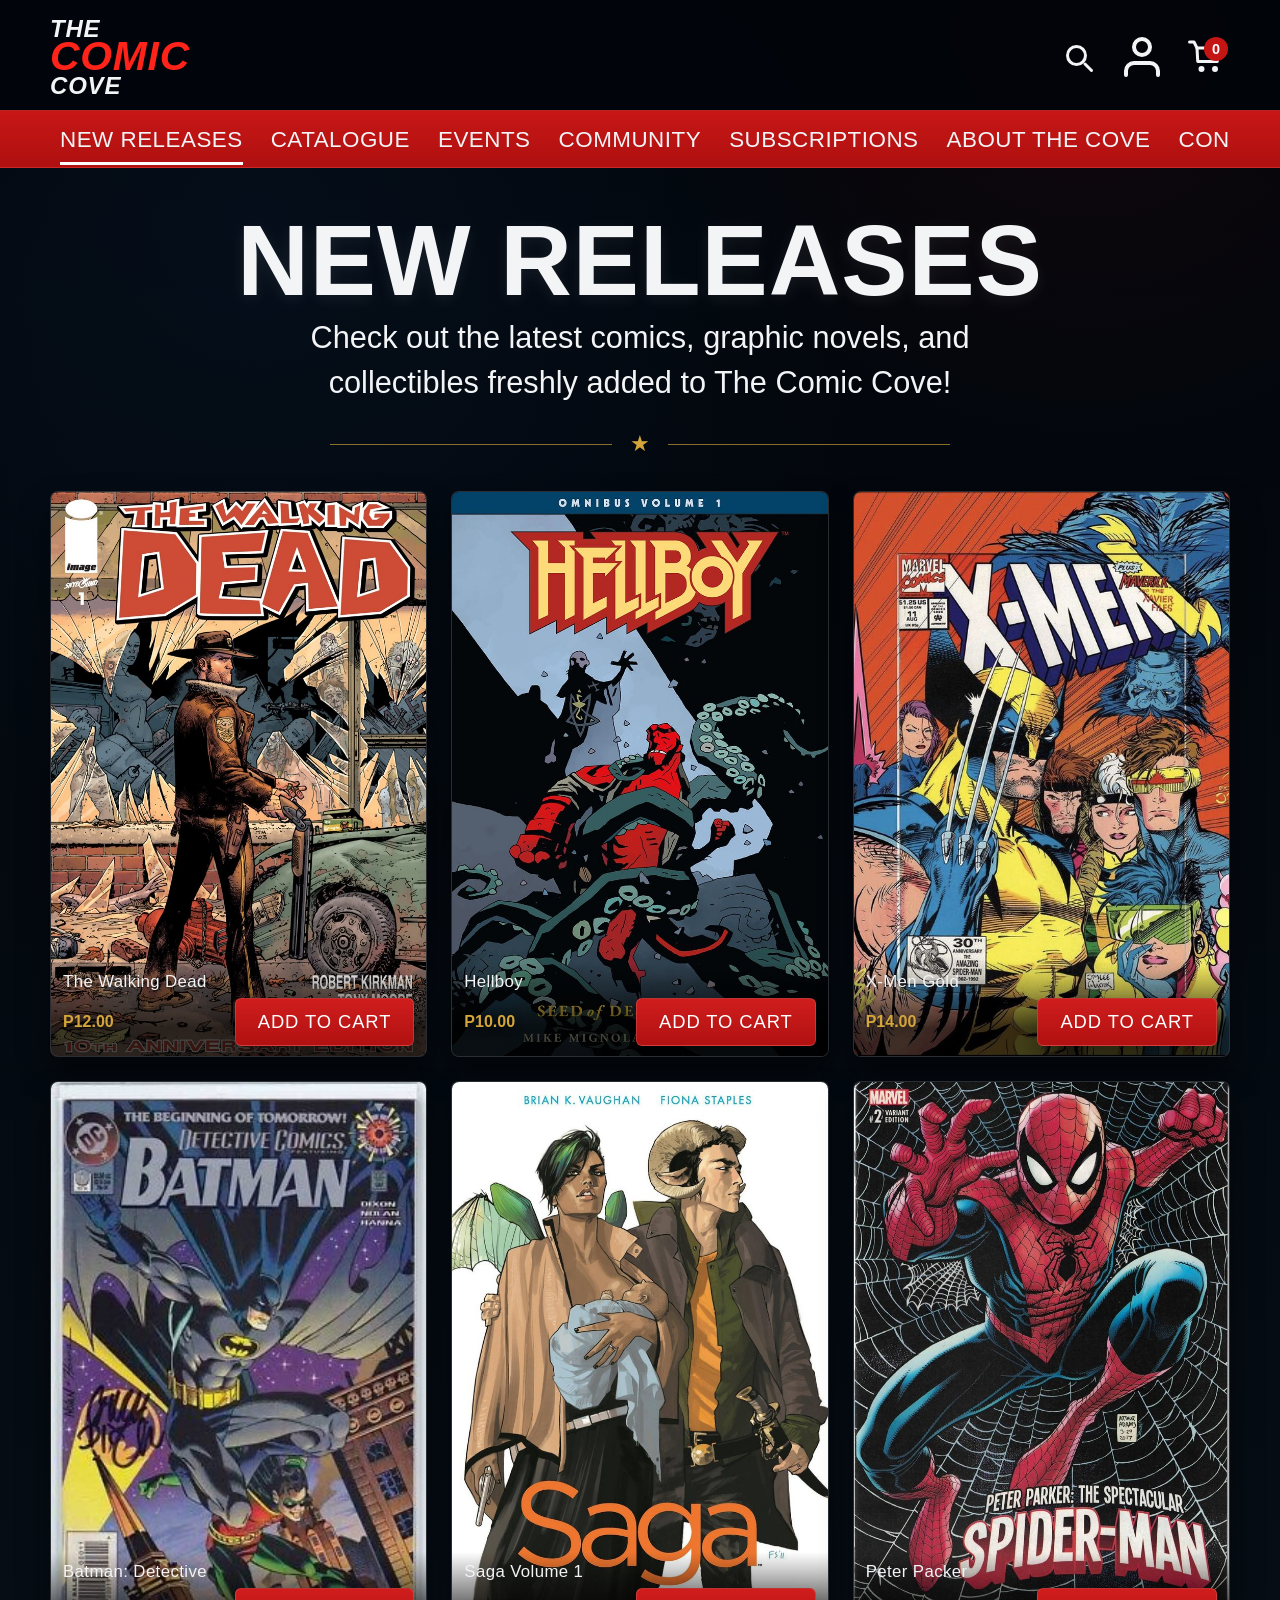
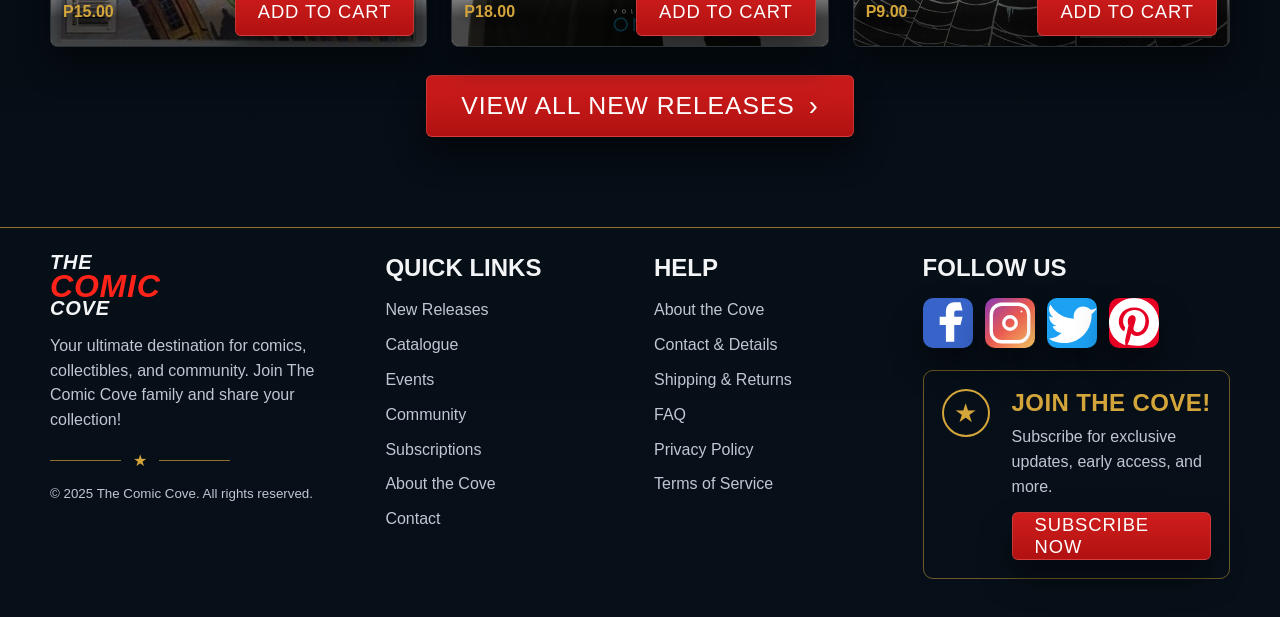
<file: index.html>
<!DOCTYPE html>
<html lang="en">
<head>
  <meta charset="UTF-8" />
  <meta name="viewport" content="width=device-width, initial-scale=1.0, viewport-fit=cover, user-scalable=yes, maximum-scale=5" />
  <title>New Releases | The Comic Cove</title>
  <link rel="stylesheet" href="assets/css/style.css" />
</head>
<body class="">
  
<header class="site-header">
  <div class="topbar container">
    <a class="logo" href="index.html"><span class="logo-top">THE</span><span class="logo-red">COMIC</span><span class="logo-bottom">COVE</span></a>
    <div class="header-icons">
      <button aria-label="Search" class="icon-btn search-btn">
        <svg xmlns="http://www.w3.org/2000/svg" viewBox="0 0 24 24" fill="none" stroke="currentColor" stroke-width="2" stroke-linecap="round" stroke-linejoin="round" aria-hidden="true" focusable="false">
          <circle cx="11" cy="11" r="6" />
          <line x1="21" y1="21" x2="16.65" y2="16.65" />
        </svg>
      </button>
      <a aria-label="Login" class="icon-link login-link" href="login.html">
        <svg xmlns="http://www.w3.org/2000/svg" viewBox="0 0 24 24" fill="none" stroke="currentColor" stroke-width="2" stroke-linecap="round" stroke-linejoin="round" aria-hidden="true" focusable="false">
          <path d="M20 21v-2a4 4 0 0 0-4-4H8a4 4 0 0 0-4 4v2" />
          <circle cx="12" cy="7" r="4" />
        </svg>
      </a>
      <button aria-label="Cart" class="icon-btn cart-btn cart-view-btn">
        <svg xmlns="http://www.w3.org/2000/svg" viewBox="0 0 24 24" fill="none" stroke="currentColor" stroke-width="2" stroke-linecap="round" stroke-linejoin="round" aria-hidden="true" focusable="false">
          <path d="M6 6h15l-1.5 9h-13z" />
          <path d="M6 6l-2-4H1" />
          <circle cx="9" cy="20" r="1" />
          <circle cx="18" cy="20" r="1" />
        </svg>
        <span class="cart-count">0</span>
      </button>
    </div>
  </div>
  <nav class="main-nav"><div class="container nav-inner"><a href="index.html" class="active">NEW RELEASES</a>
<a href="catalogue.html" class="">CATALOGUE</a>
<a href="events.html" class="">EVENTS</a>
<a href="community.html" class="">COMMUNITY</a>
<a href="subscription.html" class="">SUBSCRIPTIONS</a>
<a href="about-the-cove.html" class="">ABOUT THE COVE</a>
<a href="contact-details.html" class="">CONTACT</a></div></nav>
</header>

  <main class="page-shell">
    
<section class="container">
  <div class="center-copy">
    <h1 class="page-title">NEW RELEASES</h1>
    <p class="page-subtitle">Check out the latest comics, graphic novels, and collectibles freshly added to The Comic Cove!</p>
    <div class="section-divider"><span>★</span></div>
  </div>
  <div class="card-grid products-3">
    <article class="comic-thumb" data-product="the-walking-dead">
      <img src="assets/images/covers/the-walking-dead.jpg" alt="The Walking Dead cover"/>
      <div class="product-meta">
        <div class="product-title">The Walking Dead</div>
        <div class="product-row"><span class="product-price">P12.00</span><button class="btn btn-small" type="button" data-add-to-cart>ADD TO CART</button></div>
      </div>
    </article>
    <article class="comic-thumb" data-product="hellboy">
      <img src="assets/images/covers/hellboy.jpg" alt="Hellboy cover"/>
      <div class="product-meta">
        <div class="product-title">Hellboy</div>
        <div class="product-row"><span class="product-price">P10.00</span><button class="btn btn-small" type="button" data-add-to-cart>ADD TO CART</button></div>
      </div>
    </article>
    <article class="comic-thumb" data-product="x-men-gold">
      <img src="assets/images/covers/x-men_gold.jpg" alt="X-Men Gold cover"/>
      <div class="product-meta">
        <div class="product-title">X-Men Gold</div>
        <div class="product-row"><span class="product-price">P14.00</span><button class="btn btn-small" type="button" data-add-to-cart>ADD TO CART</button></div>
      </div>
    </article>
    <article class="comic-thumb" data-product="batman-detective">
      <img src="assets/images/covers/batman-detective.jpg.jpg" alt="Batman Detective cover"/>
      <div class="product-meta">
        <div class="product-title">Batman: Detective</div>
        <div class="product-row"><span class="product-price">P15.00</span><button class="btn btn-small" type="button" data-add-to-cart>ADD TO CART</button></div>
      </div>
    </article>
    <article class="comic-thumb" data-product="saga-volume-1">
      <img src="assets/images/covers/saga_volume_1.jpg" alt="Saga Volume 1 cover"/>
      <div class="product-meta">
        <div class="product-title">Saga Volume 1</div>
        <div class="product-row"><span class="product-price">P18.00</span><button class="btn btn-small" type="button" data-add-to-cart>ADD TO CART</button></div>
      </div>
    </article>
    <article class="comic-thumb" data-product="peter-packer">
      <img src="assets/images/covers/peter.packer..jpg" alt="Peter Packer cover"/>
      <div class="product-meta">
        <div class="product-title">Peter Packer</div>
        <div class="product-row"><span class="product-price">P9.00</span><button class="btn btn-small" type="button" data-add-to-cart>ADD TO CART</button></div>
      </div>
    </article>
  </div>
  <div class="center-cta"><a class="btn" href="catalogue.html">VIEW ALL NEW RELEASES</a></div>
</section>

  </main>
  
<footer class="site-footer">
  <div class="container footer-grid">
    <section>
      <a class="logo footer-logo" href="index.html"><span class="logo-top">THE</span><span class="logo-red">COMIC</span><span class="logo-bottom">COVE</span></a>
      <p>Your ultimate destination for comics, collectibles, and community. Join The Comic Cove family and share your collection!</p>
      <div class="mini-divider"><span>★</span></div>
      <small>© 2025 The Comic Cove. All rights reserved.</small>
    </section>
    <section>
      <h4>QUICK LINKS</h4>
      <ul>
        <li><a href="index.html">New Releases</a></li>
        <li><a href="catalogue.html">Catalogue</a></li>
        <li><a href="events.html">Events</a></li>
        <li><a href="community.html">Community</a></li>
        <li><a href="subscription.html">Subscriptions</a></li>
        <li><a href="about-the-cove.html">About the Cove</a></li>
        <li><a href="contact-details.html">Contact</a></li>
      </ul>
    </section>
    <section>
      <h4>HELP</h4>
      <ul>
        <li><a href="about-the-cove.html">About the Cove</a></li>
        <li><a href="contact-details.html">Contact &amp; Details</a></li>
        <li><a href="#">Shipping &amp; Returns</a></li>
        <li><a href="#">FAQ</a></li>
        <li><a href="#">Privacy Policy</a></li>
        <li><a href="#">Terms of Service</a></li>
      </ul>
    </section>
    <section>
      <h4>FOLLOW US</h4>
      <div class="socials">
        <a href="#" aria-label="Facebook">
          <svg xmlns="http://www.w3.org/2000/svg" viewBox="0 0 24 24" fill="currentColor" aria-hidden="true" focusable="false"><path d="M18 2h-3a4 4 0 00-4 4v3H8v4h3v8h4v-8h3l1-4h-4V7a1 1 0 011-1h3z"/></svg>
        </a>
        <a href="#" aria-label="Instagram">
          <svg xmlns="http://www.w3.org/2000/svg" viewBox="0 0 24 24" fill="none" stroke="currentColor" stroke-width="1.6" stroke-linecap="round" stroke-linejoin="round" aria-hidden="true" focusable="false"><rect x="3" y="3" width="18" height="18" rx="5"/><circle cx="12" cy="12" r="3"/><circle cx="17.5" cy="6.5" r="0.5" fill="currentColor" stroke="none"/></svg>
        </a>
        <a href="#" aria-label="Twitter">
          <svg xmlns="http://www.w3.org/2000/svg" viewBox="0 0 24 24" fill="currentColor" aria-hidden="true" focusable="false"><path d="M23.643 4.937c-.835.37-1.732.623-2.675.737a4.66 4.66 0 0 0-8.02 4.246A13.222 13.222 0 0 1 1.64 3.149a4.656 4.656 0 0 0 1.442 6.205c-.714-.023-1.387-.219-1.977-.547v.055c0 2.218 1.581 4.067 3.687 4.491a4.71 4.71 0 0 1-2.11.08c.597 1.863 2.33 3.22 4.382 3.259A9.373 9.373 0 0 1 .96 19.54a13.2 13.2 0 0 0 7.154 2.096c8.583 0 13.287-7.108 13.287-13.287 0-.202-.005-.404-.014-.605a9.48 9.48 0 0 0 2.339-2.413z"/></svg>
        </a>
        <a href="#" aria-label="Pinterest">
          <svg xmlns="http://www.w3.org/2000/svg" viewBox="0 0 24 24" fill="currentColor" aria-hidden="true" focusable="false"><path d="M12.004 0C5.374 0 0 5.373 0 12.004c0 4.99 3.29 9.255 7.876 10.63-.109-.903-.206-2.293.042-3.283.226-.969 1.456-6.182 1.456-6.182s-.37-.741-.37-1.835c0-1.718.997-3 2.238-3 1.055 0 1.564.79 1.564 1.738 0 1.058-.673 2.639-1.02 4.102-.29 1.23.614 2.234 1.826 2.234 2.192 0 3.874-2.31 3.874-5.645 0-2.949-2.12-5.012-5.154-5.012-3.51 0-5.596 2.637-5.596 5.362 0 1.056.406 2.19.915 2.807.101.123.116.23.084.354-.091.39-.297 1.23-.336 1.4-.05.228-.165.277-.382.167-1.42-.662-2.31-2.724-2.31-4.387 0-3.57 2.597-6.847 7.493-6.847 3.94 0 6.999 2.811 6.999 6.567 0 3.928-2.468 7.086-5.904 7.086-1.152 0-2.237-.597-2.606-1.305 0 0-.554 2.104-.69 2.708-.25.95-.74 1.9-1.19 2.645 1.06.326 2.184.502 3.35.502C18.633 24 24 18.627 24 12.004 24 5.373 18.63 0 12.004 0z"/></svg>
        </a>
      </div>
      <div class="subscribe-box">
        <div class="subscribe-icon">★</div>
        <div>
          <h5>JOIN THE COVE!</h5>
          <p>Subscribe for exclusive updates, early access, and more.</p>
          <a href="subscription.html" class="btn btn-small">SUBSCRIBE NOW</a>
        </div>
      </div>
    </section>
  </div>
</footer>

  <script src="assets/js/script.js"></script>
</body>
</html>
</file>
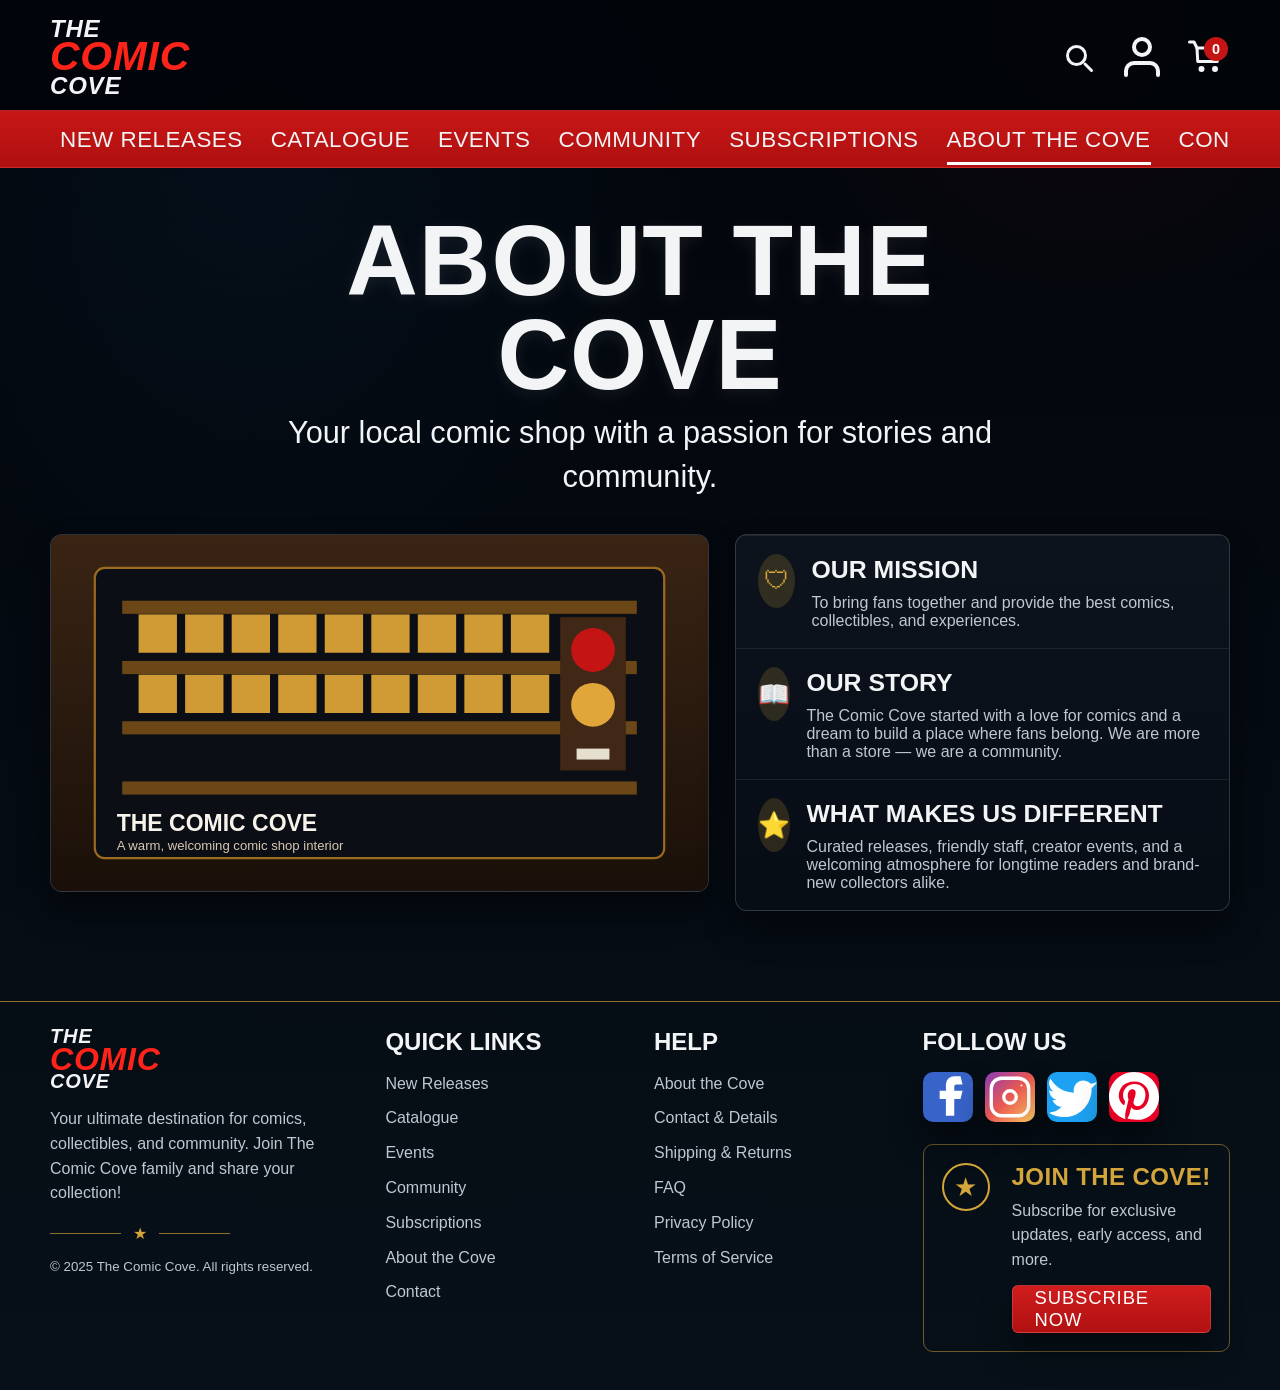
<file: about-the-cove.html>
<!DOCTYPE html>
<html lang="en">
<head>
  <meta charset="UTF-8" />
  <meta name="viewport" content="width=device-width, initial-scale=1.0, viewport-fit=cover, user-scalable=yes, maximum-scale=5" />
  <title>About the Cove | The Comic Cove</title>
  <link rel="stylesheet" href="assets/css/style.css" />
</head>
<body class="">
  
<header class="site-header">
  <div class="topbar container">
    <a class="logo" href="index.html"><span class="logo-top">THE</span><span class="logo-red">COMIC</span><span class="logo-bottom">COVE</span></a>
    <div class="header-icons">
      <button aria-label="Search" class="icon-btn search-btn">
        <svg xmlns="http://www.w3.org/2000/svg" viewBox="0 0 24 24" fill="none" stroke="currentColor" stroke-width="2" stroke-linecap="round" stroke-linejoin="round" aria-hidden="true" focusable="false">
          <circle cx="11" cy="11" r="6" />
          <line x1="21" y1="21" x2="16.65" y2="16.65" />
        </svg>
      </button>
      <a aria-label="Login" class="icon-link login-link" href="login.html">
        <svg xmlns="http://www.w3.org/2000/svg" viewBox="0 0 24 24" fill="none" stroke="currentColor" stroke-width="2" stroke-linecap="round" stroke-linejoin="round" aria-hidden="true" focusable="false">
          <path d="M20 21v-2a4 4 0 0 0-4-4H8a4 4 0 0 0-4 4v2" />
          <circle cx="12" cy="7" r="4" />
        </svg>
      </a>
      <button aria-label="Cart" class="icon-btn cart-btn cart-view-btn">
        <svg xmlns="http://www.w3.org/2000/svg" viewBox="0 0 24 24" fill="none" stroke="currentColor" stroke-width="2" stroke-linecap="round" stroke-linejoin="round" aria-hidden="true" focusable="false">
          <path d="M6 6h15l-1.5 9h-13z" />
          <path d="M6 6l-2-4H1" />
          <circle cx="9" cy="20" r="1" />
          <circle cx="18" cy="20" r="1" />
        </svg>
        <span class="cart-count">0</span>
      </button>
    </div>
  </div>
  <nav class="main-nav"><div class="container nav-inner"><a href="index.html" class="">NEW RELEASES</a>
<a href="catalogue.html" class="">CATALOGUE</a>
<a href="events.html" class="">EVENTS</a>
<a href="community.html" class="">COMMUNITY</a>
<a href="subscription.html" class="">SUBSCRIPTIONS</a>
<a href="about-the-cove.html" class="active">ABOUT THE COVE</a>
<a href="contact-details.html" class="">CONTACT</a></div></nav>
</header>

  <main class="page-shell">
    
<section class="container">
  <div class="center-copy">
    <h1 class="page-title">ABOUT THE COVE</h1>
    <p class="page-subtitle">Your local comic shop with a passion for stories and community.</p>
  </div>
  <div class="about-grid">
    <article class="feature-panel">
      <img src="assets/images/ui/store-illustration.svg" alt="Comic shop illustration">
    </article>
    <article class="feature-panel">
      <div class="story-box">
        <div class="story-icon">🛡</div>
        <div>
          <h3>OUR MISSION</h3>
          <p>To bring fans together and provide the best comics, collectibles, and experiences.</p>
        </div>
      </div>
      <div class="story-box">
        <div class="story-icon">📖</div>
        <div>
          <h3>OUR STORY</h3>
          <p>The Comic Cove started with a love for comics and a dream to build a place where fans belong. We are more than a store — we are a community.</p>
        </div>
      </div>
      <div class="story-box">
        <div class="story-icon">⭐</div>
        <div>
          <h3>WHAT MAKES US DIFFERENT</h3>
          <p>Curated releases, friendly staff, creator events, and a welcoming atmosphere for longtime readers and brand-new collectors alike.</p>
        </div>
      </div>
    </article>
  </div>
</section>

  </main>
  
<footer class="site-footer">
  <div class="container footer-grid">
    <section>
      <a class="logo footer-logo" href="index.html"><span class="logo-top">THE</span><span class="logo-red">COMIC</span><span class="logo-bottom">COVE</span></a>
      <p>Your ultimate destination for comics, collectibles, and community. Join The Comic Cove family and share your collection!</p>
      <div class="mini-divider"><span>★</span></div>
      <small>© 2025 The Comic Cove. All rights reserved.</small>
    </section>
    <section>
      <h4>QUICK LINKS</h4>
      <ul>
        <li><a href="index.html">New Releases</a></li>
        <li><a href="catalogue.html">Catalogue</a></li>
        <li><a href="events.html">Events</a></li>
        <li><a href="community.html">Community</a></li>
        <li><a href="subscription.html">Subscriptions</a></li>
        <li><a href="about-the-cove.html">About the Cove</a></li>
        <li><a href="contact-details.html">Contact</a></li>
      </ul>
    </section>
    <section>
      <h4>HELP</h4>
      <ul>
        <li><a href="about-the-cove.html">About the Cove</a></li>
        <li><a href="contact-details.html">Contact &amp; Details</a></li>
        <li><a href="#">Shipping &amp; Returns</a></li>
        <li><a href="#">FAQ</a></li>
        <li><a href="#">Privacy Policy</a></li>
        <li><a href="#">Terms of Service</a></li>
      </ul>
    </section>
    <section>
      <h4>FOLLOW US</h4>
      <div class="socials">
        <a href="#" aria-label="Facebook">
          <svg xmlns="http://www.w3.org/2000/svg" viewBox="0 0 24 24" fill="currentColor" aria-hidden="true" focusable="false"><path d="M18 2h-3a4 4 0 00-4 4v3H8v4h3v8h4v-8h3l1-4h-4V7a1 1 0 011-1h3z"/></svg>
        </a>
        <a href="#" aria-label="Instagram">
          <svg xmlns="http://www.w3.org/2000/svg" viewBox="0 0 24 24" fill="none" stroke="currentColor" stroke-width="1.6" stroke-linecap="round" stroke-linejoin="round" aria-hidden="true" focusable="false"><rect x="3" y="3" width="18" height="18" rx="5"/><circle cx="12" cy="12" r="3"/><circle cx="17.5" cy="6.5" r="0.5" fill="currentColor" stroke="none"/></svg>
        </a>
        <a href="#" aria-label="Twitter">
          <svg xmlns="http://www.w3.org/2000/svg" viewBox="0 0 24 24" fill="currentColor" aria-hidden="true" focusable="false"><path d="M23.643 4.937c-.835.37-1.732.623-2.675.737a4.66 4.66 0 0 0-8.02 4.246A13.222 13.222 0 0 1 1.64 3.149a4.656 4.656 0 0 0 1.442 6.205c-.714-.023-1.387-.219-1.977-.547v.055c0 2.218 1.581 4.067 3.687 4.491a4.71 4.71 0 0 1-2.11.08c.597 1.863 2.33 3.22 4.382 3.259A9.373 9.373 0 0 1 .96 19.54a13.2 13.2 0 0 0 7.154 2.096c8.583 0 13.287-7.108 13.287-13.287 0-.202-.005-.404-.014-.605a9.48 9.48 0 0 0 2.339-2.413z"/></svg>
        </a>
        <a href="#" aria-label="Pinterest">
          <svg xmlns="http://www.w3.org/2000/svg" viewBox="0 0 24 24" fill="currentColor" aria-hidden="true" focusable="false"><path d="M12.004 0C5.374 0 0 5.373 0 12.004c0 4.99 3.29 9.255 7.876 10.63-.109-.903-.206-2.293.042-3.283.226-.969 1.456-6.182 1.456-6.182s-.37-.741-.370-1.835c0-1.718.997-3 2.238-3 1.055 0 1.564.79 1.564 1.738 0 1.058-.673 2.639-1.02 4.102-.29 1.23.614 2.234 1.826 2.234 2.192 0 3.874-2.31 3.874-5.645 0-2.949-2.12-5.012-5.154-5.012-3.51 0-5.596 2.637-5.596 5.362 0 1.056.406 2.19.915 2.807.101.123.116.23.084.354-.091.39-.297 1.23-.336 1.4-.05.228-.165.277-.382.167-1.42-.662-2.31-2.724-2.31-4.387 0-3.57 2.597-6.847 7.493-6.847 3.94 0 6.999 2.811 6.999 6.567 0 3.928-2.468 7.086-5.904 7.086-1.152 0-2.237-.597-2.606-1.305 0 0-.554 2.104-.69 2.708-.25.95-.74 1.9-1.19 2.645 1.06.326 2.184.502 3.35.502C18.633 24 24 18.627 24 12.004 24 5.373 18.63 0 12.004 0z"/></svg>
        </a>
      </div>
      <div class="subscribe-box">
        <div class="subscribe-icon">★</div>
        <div>
          <h5>JOIN THE COVE!</h5>
          <p>Subscribe for exclusive updates, early access, and more.</p>
          <a href="subscription.html" class="btn btn-small">SUBSCRIBE NOW</a>
        </div>
      </div>
    </section>
  </div>
</footer>

  <script src="assets/js/script.js"></script>
</body>
</html>
</file>
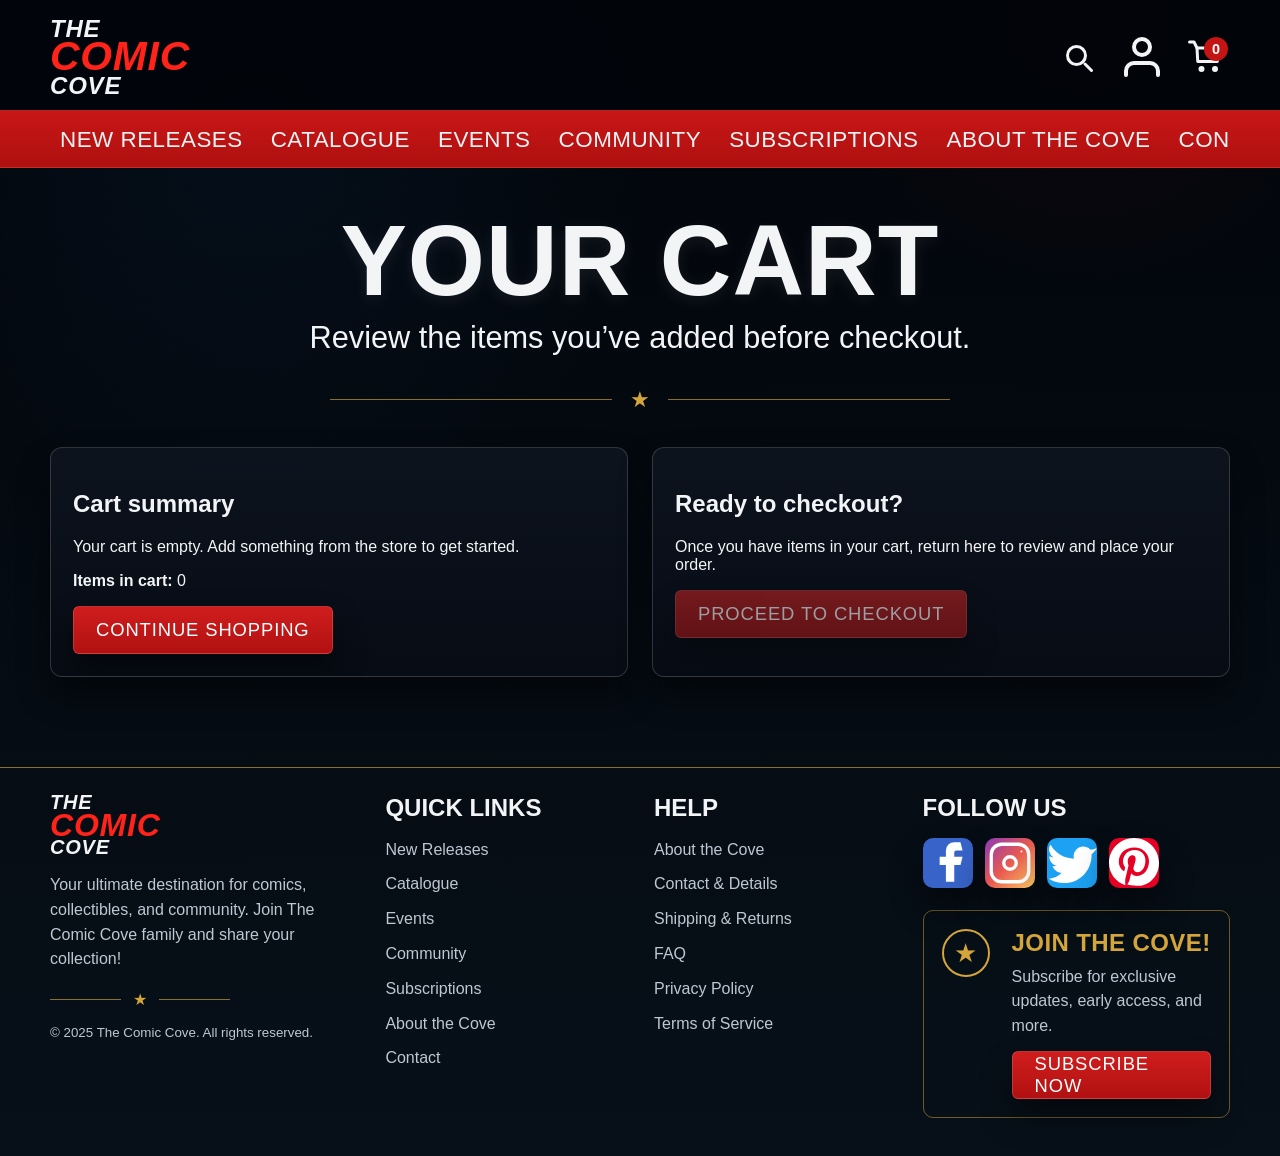
<file: cart.html>
<!DOCTYPE html>
<html lang="en">
<head>
  <meta charset="UTF-8" />
  <meta name="viewport" content="width=device-width, initial-scale=1.0, viewport-fit=cover, user-scalable=yes, maximum-scale=5" />
  <title>Your Cart | The Comic Cove</title>
  <link rel="stylesheet" href="assets/css/style.css" />
</head>
<body>
<header class="site-header">
  <div class="topbar container">
    <a class="logo" href="index.html"><span class="logo-top">THE</span><span class="logo-red">COMIC</span><span class="logo-bottom">COVE</span></a>
    <div class="header-icons">
      <button aria-label="Search" class="icon-btn search-btn">
        <svg xmlns="http://www.w3.org/2000/svg" viewBox="0 0 24 24" fill="none" stroke="currentColor" stroke-width="2" stroke-linecap="round" stroke-linejoin="round" aria-hidden="true" focusable="false">
          <circle cx="11" cy="11" r="6" />
          <line x1="21" y1="21" x2="16.65" y2="16.65" />
        </svg>
      </button>
      <a aria-label="Login" class="icon-link login-link" href="login.html">
        <svg xmlns="http://www.w3.org/2000/svg" viewBox="0 0 24 24" fill="none" stroke="currentColor" stroke-width="2" stroke-linecap="round" stroke-linejoin="round" aria-hidden="true" focusable="false">
          <path d="M20 21v-2a4 4 0 0 0-4-4H8a4 4 0 0 0-4 4v2" />
          <circle cx="12" cy="7" r="4" />
        </svg>
      </a>
      <button aria-label="Cart" class="icon-btn cart-btn cart-view-btn">
        <svg xmlns="http://www.w3.org/2000/svg" viewBox="0 0 24 24" fill="none" stroke="currentColor" stroke-width="2" stroke-linecap="round" stroke-linejoin="round" aria-hidden="true" focusable="false">
          <path d="M6 6h15l-1.5 9h-13z" />
          <path d="M6 6l-2-4H1" />
          <circle cx="9" cy="20" r="1" />
          <circle cx="18" cy="20" r="1" />
        </svg>
        <span class="cart-count">0</span>
      </button>
    </div>
  </div>
  <nav class="main-nav"><div class="container nav-inner"><a href="index.html">NEW RELEASES</a><a href="catalogue.html">CATALOGUE</a><a href="events.html">EVENTS</a><a href="community.html">COMMUNITY</a><a href="subscription.html">SUBSCRIPTIONS</a><a href="about-the-cove.html">ABOUT THE COVE</a><a href="contact-details.html">CONTACT</a></div></nav>
</header>
<main class="page-shell">
  <section class="container">
    <div class="center-copy">
      <h1 class="page-title">YOUR CART</h1>
      <p class="page-subtitle">Review the items you’ve added before checkout.</p>
      <div class="section-divider"><span>★</span></div>
    </div>
    <div class="card-grid products-2">
      <div class="feature-panel">
        <div class="content">
          <h2>Cart summary</h2>
          <p class="cart-message">Your cart is empty. Add something from the store to get started.</p>
          <p><strong>Items in cart:</strong> <span class="cart-items-count">0</span></p>
          <a class="btn btn-small" href="catalogue.html">CONTINUE SHOPPING</a>
        </div>
      </div>
      <div class="feature-panel">
        <div class="content">
          <h2>Ready to checkout?</h2>
          <p>Once you have items in your cart, return here to review and place your order.</p>
          <a id="checkout-btn" class="btn btn-small disabled" aria-disabled="true" href="#">PROCEED TO CHECKOUT</a>
        </div>
      </div>
    </div>
  </section>
</main>
<footer class="site-footer">
  <div class="container footer-grid">
    <section>
      <a class="logo footer-logo" href="index.html"><span class="logo-top">THE</span><span class="logo-red">COMIC</span><span class="logo-bottom">COVE</span></a>
      <p>Your ultimate destination for comics, collectibles, and community. Join The Comic Cove family and share your collection!</p>
      <div class="mini-divider"><span>★</span></div>
      <small>© 2025 The Comic Cove. All rights reserved.</small>
    </section>
    <section>
      <h4>QUICK LINKS</h4>
      <ul>
        <li><a href="index.html">New Releases</a></li>
        <li><a href="catalogue.html">Catalogue</a></li>
        <li><a href="events.html">Events</a></li>
        <li><a href="community.html">Community</a></li>
        <li><a href="subscription.html">Subscriptions</a></li>
        <li><a href="about-the-cove.html">About the Cove</a></li>
        <li><a href="contact-details.html">Contact</a></li>
      </ul>
    </section>
    <section>
      <h4>HELP</h4>
      <ul>
        <li><a href="about-the-cove.html">About the Cove</a></li>
        <li><a href="contact-details.html">Contact &amp; Details</a></li>
        <li><a href="#">Shipping &amp; Returns</a></li>
        <li><a href="#">FAQ</a></li>
        <li><a href="#">Privacy Policy</a></li>
        <li><a href="#">Terms of Service</a></li>
      </ul>
    </section>
    <section>
      <h4>FOLLOW US</h4>
      <div class="socials">
        <a href="#" aria-label="Facebook">
          <svg xmlns="http://www.w3.org/2000/svg" viewBox="0 0 24 24" fill="currentColor" aria-hidden="true" focusable="false"><path d="M18 2h-3a4 4 0 00-4 4v3H8v4h3v8h4v-8h3l1-4h-4V7a1 1 0 011-1h3z"/></svg>
        </a>
        <a href="#" aria-label="Instagram">
          <svg xmlns="http://www.w3.org/2000/svg" viewBox="0 0 24 24" fill="none" stroke="currentColor" stroke-width="1.6" stroke-linecap="round" stroke-linejoin="round" aria-hidden="true" focusable="false"><rect x="3" y="3" width="18" height="18" rx="5"/><circle cx="12" cy="12" r="3"/><circle cx="17.5" cy="6.5" r="0.5" fill="currentColor" stroke="none"/></svg>
        </a>
        <a href="#" aria-label="Twitter">
          <svg xmlns="http://www.w3.org/2000/svg" viewBox="0 0 24 24" fill="currentColor" aria-hidden="true" focusable="false"><path d="M23.643 4.937c-.835.37-1.732.623-2.675.737a4.66 4.66 0 0 0-8.02 4.246A13.222 13.222 0 0 1 1.64 3.149a4.656 4.656 0 0 0 1.442 6.205c-.714-.023-1.387-.219-1.977-.547v.055c0 2.218 1.581 4.067 3.687 4.491a4.71 4.71 0 0 1-2.11.08c.597 1.863 2.33 3.22 4.382 3.259A9.373 9.373 0 0 1 .96 19.54a13.2 13.2 0 0 0 7.154 2.096c8.583 0 13.287-7.108 13.287-13.287 0-.202-.005-.404-.014-.605a9.48 9.48 0 0 0 2.339-2.413z"/></svg>
        </a>
        <a href="#" aria-label="Pinterest">
          <svg xmlns="http://www.w3.org/2000/svg" viewBox="0 0 24 24" fill="currentColor" aria-hidden="true" focusable="false"><path d="M12.004 0C5.374 0 0 5.373 0 12.004c0 4.99 3.29 9.255 7.876 10.63-.109-.903-.206-2.293.042-3.283.226-.969 1.456-6.182 1.456-6.182s-.37-.741-.370-1.835c0-1.718.997-3 2.238-3 1.055 0 1.564.79 1.564 1.738 0 1.058-.673 2.639-1.02 4.102-.29 1.23.614 2.234 1.826 2.234 2.192 0 3.874-2.31 3.874-5.645 0-2.949-2.12-5.012-5.154-5.012-3.51 0-5.596 2.637-5.596 5.362 0 1.056.406 2.19.915 2.807.101.123.116.23.084.354-.091.39-.297 1.23-.336 1.4-.05.228-.165.277-.382.167-1.42-.662-2.31-2.724-2.31-4.387 0-3.57 2.597-6.847 7.493-6.847 3.94 0 6.999 2.811 6.999 6.567 0 3.928-2.468 7.086-5.904 7.086-1.152 0-2.237-.597-2.606-1.305 0 0-.554 2.104-.69 2.708-.25.95-.74 1.9-1.19 2.645 1.06.326 2.184.502 3.35.502C18.633 24 24 18.627 24 12.004 24 5.373 18.63 0 12.004 0z"/></svg>
        </a>
      </div>
      <div class="subscribe-box">
        <div class="subscribe-icon">★</div>
        <div>
          <h5>JOIN THE COVE!</h5>
          <p>Subscribe for exclusive updates, early access, and more.</p>
          <a href="subscription.html" class="btn btn-small">SUBSCRIBE NOW</a>
        </div>
      </div>
    </section>
  </div>
</footer>
<script src="assets/js/script.js"></script>
</body>
</html>
</file>
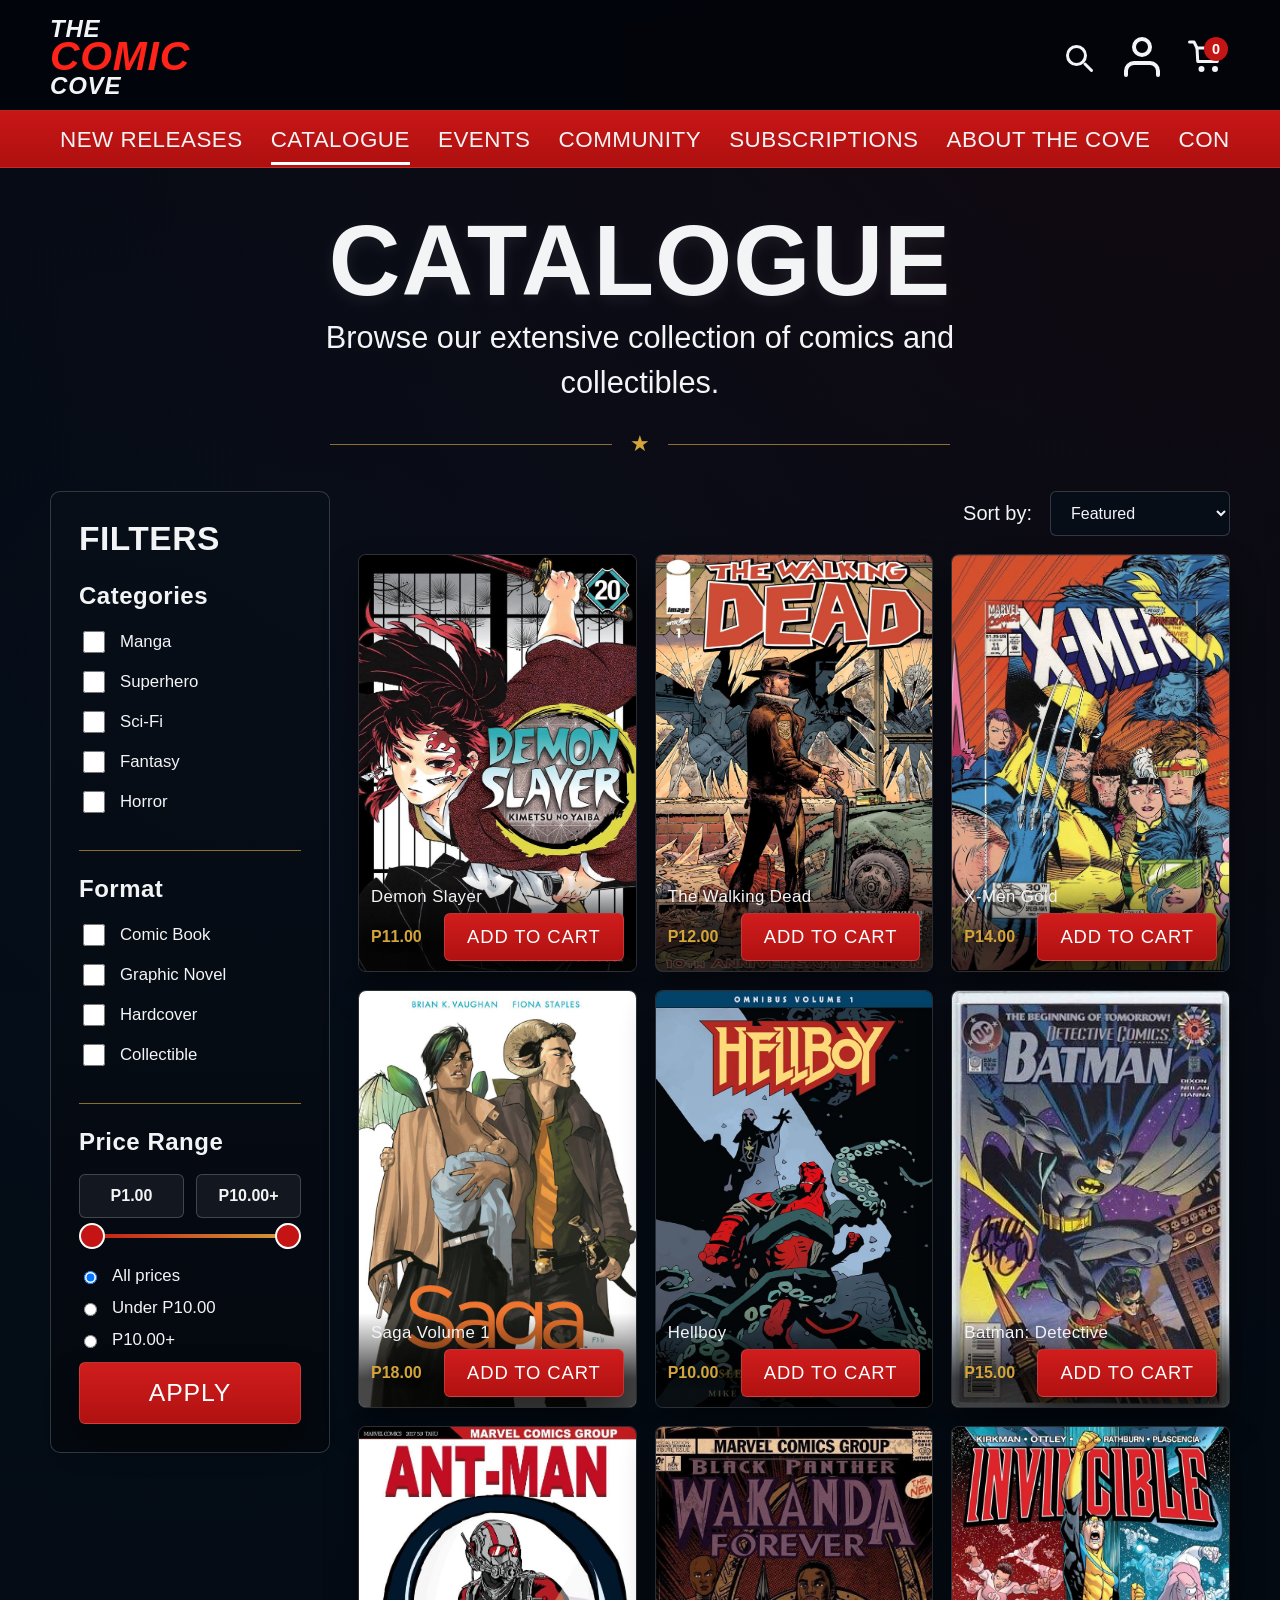
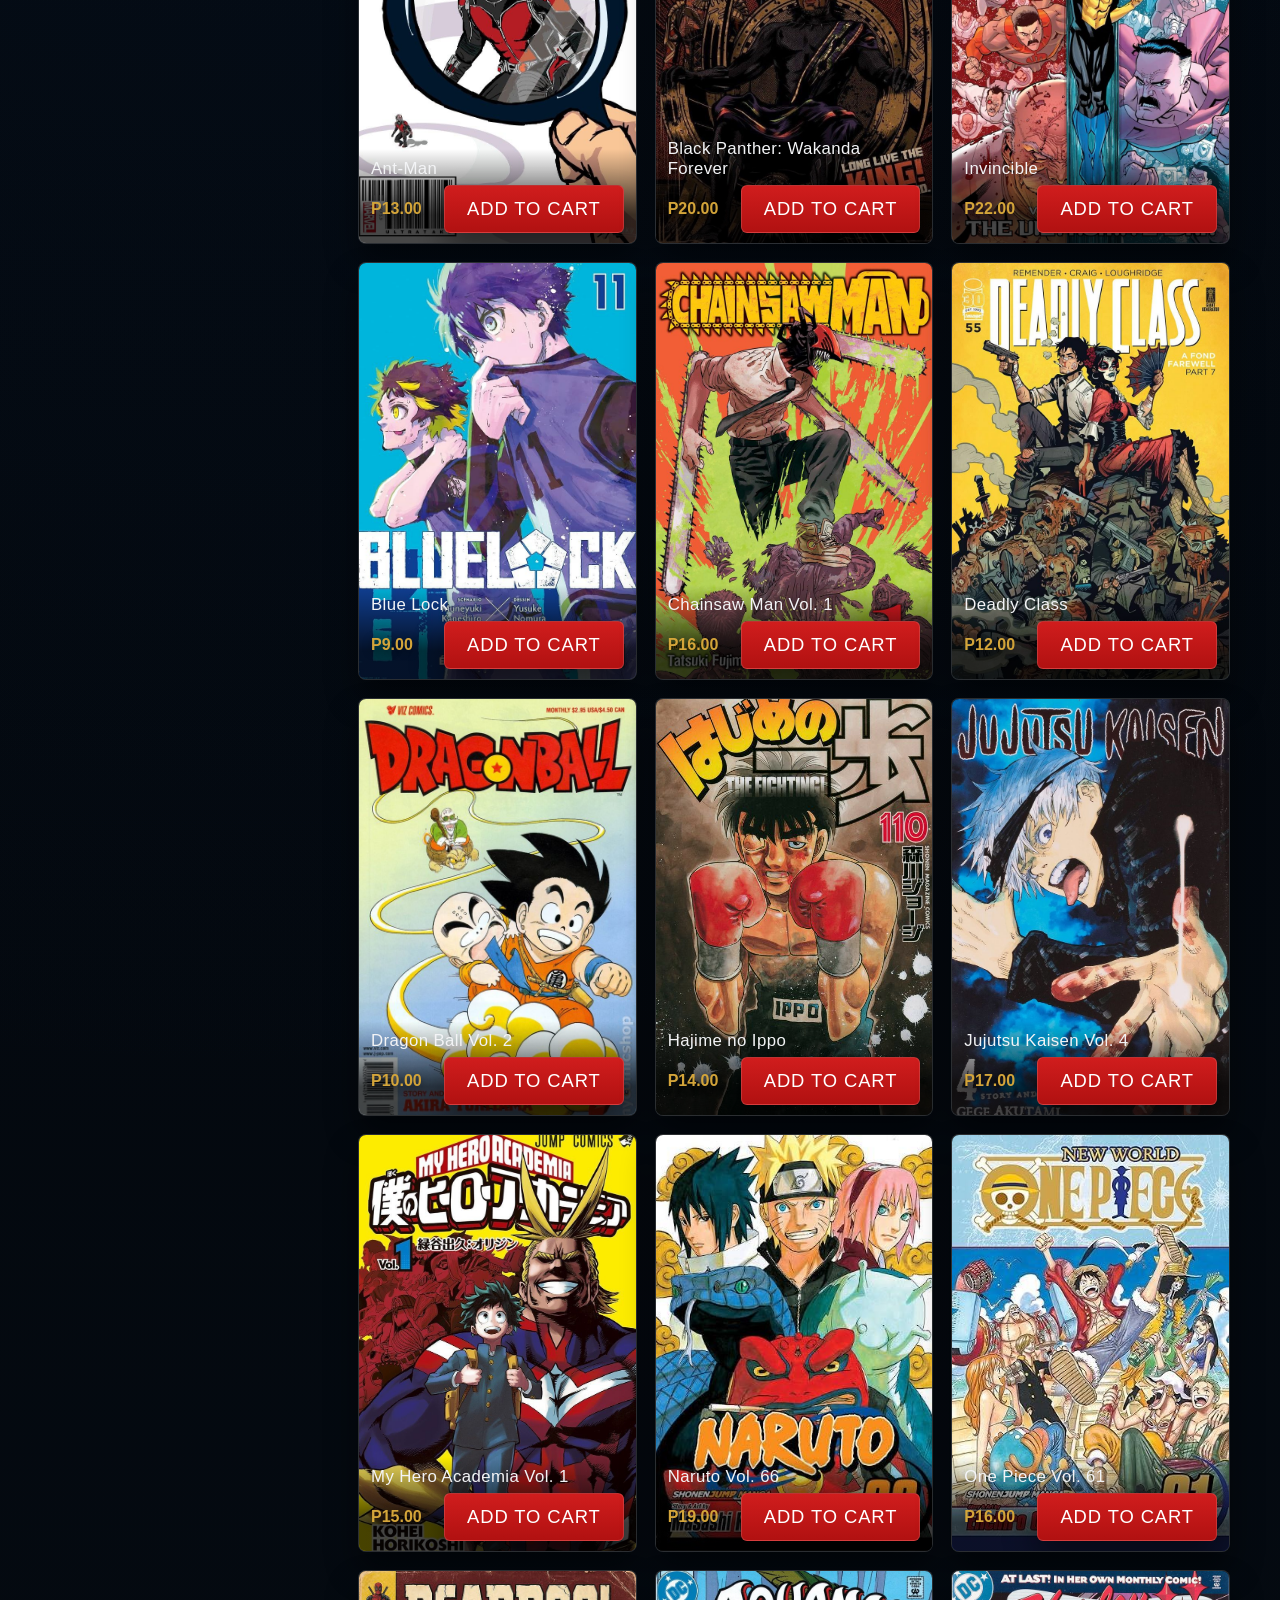
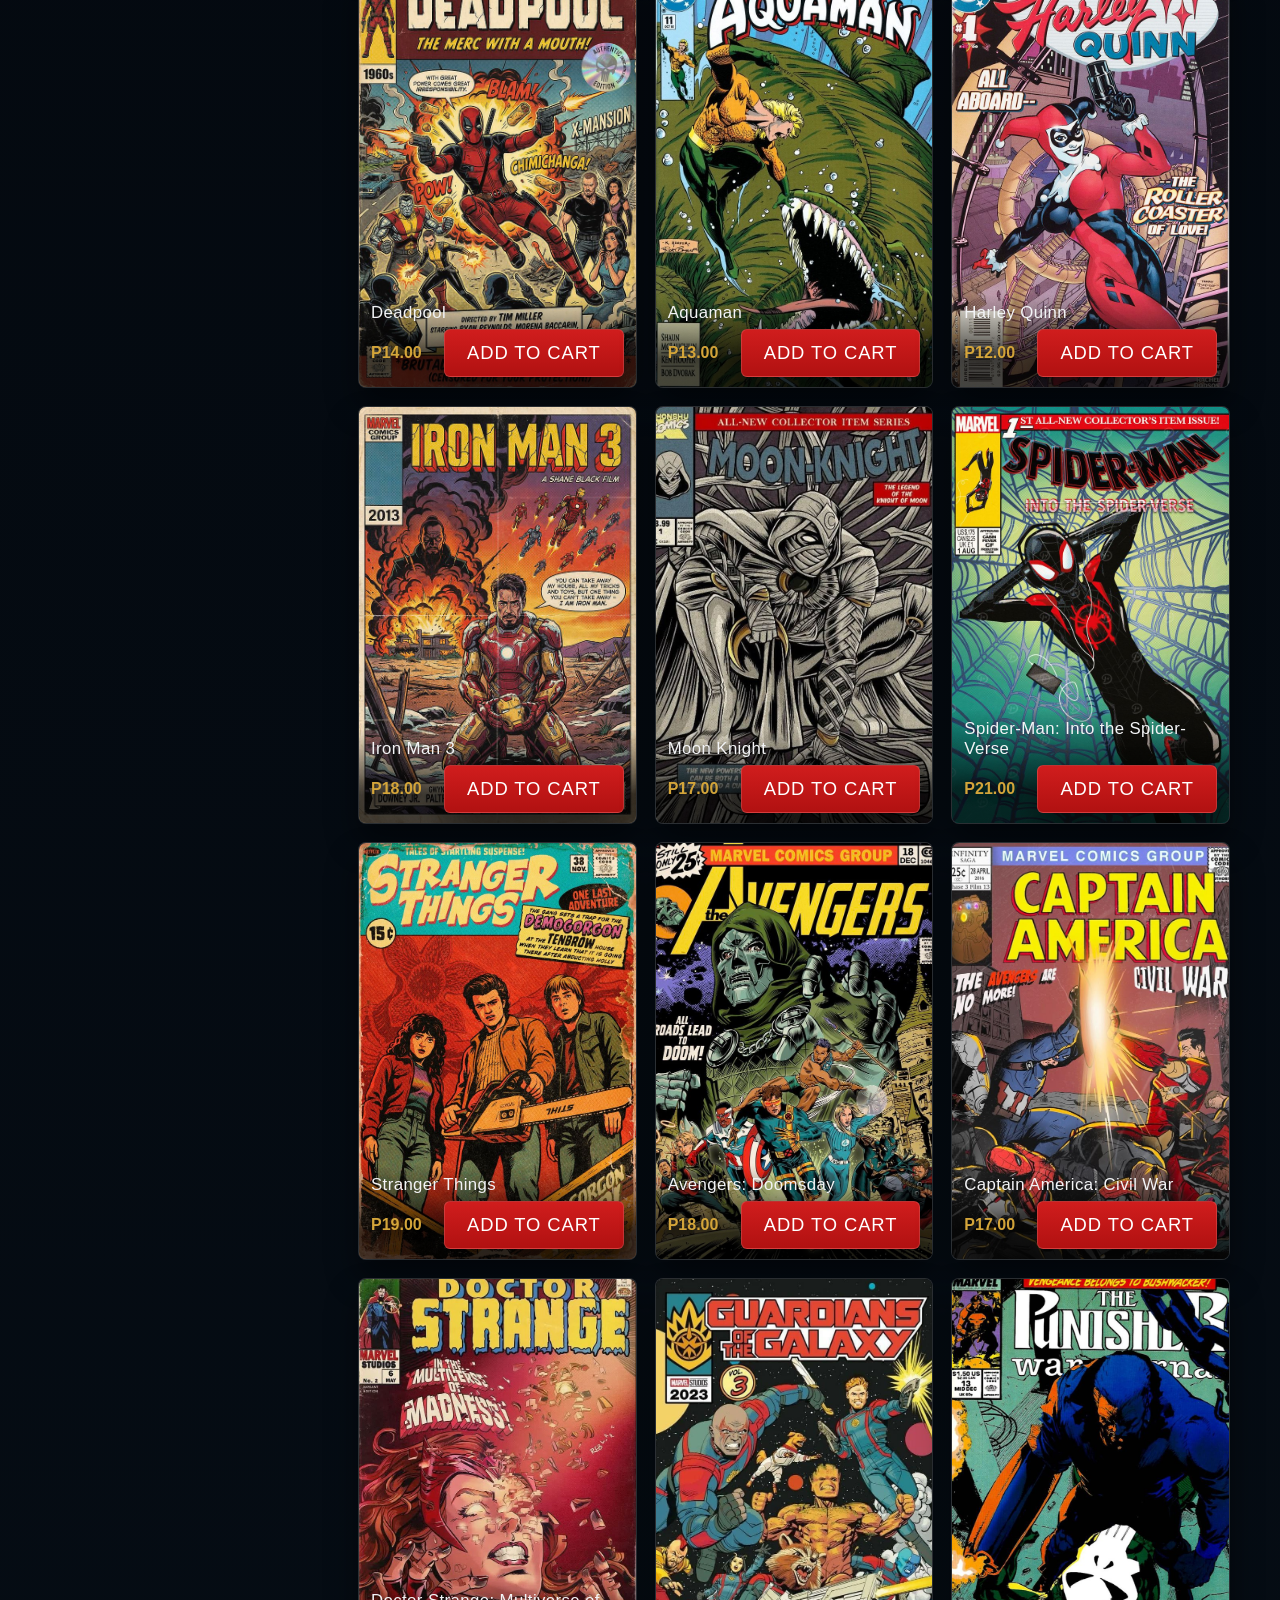
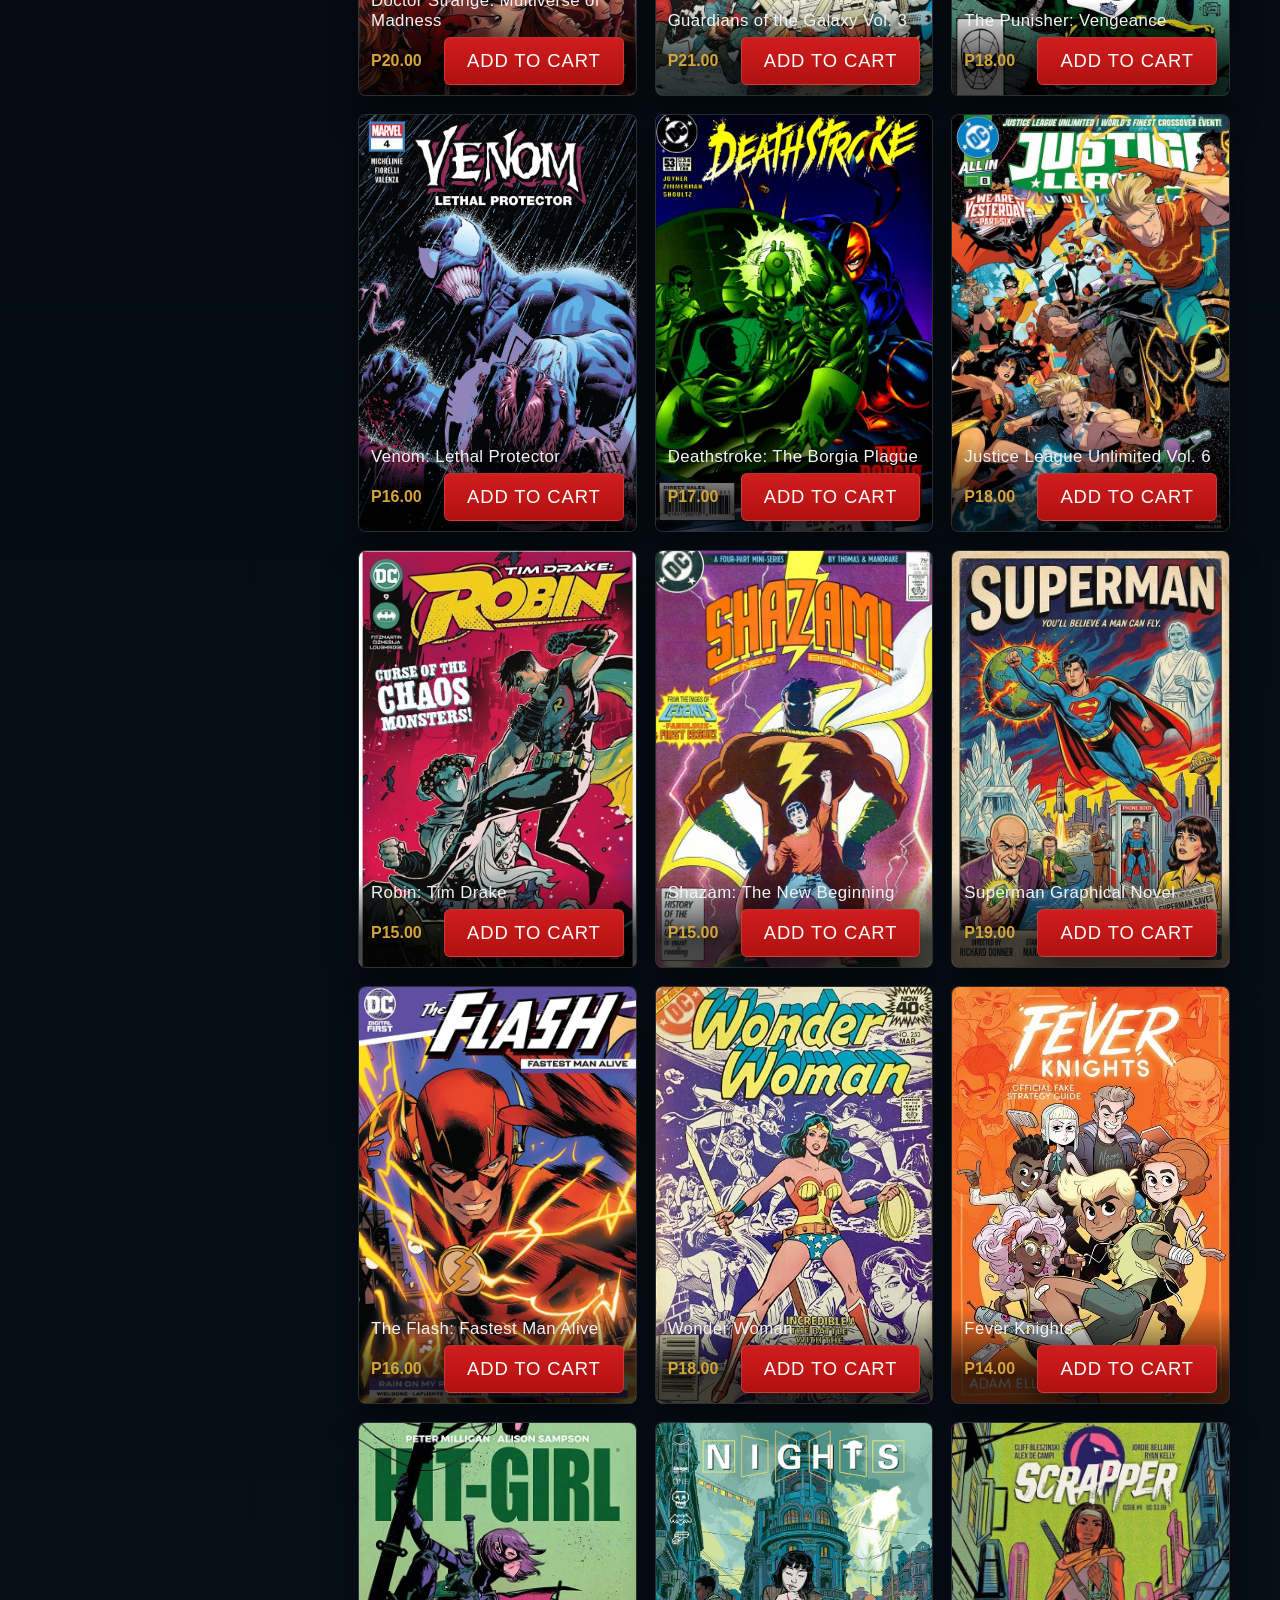
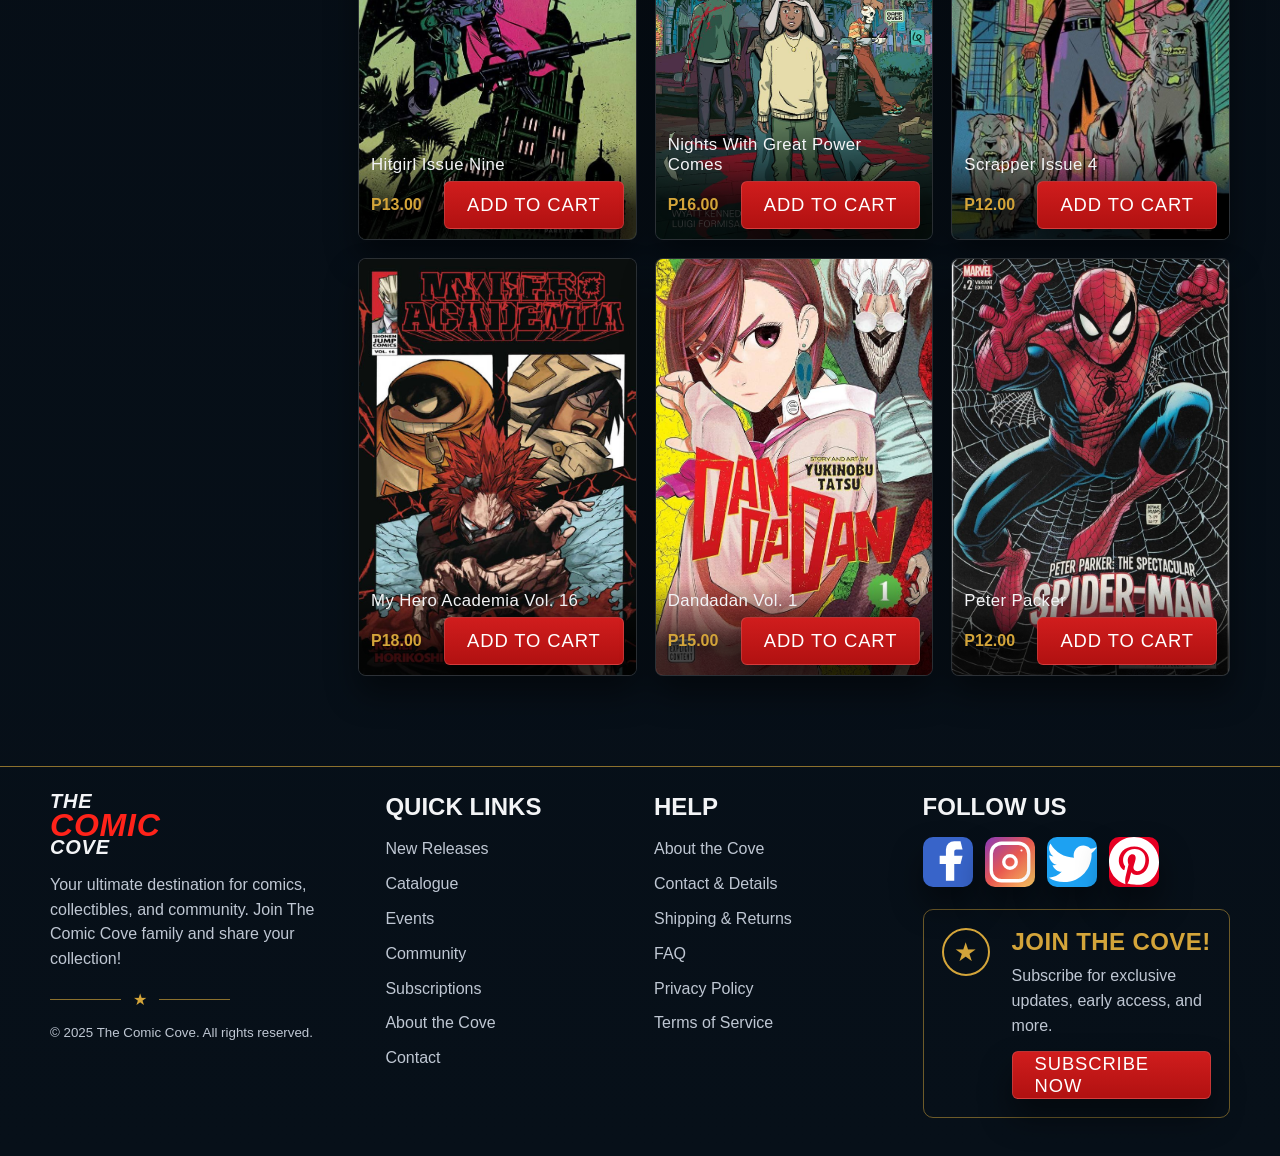
<file: catalogue.html>
<!DOCTYPE html>
<html lang="en">
<head>
  <meta charset="UTF-8" />
  <meta name="viewport" content="width=device-width, initial-scale=1.0, viewport-fit=cover, user-scalable=yes, maximum-scale=5" />
  <title>Catalogue | The Comic Cove</title>
  <link rel="stylesheet" href="assets/css/style.css" />
</head>
<body class="">
  
<header class="site-header">
  <div class="topbar container">
    <a class="logo" href="index.html"><span class="logo-top">THE</span><span class="logo-red">COMIC</span><span class="logo-bottom">COVE</span></a>
    <div class="header-icons">
      <button aria-label="Search" class="icon-btn search-btn">
        <svg xmlns="http://www.w3.org/2000/svg" viewBox="0 0 24 24" fill="none" stroke="currentColor" stroke-width="2" stroke-linecap="round" stroke-linejoin="round" aria-hidden="true" focusable="false">
          <circle cx="11" cy="11" r="6" />
          <line x1="21" y1="21" x2="16.65" y2="16.65" />
        </svg>
      </button>
      <a aria-label="Login" class="icon-link login-link" href="login.html">
        <svg xmlns="http://www.w3.org/2000/svg" viewBox="0 0 24 24" fill="none" stroke="currentColor" stroke-width="2" stroke-linecap="round" stroke-linejoin="round" aria-hidden="true" focusable="false">
          <path d="M20 21v-2a4 4 0 0 0-4-4H8a4 4 0 0 0-4 4v2" />
          <circle cx="12" cy="7" r="4" />
        </svg>
      </a>
      <button aria-label="Cart" class="icon-btn cart-btn cart-view-btn">
        <svg xmlns="http://www.w3.org/2000/svg" viewBox="0 0 24 24" fill="none" stroke="currentColor" stroke-width="2" stroke-linecap="round" stroke-linejoin="round" aria-hidden="true" focusable="false">
          <path d="M6 6h15l-1.5 9h-13z" />
          <path d="M6 6l-2-4H1" />
          <circle cx="9" cy="20" r="1" />
          <circle cx="18" cy="20" r="1" />
        </svg>
        <span class="cart-count">0</span>
      </button>
    </div>
  </div>
  <nav class="main-nav"><div class="container nav-inner"><a href="index.html" class="">NEW RELEASES</a>
<a href="catalogue.html" class="active">CATALOGUE</a>
<a href="events.html" class="">EVENTS</a>
<a href="community.html" class="">COMMUNITY</a>
<a href="subscription.html" class="">SUBSCRIPTIONS</a>
<a href="about-the-cove.html" class="">ABOUT THE COVE</a>
<a href="contact-details.html" class="">CONTACT</a></div></nav>
</header>

  <main class="page-shell">
    
<section class="container">
  <div class="center-copy">
    <h1 class="page-title">CATALOGUE</h1>
    <p class="page-subtitle">Browse our extensive collection of comics and collectibles.</p>
    <div class="section-divider"><span>★</span></div>
  </div>
  <div class="catalogue-layout">
    <aside class="filters">
      <h2>FILTERS</h2>
      <div class="group">
        <h3>Categories</h3>
        <label><input type="checkbox" data-filter="category" value="Manga"> Manga</label>
        <label><input type="checkbox" data-filter="category" value="Superhero"> Superhero</label>
        <label><input type="checkbox" data-filter="category" value="Sci-Fi"> Sci-Fi</label>
        <label><input type="checkbox" data-filter="category" value="Fantasy"> Fantasy</label>
        <label><input type="checkbox" data-filter="category" value="Horror"> Horror</label>
      </div>
      <div class="group">
        <h3>Format</h3>
        <label><input type="checkbox" data-filter="format" value="Comic Book"> Comic Book</label>
        <label><input type="checkbox" data-filter="format" value="Graphic Novel"> Graphic Novel</label>
        <label><input type="checkbox" data-filter="format" value="Hardcover"> Hardcover</label>
        <label><input type="checkbox" data-filter="format" value="Collectible"> Collectible</label>
      </div>
      <div>
        <h3>Price Range</h3>
        <div class="price-range">
          <div class="price-badge">P1.00</div>
          <div class="price-badge">P10.00+</div>
        </div>
        <div class="range-line"></div>
        <div class="price-options">
          <label><input type="radio" name="price-range" data-filter="price" value="all" checked> All prices</label>
          <label><input type="radio" name="price-range" data-filter="price" value="under-10"> Under P10.00</label>
          <label><input type="radio" name="price-range" data-filter="price" value="10-plus"> P10.00+</label>
        </div>
        <button id="apply-filters" class="btn no-arrow" type="button" style="width:100%;">APPLY</button>
      </div>
    </aside>
    <section>
      <div class="catalogue-head">
        <label for="sort">Sort by:</label>
        <select id="sort"><option>Featured</option><option>Price Low to High</option><option>Price High to Low</option><option>Newest</option></select>
      </div>
      <div class="catalogue-grid">
        <article class="comic-thumb" data-product="demon-slayer">
          <img src="assets/images/covers/demon_slayer_ kimetsu-no-yaiba-vol_20.jpg" alt="Demon Slayer volume 20 cover">
          <div class="product-meta">
            <div class="product-title">Demon Slayer</div>
            <div class="product-row"><span class="product-price">P11.00</span><button class="btn btn-small" type="button" data-add-to-cart>ADD TO CART</button></div>
          </div>
        </article>
        <article class="comic-thumb" data-product="the-walking-dead">
          <img src="assets/images/covers/the-walking-dead.jpg" alt="The Walking Dead cover">
          <div class="product-meta">
            <div class="product-title">The Walking Dead</div>
            <div class="product-row"><span class="product-price">P12.00</span><button class="btn btn-small" type="button" data-add-to-cart>ADD TO CART</button></div>
          </div>
        </article>
        <article class="comic-thumb" data-product="x-men-gold">
          <img src="assets/images/covers/x-men_gold.jpg" alt="X-Men Gold cover">
          <div class="product-meta">
            <div class="product-title">X-Men Gold</div>
            <div class="product-row"><span class="product-price">P14.00</span><button class="btn btn-small" type="button" data-add-to-cart>ADD TO CART</button></div>
          </div>
        </article>
        <article class="comic-thumb" data-product="saga-volume-1">
          <img src="assets/images/covers/saga_volume_1.jpg" alt="Saga Volume 1 cover">
          <div class="product-meta">
            <div class="product-title">Saga Volume 1</div>
            <div class="product-row"><span class="product-price">P18.00</span><button class="btn btn-small" type="button" data-add-to-cart>ADD TO CART</button></div>
          </div>
        </article>
        <article class="comic-thumb" data-product="hellboy">
          <img src="assets/images/covers/hellboy.jpg" alt="Hellboy cover">
          <div class="product-meta">
            <div class="product-title">Hellboy</div>
            <div class="product-row"><span class="product-price">P10.00</span><button class="btn btn-small" type="button" data-add-to-cart>ADD TO CART</button></div>
          </div>
        </article>
        <article class="comic-thumb" data-product="batman-detective">
          <img src="assets/images/covers/batman-detective.jpg.jpg" alt="Batman Detective cover">
          <div class="product-meta">
            <div class="product-title">Batman: Detective</div>
            <div class="product-row"><span class="product-price">P15.00</span><button class="btn btn-small" type="button" data-add-to-cart>ADD TO CART</button></div>
          </div>
        </article>
        <article class="comic-thumb" data-product="ant-man">
          <img src="assets/images/covers/marvel/antman.jpg" alt="Ant-Man cover">
          <div class="product-meta">
            <div class="product-title">Ant-Man</div>
            <div class="product-row"><span class="product-price">P13.00</span><button class="btn btn-small" type="button" data-add-to-cart>ADD TO CART</button></div>
          </div>
        </article>
        <article class="comic-thumb" data-product="black-panther">
          <img src="assets/images/covers/marvel/black_panther_wakanda-forever.jpg" alt="Black Panther Wakanda Forever cover">
          <div class="product-meta">
            <div class="product-title">Black Panther: Wakanda Forever</div>
            <div class="product-row"><span class="product-price">P20.00</span><button class="btn btn-small" type="button" data-add-to-cart>ADD TO CART</button></div>
          </div>
        </article>
        <article class="comic-thumb" data-product="invincible">
          <img src="assets/images/covers/indie/invincible_the_viltrumite_war_vol14.jpg" alt="Invincible Viltrumite War volume 14 cover">
          <div class="product-meta">
            <div class="product-title">Invincible</div>
            <div class="product-row"><span class="product-price">P22.00</span><button class="btn btn-small" type="button" data-add-to-cart>ADD TO CART</button></div>
          </div>
        </article>

        <article class="comic-thumb" data-product="blue-lock">
          <img src="assets/images/covers/anime/blue_lock.jpg" alt="Blue Lock cover">
          <div class="product-meta">
            <div class="product-title">Blue Lock</div>
            <div class="product-row"><span class="product-price">P9.00</span><button class="btn btn-small" type="button" data-add-to-cart>ADD TO CART</button></div>
          </div>
        </article>
        <article class="comic-thumb" data-product="chainsaw-man">
          <img src="assets/images/covers/anime/chainsaw_man_volume 1.jpg" alt="Chainsaw Man volume 1 cover">
          <div class="product-meta">
            <div class="product-title">Chainsaw Man Vol. 1</div>
            <div class="product-row"><span class="product-price">P16.00</span><button class="btn btn-small" type="button" data-add-to-cart>ADD TO CART</button></div>
          </div>
        </article>
        <article class="comic-thumb" data-product="deadly-class">
          <img src="assets/images/covers/anime/deadly_class.jpg" alt="Deadly Class cover">
          <div class="product-meta">
            <div class="product-title">Deadly Class</div>
            <div class="product-row"><span class="product-price">P12.00</span><button class="btn btn-small" type="button" data-add-to-cart>ADD TO CART</button></div>
          </div>
        </article>
        <article class="comic-thumb" data-product="dragon-ball">
          <img src="assets/images/covers/anime/dragon_ball-vol2.jpg" alt="Dragon Ball vol 2 cover">
          <div class="product-meta">
            <div class="product-title">Dragon Ball Vol. 2</div>
            <div class="product-row"><span class="product-price">P10.00</span><button class="btn btn-small" type="button" data-add-to-cart>ADD TO CART</button></div>
          </div>
        </article>
        <article class="comic-thumb" data-product="hajime-no-ippo">
          <img src="assets/images/covers/anime/ippo_the_fighting.jpg" alt="Hajime no Ippo cover">
          <div class="product-meta">
            <div class="product-title">Hajime no Ippo</div>
            <div class="product-row"><span class="product-price">P14.00</span><button class="btn btn-small" type="button" data-add-to-cart>ADD TO CART</button></div>
          </div>
        </article>
        <article class="comic-thumb" data-product="jujutsu-kaisen">
          <img src="assets/images/covers/anime/jujutsu_kaisen_vol4.jpg" alt="Jujutsu Kaisen volume 4 cover">
          <div class="product-meta">
            <div class="product-title">Jujutsu Kaisen Vol. 4</div>
            <div class="product-row"><span class="product-price">P17.00</span><button class="btn btn-small" type="button" data-add-to-cart>ADD TO CART</button></div>
          </div>
        </article>
        <article class="comic-thumb" data-product="my-hero-academia">
          <img src="assets/images/covers/anime/my_hero_academia_vol1.jpg" alt="My Hero Academia volume 1 cover">
          <div class="product-meta">
            <div class="product-title">My Hero Academia Vol. 1</div>
            <div class="product-row"><span class="product-price">P15.00</span><button class="btn btn-small" type="button" data-add-to-cart>ADD TO CART</button></div>
          </div>
        </article>
        <article class="comic-thumb" data-product="naruto">
          <img src="assets/images/covers/anime/naruto_vol66.jpg" alt="Naruto volume 66 cover">
          <div class="product-meta">
            <div class="product-title">Naruto Vol. 66</div>
            <div class="product-row"><span class="product-price">P19.00</span><button class="btn btn-small" type="button" data-add-to-cart>ADD TO CART</button></div>
          </div>
        </article>
        <article class="comic-thumb" data-product="one-piece">
          <img src="assets/images/covers/anime/one_piece,vol_61.jpg" alt="One Piece volume 61 cover">
          <div class="product-meta">
            <div class="product-title">One Piece Vol. 61</div>
            <div class="product-row"><span class="product-price">P16.00</span><button class="btn btn-small" type="button" data-add-to-cart>ADD TO CART</button></div>
          </div>
        </article>
        <article class="comic-thumb" data-product="deadpool">
          <img src="assets/images/covers/dc/deadpool.jpg" alt="Deadpool cover">
          <div class="product-meta">
            <div class="product-title">Deadpool</div>
            <div class="product-row"><span class="product-price">P14.00</span><button class="btn btn-small" type="button" data-add-to-cart>ADD TO CART</button></div>
          </div>
        </article>
        <article class="comic-thumb" data-product="aquaman">
          <img src="assets/images/covers/dc/aquaman.jpg" alt="Aquaman cover">
          <div class="product-meta">
            <div class="product-title">Aquaman</div>
            <div class="product-row"><span class="product-price">P13.00</span><button class="btn btn-small" type="button" data-add-to-cart>ADD TO CART</button></div>
          </div>
        </article>
        <article class="comic-thumb" data-product="harley-quinn">
          <img src="assets/images/covers/dc/harley-quinn.jpg" alt="Harley Quinn cover">
          <div class="product-meta">
            <div class="product-title">Harley Quinn</div>
            <div class="product-row"><span class="product-price">P12.00</span><button class="btn btn-small" type="button" data-add-to-cart>ADD TO CART</button></div>
          </div>
        </article>
        <article class="comic-thumb" data-product="iron-man">
          <img src="assets/images/covers/marvel/iron_man-3.jpg" alt="Iron Man 3 cover">
          <div class="product-meta">
            <div class="product-title">Iron Man 3</div>
            <div class="product-row"><span class="product-price">P18.00</span><button class="btn btn-small" type="button" data-add-to-cart>ADD TO CART</button></div>
          </div>
        </article>
        <article class="comic-thumb" data-product="moon-knight">
          <img src="assets/images/covers/marvel/moonknight.jpg" alt="Moon Knight cover">
          <div class="product-meta">
            <div class="product-title">Moon Knight</div>
            <div class="product-row"><span class="product-price">P17.00</span><button class="btn btn-small" type="button" data-add-to-cart>ADD TO CART</button></div>
          </div>
        </article>
        <article class="comic-thumb" data-product="spider-man-into-the-spider-verse">
          <img src="assets/images/covers/marvel/spiderman_into_the_spider_verse.jpg" alt="Spider-Man: Into the Spider-Verse cover">
          <div class="product-meta">
            <div class="product-title">Spider-Man: Into the Spider-Verse</div>
            <div class="product-row"><span class="product-price">P21.00</span><button class="btn btn-small" type="button" data-add-to-cart>ADD TO CART</button></div>
          </div>
        </article>
        <article class="comic-thumb" data-product="stranger-things">
          <img src="assets/images/covers/indie/stranger_things_demogorgon_trap.jpg" alt="Stranger Things Demogorgon Trap cover">
          <div class="product-meta">
            <div class="product-title">Stranger Things</div>
            <div class="product-row"><span class="product-price">P19.00</span><button class="btn btn-small" type="button" data-add-to-cart>ADD TO CART</button></div>
          </div>
        </article>
        <article class="comic-thumb" data-product="avengers-doomsday">
          <img src="assets/images/covers/marvel/avengers_doomsday.jpg" alt="Avengers Doomsday cover">
          <div class="product-meta">
            <div class="product-title">Avengers: Doomsday</div>
            <div class="product-row"><span class="product-price">P18.00</span><button class="btn btn-small" type="button" data-add-to-cart>ADD TO CART</button></div>
          </div>
        </article>
        <article class="comic-thumb" data-product="captain-america-civil-war">
          <img src="assets/images/covers/marvel/captain_america_civil_war.jpg" alt="Captain America Civil War cover">
          <div class="product-meta">
            <div class="product-title">Captain America: Civil War</div>
            <div class="product-row"><span class="product-price">P17.00</span><button class="btn btn-small" type="button" data-add-to-cart>ADD TO CART</button></div>
          </div>
        </article>
        <article class="comic-thumb" data-product="doctor-strange-multiverse">
          <img src="assets/images/covers/marvel/doctorstrange-in-the-multiverse-of-madness.jpg" alt="Doctor Strange Multiverse of Madness cover">
          <div class="product-meta">
            <div class="product-title">Doctor Strange: Multiverse of Madness</div>
            <div class="product-row"><span class="product-price">P20.00</span><button class="btn btn-small" type="button" data-add-to-cart>ADD TO CART</button></div>
          </div>
        </article>
        <article class="comic-thumb" data-product="guardians-galaxy-vol3">
          <img src="assets/images/covers/marvel/guardians-of-the-galaxy.%20vol3.jpg" alt="Guardians of the Galaxy Vol 3 cover">
          <div class="product-meta">
            <div class="product-title">Guardians of the Galaxy Vol. 3</div>
            <div class="product-row"><span class="product-price">P21.00</span><button class="btn btn-small" type="button" data-add-to-cart>ADD TO CART</button></div>
          </div>
        </article>
        <article class="comic-thumb" data-product="punisher-vengeance">
          <img src="assets/images/covers/marvel/the_punisher_vegeance_belong_to_bushwacker.jpg" alt="The Punisher Vengeance belongs to Bushwacker cover">
          <div class="product-meta">
            <div class="product-title">The Punisher: Vengeance</div>
            <div class="product-row"><span class="product-price">P18.00</span><button class="btn btn-small" type="button" data-add-to-cart>ADD TO CART</button></div>
          </div>
        </article>
        <article class="comic-thumb" data-product="venom-lethal-protector">
          <img src="assets/images/covers/marvel/Venom_lethal_protector.jpg" alt="Venom Lethal Protector cover">
          <div class="product-meta">
            <div class="product-title">Venom: Lethal Protector</div>
            <div class="product-row"><span class="product-price">P16.00</span><button class="btn btn-small" type="button" data-add-to-cart>ADD TO CART</button></div>
          </div>
        </article>
        <article class="comic-thumb" data-product="deathstroke-borgia-plague">
          <img src="assets/images/covers/dc/deathstroke_the_borgia_plague.jpg" alt="Deathstroke The Borgia Plague cover">
          <div class="product-meta">
            <div class="product-title">Deathstroke: The Borgia Plague</div>
            <div class="product-row"><span class="product-price">P17.00</span><button class="btn btn-small" type="button" data-add-to-cart>ADD TO CART</button></div>
          </div>
        </article>
        <article class="comic-thumb" data-product="justice-league-unlimited-vol6">
          <img src="assets/images/covers/dc/justice_league_unlimited_vol6.jpg" alt="Justice League Unlimited Vol 6 cover">
          <div class="product-meta">
            <div class="product-title">Justice League Unlimited Vol. 6</div>
            <div class="product-row"><span class="product-price">P18.00</span><button class="btn btn-small" type="button" data-add-to-cart>ADD TO CART</button></div>
          </div>
        </article>
        <article class="comic-thumb" data-product="robin-tim-drake">
          <img src="assets/images/covers/dc/robin_tim_drake.jpg" alt="Robin Tim Drake cover">
          <div class="product-meta">
            <div class="product-title">Robin: Tim Drake</div>
            <div class="product-row"><span class="product-price">P15.00</span><button class="btn btn-small" type="button" data-add-to-cart>ADD TO CART</button></div>
          </div>
        </article>
        <article class="comic-thumb" data-product="shazam-new-beginning">
          <img src="assets/images/covers/dc/shazam_the_new_beginning_issue1.jpg" alt="Shazam The New Beginning issue 1 cover">
          <div class="product-meta">
            <div class="product-title">Shazam: The New Beginning</div>
            <div class="product-row"><span class="product-price">P15.00</span><button class="btn btn-small" type="button" data-add-to-cart>ADD TO CART</button></div>
          </div>
        </article>
        <article class="comic-thumb" data-product="superman-graphical-novel">
          <img src="assets/images/covers/dc/superman_graphicalnovel.jpg" alt="Superman graphical novel cover">
          <div class="product-meta">
            <div class="product-title">Superman Graphical Novel</div>
            <div class="product-row"><span class="product-price">P19.00</span><button class="btn btn-small" type="button" data-add-to-cart>ADD TO CART</button></div>
          </div>
        </article>
        <article class="comic-thumb" data-product="flash-fastest-man-alive">
          <img src="assets/images/covers/dc/the_flash_fastestman%20alive.jpg" alt="The Flash Fastest Man Alive cover">
          <div class="product-meta">
            <div class="product-title">The Flash: Fastest Man Alive</div>
            <div class="product-row"><span class="product-price">P16.00</span><button class="btn btn-small" type="button" data-add-to-cart>ADD TO CART</button></div>
          </div>
        </article>
        <article class="comic-thumb" data-product="wonder-woman">
          <img src="assets/images/covers/dc/wonder%20_woman.jpg" alt="Wonder Woman cover">
          <div class="product-meta">
            <div class="product-title">Wonder Woman</div>
            <div class="product-row"><span class="product-price">P18.00</span><button class="btn btn-small" type="button" data-add-to-cart>ADD TO CART</button></div>
          </div>
        </article>
        <article class="comic-thumb" data-product="feverknights">
          <img src="assets/images/covers/indie/feverknights.jpg" alt="Fever Knights cover">
          <div class="product-meta">
            <div class="product-title">Fever Knights</div>
            <div class="product-row"><span class="product-price">P14.00</span><button class="btn btn-small" type="button" data-add-to-cart>ADD TO CART</button></div>
          </div>
        </article>
        <article class="comic-thumb" data-product="hitgirl-issue-nine">
          <img src="assets/images/covers/indie/hitgirl_issue%20nine.jpg" alt="Hitgirl issue nine cover">
          <div class="product-meta">
            <div class="product-title">Hitgirl Issue Nine</div>
            <div class="product-row"><span class="product-price">P13.00</span><button class="btn btn-small" type="button" data-add-to-cart>ADD TO CART</button></div>
          </div>
        </article>
        <article class="comic-thumb" data-product="nights-with-great-power">
          <img src="assets/images/covers/indie/nights_with_great_power_comes.jpg" alt="Nights With Great Power Comes cover">
          <div class="product-meta">
            <div class="product-title">Nights With Great Power Comes</div>
            <div class="product-row"><span class="product-price">P16.00</span><button class="btn btn-small" type="button" data-add-to-cart>ADD TO CART</button></div>
          </div>
        </article>
        <article class="comic-thumb" data-product="scrapper-issue-4">
          <img src="assets/images/covers/indie/scrapper_issue4.jpg" alt="Scrapper issue 4 cover">
          <div class="product-meta">
            <div class="product-title">Scrapper Issue 4</div>
            <div class="product-row"><span class="product-price">P12.00</span><button class="btn btn-small" type="button" data-add-to-cart>ADD TO CART</button></div>
          </div>
        </article>
        <article class="comic-thumb" data-product="my-hero-academia-graphic-novel-16">
          <img src="assets/images/covers/anime/my-hero-academia-graphic-novel-volume-16.jpg" alt="My Hero Academia graphic novel volume 16 cover">
          <div class="product-meta">
            <div class="product-title">My Hero Academia Vol. 16</div>
            <div class="product-row"><span class="product-price">P18.00</span><button class="btn btn-small" type="button" data-add-to-cart>ADD TO CART</button></div>
          </div>
        </article>
        <article class="comic-thumb" data-product="dandadan-vol1">
          <img src="assets/images/covers/anime/dandadan,vol_ 1_volume 1.jpg" alt="Dandadan volume 1 cover">
          <div class="product-meta">
            <div class="product-title">Dandadan Vol. 1</div>
            <div class="product-row"><span class="product-price">P15.00</span><button class="btn btn-small" type="button" data-add-to-cart>ADD TO CART</button></div>
          </div>
        </article>
        <article class="comic-thumb" data-product="peter-packer">
          <img src="assets/images/covers/peter.packer..jpg" alt="Peter Packer cover">
          <div class="product-meta">
            <div class="product-title">Peter Packer</div>
            <div class="product-row"><span class="product-price">P12.00</span><button class="btn btn-small" type="button" data-add-to-cart>ADD TO CART</button></div>
          </div>
        </article>
      </div>
    </section>
  </div>
</section>

  </main>
  
<footer class="site-footer">
  <div class="container footer-grid">
    <section>
      <a class="logo footer-logo" href="index.html"><span class="logo-top">THE</span><span class="logo-red">COMIC</span><span class="logo-bottom">COVE</span></a>
      <p>Your ultimate destination for comics, collectibles, and community. Join The Comic Cove family and share your collection!</p>
      <div class="mini-divider"><span>★</span></div>
      <small>© 2025 The Comic Cove. All rights reserved.</small>
    </section>
    <section>
      <h4>QUICK LINKS</h4>
      <ul>
        <li><a href="index.html">New Releases</a></li>
        <li><a href="catalogue.html">Catalogue</a></li>
        <li><a href="events.html">Events</a></li>
        <li><a href="community.html">Community</a></li>
        <li><a href="subscription.html">Subscriptions</a></li>
        <li><a href="about-the-cove.html">About the Cove</a></li>
        <li><a href="contact-details.html">Contact</a></li>
      </ul>
    </section>
    <section>
      <h4>HELP</h4>
      <ul>
        <li><a href="about-the-cove.html">About the Cove</a></li>
        <li><a href="contact-details.html">Contact &amp; Details</a></li>
        <li><a href="#">Shipping &amp; Returns</a></li>
        <li><a href="#">FAQ</a></li>
        <li><a href="#">Privacy Policy</a></li>
        <li><a href="#">Terms of Service</a></li>
      </ul>
    </section>
    <section>
      <h4>FOLLOW US</h4>
      <div class="socials">
        <a href="#" aria-label="Facebook">
          <svg xmlns="http://www.w3.org/2000/svg" viewBox="0 0 24 24" fill="currentColor" aria-hidden="true" focusable="false"><path d="M18 2h-3a4 4 0 00-4 4v3H8v4h3v8h4v-8h3l1-4h-4V7a1 1 0 011-1h3z"/></svg>
        </a>
        <a href="#" aria-label="Instagram">
          <svg xmlns="http://www.w3.org/2000/svg" viewBox="0 0 24 24" fill="none" stroke="currentColor" stroke-width="1.6" stroke-linecap="round" stroke-linejoin="round" aria-hidden="true" focusable="false"><rect x="3" y="3" width="18" height="18" rx="5"/><circle cx="12" cy="12" r="3"/><circle cx="17.5" cy="6.5" r="0.5" fill="currentColor" stroke="none"/></svg>
        </a>
        <a href="#" aria-label="Twitter">
          <svg xmlns="http://www.w3.org/2000/svg" viewBox="0 0 24 24" fill="currentColor" aria-hidden="true" focusable="false"><path d="M23.643 4.937c-.835.37-1.732.623-2.675.737a4.66 4.66 0 0 0-8.02 4.246A13.222 13.222 0 0 1 1.64 3.149a4.656 4.656 0 0 0 1.442 6.205c-.714-.023-1.387-.219-1.977-.547v.055c0 2.218 1.581 4.067 3.687 4.491a4.71 4.71 0 0 1-2.11.08c.597 1.863 2.33 3.22 4.382 3.259A9.373 9.373 0 0 1 .96 19.54a13.2 13.2 0 0 0 7.154 2.096c8.583 0 13.287-7.108 13.287-13.287 0-.202-.005-.404-.014-.605a9.48 9.48 0 0 0 2.339-2.413z"/></svg>
        </a>
        <a href="#" aria-label="Pinterest">
          <svg xmlns="http://www.w3.org/2000/svg" viewBox="0 0 24 24" fill="currentColor" aria-hidden="true" focusable="false"><path d="M12.004 0C5.374 0 0 5.373 0 12.004c0 4.99 3.29 9.255 7.876 10.63-.109-.903-.206-2.293.042-3.283.226-.969 1.456-6.182 1.456-6.182s-.37-.741-.370-1.835c0-1.718.997-3 2.238-3 1.055 0 1.564.79 1.564 1.738 0 1.058-.673 2.639-1.02 4.102-.29 1.23.614 2.234 1.826 2.234 2.192 0 3.874-2.31 3.874-5.645 0-2.949-2.12-5.012-5.154-5.012-3.51 0-5.596 2.637-5.596 5.362 0 1.056.406 2.19.915 2.807.101.123.116.23.084.354-.091.39-.297 1.23-.336 1.4-.05.228-.165.277-.382.167-1.42-.662-2.31-2.724-2.31-4.387 0-3.57 2.597-6.847 7.493-6.847 3.94 0 6.999 2.811 6.999 6.567 0 3.928-2.468 7.086-5.904 7.086-1.152 0-2.237-.597-2.606-1.305 0 0-.554 2.104-.69 2.708-.25.95-.74 1.9-1.19 2.645 1.06.326 2.184.502 3.35.502C18.633 24 24 18.627 24 12.004 24 5.373 18.63 0 12.004 0z"/></svg>
        </a>
      </div>
      <div class="subscribe-box">
        <div class="subscribe-icon">★</div>
        <div>
          <h5>JOIN THE COVE!</h5>
          <p>Subscribe for exclusive updates, early access, and more.</p>
          <a href="subscription.html" class="btn btn-small">SUBSCRIBE NOW</a>
        </div>
      </div>
    </section>
  </div>
</footer>

  <script src="assets/js/script.js"></script>
</body>
</html>
</file>
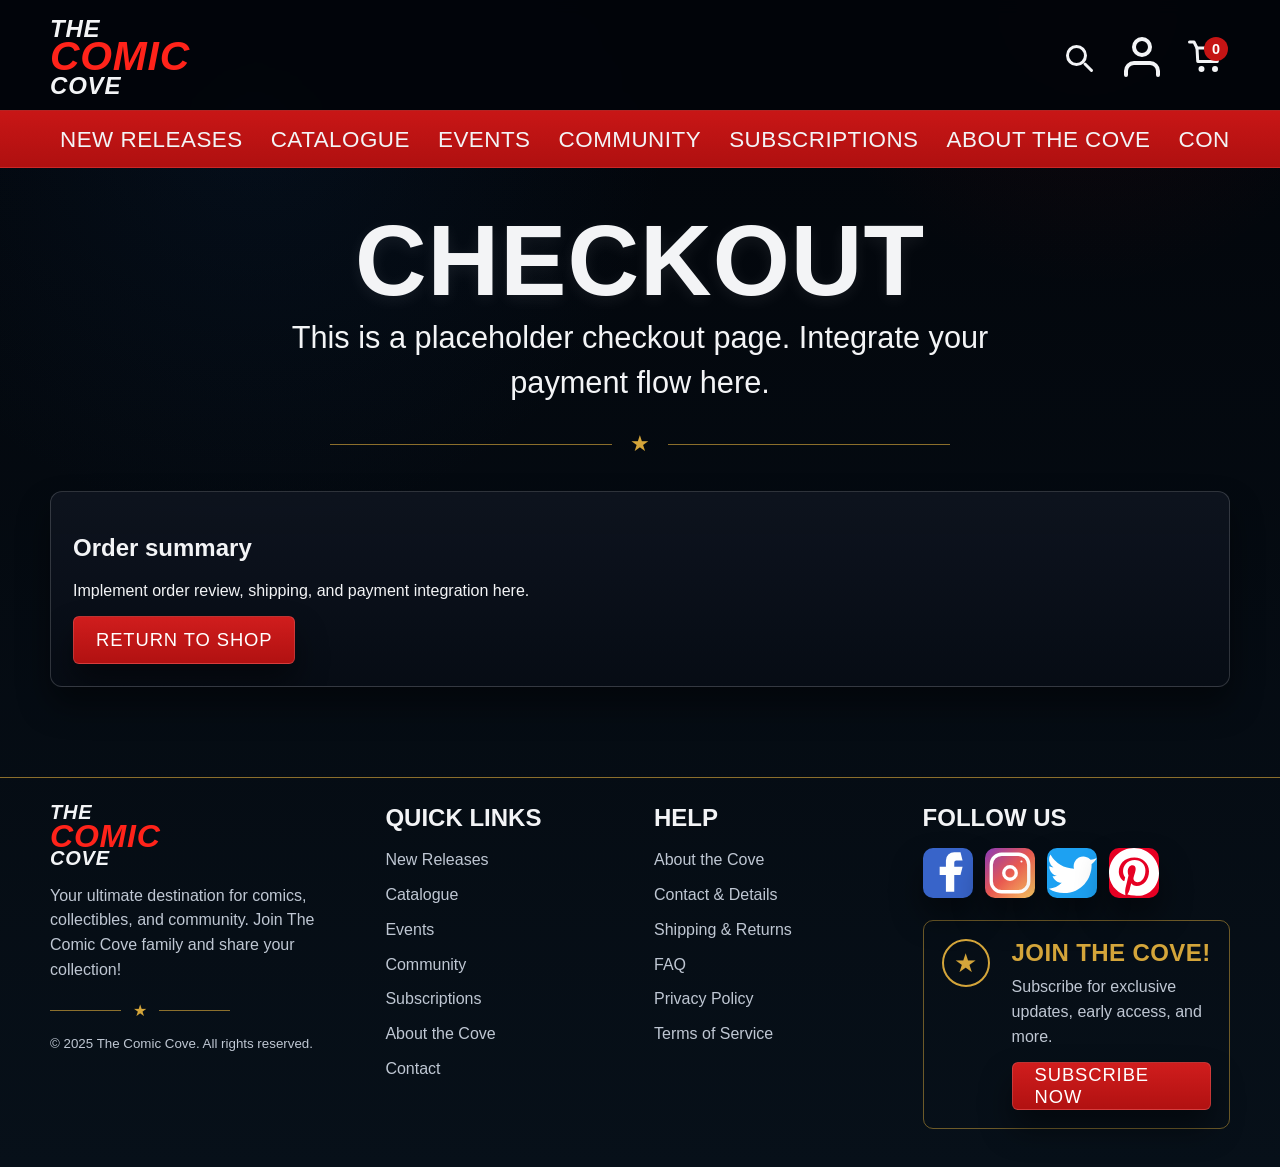
<file: checkout.html>
<!DOCTYPE html>
<html lang="en">
<head>
  <meta charset="UTF-8" />
  <meta name="viewport" content="width=device-width, initial-scale=1.0, viewport-fit=cover, user-scalable=yes, maximum-scale=5" />
  <title>Checkout | The Comic Cove</title>
  <link rel="stylesheet" href="assets/css/style.css" />
</head>
<body>
<header class="site-header">
  <div class="topbar container">
    <a class="logo" href="index.html"><span class="logo-top">THE</span><span class="logo-red">COMIC</span><span class="logo-bottom">COVE</span></a>
    <div class="header-icons">
      <button aria-label="Search" class="icon-btn search-btn">
        <svg xmlns="http://www.w3.org/2000/svg" viewBox="0 0 24 24" fill="none" stroke="currentColor" stroke-width="2" stroke-linecap="round" stroke-linejoin="round" aria-hidden="true" focusable="false">
          <circle cx="11" cy="11" r="6" />
          <line x1="21" y1="21" x2="16.65" y2="16.65" />
        </svg>
      </button>
      <a aria-label="Login" class="icon-link login-link" href="login.html">
        <svg xmlns="http://www.w3.org/2000/svg" viewBox="0 0 24 24" fill="none" stroke="currentColor" stroke-width="2" stroke-linecap="round" stroke-linejoin="round" aria-hidden="true" focusable="false">
          <path d="M20 21v-2a4 4 0 0 0-4-4H8a4 4 0 0 0-4 4v2" />
          <circle cx="12" cy="7" r="4" />
        </svg>
      </a>
      <button aria-label="Cart" class="icon-btn cart-btn cart-view-btn">
        <svg xmlns="http://www.w3.org/2000/svg" viewBox="0 0 24 24" fill="none" stroke="currentColor" stroke-width="2" stroke-linecap="round" stroke-linejoin="round" aria-hidden="true" focusable="false">
          <path d="M6 6h15l-1.5 9h-13z" />
          <path d="M6 6l-2-4H1" />
          <circle cx="9" cy="20" r="1" />
          <circle cx="18" cy="20" r="1" />
        </svg>
        <span class="cart-count">0</span>
      </button>
    </div>
  </div>
  <nav class="main-nav"><div class="container nav-inner"><a href="index.html">NEW RELEASES</a><a href="catalogue.html">CATALOGUE</a><a href="events.html">EVENTS</a><a href="community.html">COMMUNITY</a><a href="subscription.html">SUBSCRIPTIONS</a><a href="about-the-cove.html">ABOUT THE COVE</a><a href="contact-details.html">CONTACT</a></div></nav>
</header>
<main class="page-shell">
  <section class="container">
    <div class="center-copy">
      <h1 class="page-title">CHECKOUT</h1>
      <p class="page-subtitle">This is a placeholder checkout page. Integrate your payment flow here.</p>
      <div class="section-divider"><span>★</span></div>
    </div>
    <div class="feature-panel">
      <div class="content">
        <h2>Order summary</h2>
        <p>Implement order review, shipping, and payment integration here.</p>
        <a class="btn btn-small" href="index.html">RETURN TO SHOP</a>
      </div>
    </div>
  </section>
</main>
<footer class="site-footer">
  <div class="container footer-grid">
    <section>
      <a class="logo footer-logo" href="index.html"><span class="logo-top">THE</span><span class="logo-red">COMIC</span><span class="logo-bottom">COVE</span></a>
      <p>Your ultimate destination for comics, collectibles, and community. Join The Comic Cove family and share your collection!</p>
      <div class="mini-divider"><span>★</span></div>
      <small>© 2025 The Comic Cove. All rights reserved.</small>
    </section>
    <section>
      <h4>QUICK LINKS</h4>
      <ul>
        <li><a href="index.html">New Releases</a></li>
        <li><a href="catalogue.html">Catalogue</a></li>
        <li><a href="events.html">Events</a></li>
        <li><a href="community.html">Community</a></li>
        <li><a href="subscription.html">Subscriptions</a></li>
        <li><a href="about-the-cove.html">About the Cove</a></li>
        <li><a href="contact-details.html">Contact</a></li>
      </ul>
    </section>
    <section>
      <h4>HELP</h4>
      <ul>
        <li><a href="about-the-cove.html">About the Cove</a></li>
        <li><a href="contact-details.html">Contact &amp; Details</a></li>
        <li><a href="#">Shipping &amp; Returns</a></li>
        <li><a href="#">FAQ</a></li>
        <li><a href="#">Privacy Policy</a></li>
        <li><a href="#">Terms of Service</a></li>
      </ul>
    </section>
    <section>
      <h4>FOLLOW US</h4>
      <div class="socials">
        <a href="#" aria-label="Facebook">
          <svg xmlns="http://www.w3.org/2000/svg" viewBox="0 0 24 24" fill="currentColor" aria-hidden="true" focusable="false"><path d="M18 2h-3a4 4 0 00-4 4v3H8v4h3v8h4v-8h3l1-4h-4V7a1 1 0 011-1h3z"/></svg>
        </a>
        <a href="#" aria-label="Instagram">
          <svg xmlns="http://www.w3.org/2000/svg" viewBox="0 0 24 24" fill="none" stroke="currentColor" stroke-width="1.6" stroke-linecap="round" stroke-linejoin="round" aria-hidden="true" focusable="false"><rect x="3" y="3" width="18" height="18" rx="5"/><circle cx="12" cy="12" r="3"/><circle cx="17.5" cy="6.5" r="0.5" fill="currentColor" stroke="none"/></svg>
        </a>
        <a href="#" aria-label="Twitter">
          <svg xmlns="http://www.w3.org/2000/svg" viewBox="0 0 24 24" fill="currentColor" aria-hidden="true" focusable="false"><path d="M23.643 4.937c-.835.37-1.732.623-2.675.737a4.66 4.66 0 0 0-8.02 4.246A13.222 13.222 0 0 1 1.64 3.149a4.656 4.656 0 0 0 1.442 6.205c-.714-.023-1.387-.219-1.977-.547v.055c0 2.218 1.581 4.067 3.687 4.491a4.71 4.71 0 0 1-2.11.08c.597 1.863 2.33 3.22 4.382 3.259A9.373 9.373 0 0 1 .96 19.54a13.2 13.2 0 0 0 7.154 2.096c8.583 0 13.287-7.108 13.287-13.287 0-.202-.005-.404-.014-.605a9.48 9.48 0 0 0 2.339-2.413z"/></svg>
        </a>
        <a href="#" aria-label="Pinterest">
          <svg xmlns="http://www.w3.org/2000/svg" viewBox="0 0 24 24" fill="currentColor" aria-hidden="true" focusable="false"><path d="M12.004 0C5.374 0 0 5.373 0 12.004c0 4.99 3.29 9.255 7.876 10.63-.109-.903-.206-2.293.042-3.283.226-.969 1.456-6.182 1.456-6.182s-.37-.741-.370-1.835c0-1.718.997-3 2.238-3 1.055 0 1.564.79 1.564 1.738 0 1.058-.673 2.639-1.02 4.102-.29 1.23.614 2.234 1.826 2.234 2.192 0 3.874-2.31 3.874-5.645 0-2.949-2.12-5.012-5.154-5.012-3.51 0-5.596 2.637-5.596 5.362 0 1.056.406 2.19.915 2.807.101.123.116.23.084.354-.091.39-.297 1.23-.336 1.4-.05.228-.165.277-.382.167-1.42-.662-2.31-2.724-2.31-4.387 0-3.57 2.597-6.847 7.493-6.847 3.94 0 6.999 2.811 6.999 6.567 0 3.928-2.468 7.086-5.904 7.086-1.152 0-2.237-.597-2.606-1.305 0 0-.554 2.104-.69 2.708-.25.95-.74 1.9-1.19 2.645 1.06.326 2.184.502 3.35.502C18.633 24 24 18.627 24 12.004 24 5.373 18.63 0 12.004 0z"/></svg>
        </a>
      </div>
      <div class="subscribe-box">
        <div class="subscribe-icon">★</div>
        <div>
          <h5>JOIN THE COVE!</h5>
          <p>Subscribe for exclusive updates, early access, and more.</p>
          <a href="subscription.html" class="btn btn-small">SUBSCRIBE NOW</a>
        </div>
      </div>
    </section>
  </div>
</footer>
<script src="assets/js/script.js"></script>
</body>
</html>
</file>
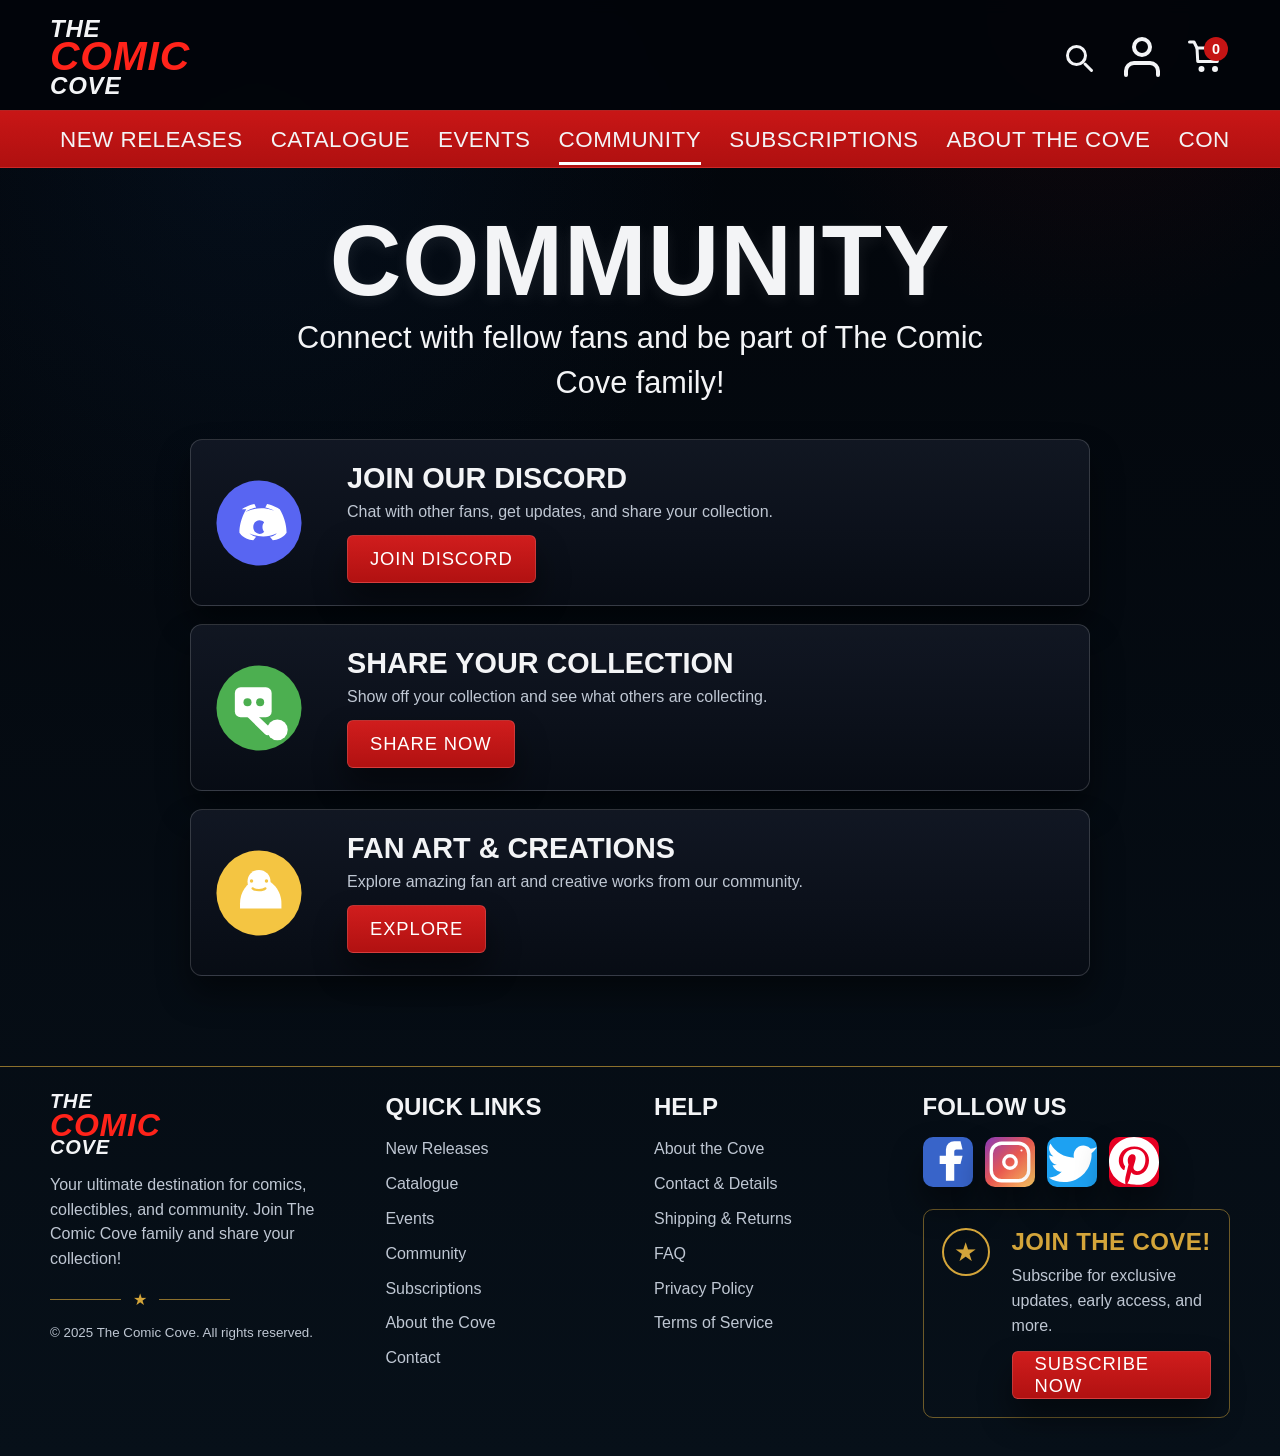
<file: community.html>
<!DOCTYPE html>
<html lang="en">
<head>
  <meta charset="UTF-8" />
  <meta name="viewport" content="width=device-width, initial-scale=1.0, viewport-fit=cover, user-scalable=yes, maximum-scale=5" />
  <title>Community | The Comic Cove</title>
  <link rel="stylesheet" href="assets/css/style.css" />
</head>
<body class="">
  
<header class="site-header">
  <div class="topbar container">
    <a class="logo" href="index.html"><span class="logo-top">THE</span><span class="logo-red">COMIC</span><span class="logo-bottom">COVE</span></a>
    <div class="header-icons">
      <button aria-label="Search" class="icon-btn search-btn">
        <svg xmlns="http://www.w3.org/2000/svg" viewBox="0 0 24 24" fill="none" stroke="currentColor" stroke-width="2" stroke-linecap="round" stroke-linejoin="round" aria-hidden="true" focusable="false">
          <circle cx="11" cy="11" r="6" />
          <line x1="21" y1="21" x2="16.65" y2="16.65" />
        </svg>
      </button>
      <a aria-label="Login" class="icon-link login-link" href="login.html">
        <svg xmlns="http://www.w3.org/2000/svg" viewBox="0 0 24 24" fill="none" stroke="currentColor" stroke-width="2" stroke-linecap="round" stroke-linejoin="round" aria-hidden="true" focusable="false">
          <path d="M20 21v-2a4 4 0 0 0-4-4H8a4 4 0 0 0-4 4v2" />
          <circle cx="12" cy="7" r="4" />
        </svg>
      </a>
      <button aria-label="Cart" class="icon-btn cart-btn cart-view-btn">
        <svg xmlns="http://www.w3.org/2000/svg" viewBox="0 0 24 24" fill="none" stroke="currentColor" stroke-width="2" stroke-linecap="round" stroke-linejoin="round" aria-hidden="true" focusable="false">
          <path d="M6 6h15l-1.5 9h-13z" />
          <path d="M6 6l-2-4H1" />
          <circle cx="9" cy="20" r="1" />
          <circle cx="18" cy="20" r="1" />
        </svg>
        <span class="cart-count">0</span>
      </button>
    </div>
  </div>
  <nav class="main-nav"><div class="container nav-inner"><a href="index.html" class="">NEW RELEASES</a>
<a href="catalogue.html" class="">CATALOGUE</a>
<a href="events.html" class="">EVENTS</a>
<a href="community.html" class="active">COMMUNITY</a>
<a href="subscription.html" class="">SUBSCRIPTIONS</a>
<a href="about-the-cove.html" class="">ABOUT THE COVE</a>
<a href="contact-details.html" class="">CONTACT</a></div></nav>
</header>

  <main class="page-shell">
    
<section class="container">
  <div class="center-copy">
    <h1 class="page-title">COMMUNITY</h1>
    <p class="page-subtitle">Connect with fellow fans and be part of The Comic Cove family!</p>
  </div>
  <div class="community-stack">
    <article class="community-card">
      <img src="assets/images/ui/discord.svg" alt="Discord icon">
      <div>
        <h3>JOIN OUR DISCORD</h3>
        <p>Chat with other fans, get updates, and share your collection.</p>
        <a href="#" class="btn btn-small no-arrow">JOIN DISCORD</a>
      </div>
    </article>
    <article class="community-card">
      <img src="assets/images/ui/share.svg" alt="Share your collection icon">
      <div>
        <h3>SHARE YOUR COLLECTION</h3>
        <p>Show off your collection and see what others are collecting.</p>
        <a href="#" class="btn btn-small no-arrow">SHARE NOW</a>
      </div>
    </article>
    <article class="community-card">
      <img src="assets/images/ui/fan-art.svg" alt="Fan art icon">
      <div>
        <h3>FAN ART &amp; CREATIONS</h3>
        <p>Explore amazing fan art and creative works from our community.</p>
        <a href="#" class="btn btn-small no-arrow">EXPLORE</a>
      </div>
    </article>
  </div>
</section>

  </main>
  
<footer class="site-footer">
  <div class="container footer-grid">
    <section>
      <a class="logo footer-logo" href="index.html"><span class="logo-top">THE</span><span class="logo-red">COMIC</span><span class="logo-bottom">COVE</span></a>
      <p>Your ultimate destination for comics, collectibles, and community. Join The Comic Cove family and share your collection!</p>
      <div class="mini-divider"><span>★</span></div>
      <small>© 2025 The Comic Cove. All rights reserved.</small>
    </section>
    <section>
      <h4>QUICK LINKS</h4>
      <ul>
        <li><a href="index.html">New Releases</a></li>
        <li><a href="catalogue.html">Catalogue</a></li>
        <li><a href="events.html">Events</a></li>
        <li><a href="community.html">Community</a></li>
        <li><a href="subscription.html">Subscriptions</a></li>
        <li><a href="about-the-cove.html">About the Cove</a></li>
        <li><a href="contact-details.html">Contact</a></li>
      </ul>
    </section>
    <section>
      <h4>HELP</h4>
      <ul>
        <li><a href="about-the-cove.html">About the Cove</a></li>
        <li><a href="contact-details.html">Contact &amp; Details</a></li>
        <li><a href="#">Shipping &amp; Returns</a></li>
        <li><a href="#">FAQ</a></li>
        <li><a href="#">Privacy Policy</a></li>
        <li><a href="#">Terms of Service</a></li>
      </ul>
    </section>
    <section>
      <h4>FOLLOW US</h4>
      <div class="socials">
        <a href="#" aria-label="Facebook">
          <svg xmlns="http://www.w3.org/2000/svg" viewBox="0 0 24 24" fill="currentColor" aria-hidden="true" focusable="false"><path d="M18 2h-3a4 4 0 00-4 4v3H8v4h3v8h4v-8h3l1-4h-4V7a1 1 0 011-1h3z"/></svg>
        </a>
        <a href="#" aria-label="Instagram">
          <svg xmlns="http://www.w3.org/2000/svg" viewBox="0 0 24 24" fill="none" stroke="currentColor" stroke-width="1.6" stroke-linecap="round" stroke-linejoin="round" aria-hidden="true" focusable="false"><rect x="3" y="3" width="18" height="18" rx="5"/><circle cx="12" cy="12" r="3"/><circle cx="17.5" cy="6.5" r="0.5" fill="currentColor" stroke="none"/></svg>
        </a>
        <a href="#" aria-label="Twitter">
          <svg xmlns="http://www.w3.org/2000/svg" viewBox="0 0 24 24" fill="currentColor" aria-hidden="true" focusable="false"><path d="M23.643 4.937c-.835.37-1.732.623-2.675.737a4.66 4.66 0 0 0-8.02 4.246A13.222 13.222 0 0 1 1.64 3.149a4.656 4.656 0 0 0 1.442 6.205c-.714-.023-1.387-.219-1.977-.547v.055c0 2.218 1.581 4.067 3.687 4.491a4.71 4.71 0 0 1-2.11.08c.597 1.863 2.33 3.22 4.382 3.259A9.373 9.373 0 0 1 .96 19.54a13.2 13.2 0 0 0 7.154 2.096c8.583 0 13.287-7.108 13.287-13.287 0-.202-.005-.404-.014-.605a9.48 9.48 0 0 0 2.339-2.413z"/></svg>
        </a>
        <a href="#" aria-label="Pinterest">
          <svg xmlns="http://www.w3.org/2000/svg" viewBox="0 0 24 24" fill="currentColor" aria-hidden="true" focusable="false"><path d="M12.004 0C5.374 0 0 5.373 0 12.004c0 4.99 3.29 9.255 7.876 10.63-.109-.903-.206-2.293.042-3.283.226-.969 1.456-6.182 1.456-6.182s-.37-.741-.370-1.835c0-1.718.997-3 2.238-3 1.055 0 1.564.79 1.564 1.738 0 1.058-.673 2.639-1.02 4.102-.29 1.23.614 2.234 1.826 2.234 2.192 0 3.874-2.31 3.874-5.645 0-2.949-2.12-5.012-5.154-5.012-3.51 0-5.596 2.637-5.596 5.362 0 1.056.406 2.19.915 2.807.101.123.116.23.084.354-.091.39-.297 1.23-.336 1.4-.05.228-.165.277-.382.167-1.42-.662-2.31-2.724-2.31-4.387 0-3.57 2.597-6.847 7.493-6.847 3.94 0 6.999 2.811 6.999 6.567 0 3.928-2.468 7.086-5.904 7.086-1.152 0-2.237-.597-2.606-1.305 0 0-.554 2.104-.69 2.708-.25.95-.74 1.9-1.19 2.645 1.06.326 2.184.502 3.35.502C18.633 24 24 18.627 24 12.004 24 5.373 18.63 0 12.004 0z"/></svg>
        </a>
      </div>
      <div class="subscribe-box">
        <div class="subscribe-icon">★</div>
        <div>
          <h5>JOIN THE COVE!</h5>
          <p>Subscribe for exclusive updates, early access, and more.</p>
          <a href="subscription.html" class="btn btn-small">SUBSCRIBE NOW</a>
        </div>
      </div>
    </section>
  </div>
</footer>

  <script src="assets/js/script.js"></script>
</body>
</html>
</file>
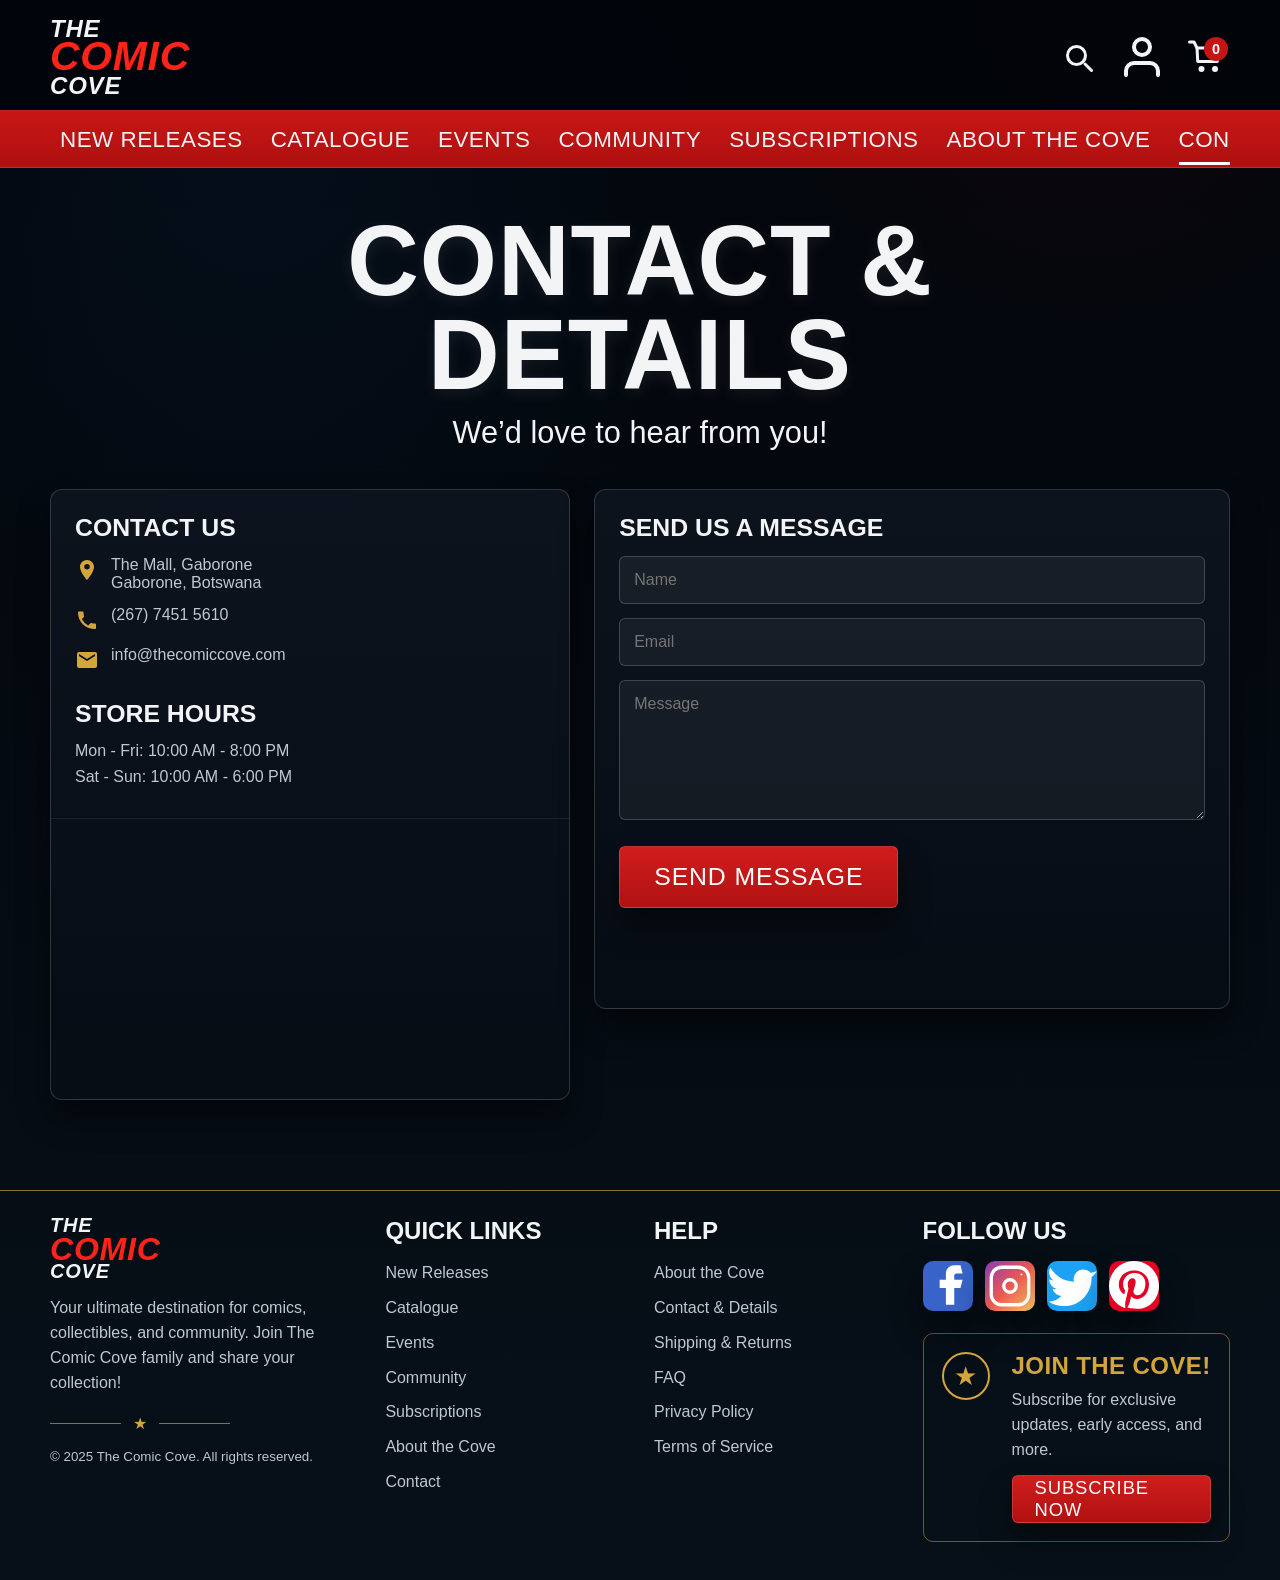
<file: contact-details.html>
<!DOCTYPE html>
<html lang="en">
<head>
  <meta charset="UTF-8" />
  <meta name="viewport" content="width=device-width, initial-scale=1.0, viewport-fit=cover, user-scalable=yes, maximum-scale=5" />
  <title>Contact & Details | The Comic Cove</title>
  <link rel="stylesheet" href="assets/css/style.css" />
</head>
<body class="">
  
<header class="site-header">
  <div class="topbar container">
    <a class="logo" href="index.html"><span class="logo-top">THE</span><span class="logo-red">COMIC</span><span class="logo-bottom">COVE</span></a>
    <div class="header-icons">
      <button aria-label="Search" class="icon-btn search-btn">
        <svg xmlns="http://www.w3.org/2000/svg" viewBox="0 0 24 24" fill="none" stroke="currentColor" stroke-width="2" stroke-linecap="round" stroke-linejoin="round" aria-hidden="true" focusable="false">
          <circle cx="11" cy="11" r="6" />
          <line x1="21" y1="21" x2="16.65" y2="16.65" />
        </svg>
      </button>
      <a aria-label="Login" class="icon-link login-link" href="login.html">
        <svg xmlns="http://www.w3.org/2000/svg" viewBox="0 0 24 24" fill="none" stroke="currentColor" stroke-width="2" stroke-linecap="round" stroke-linejoin="round" aria-hidden="true" focusable="false">
          <path d="M20 21v-2a4 4 0 0 0-4-4H8a4 4 0 0 0-4 4v2" />
          <circle cx="12" cy="7" r="4" />
        </svg>
      </a>
      <button aria-label="Cart" class="icon-btn cart-btn cart-view-btn">
        <svg xmlns="http://www.w3.org/2000/svg" viewBox="0 0 24 24" fill="none" stroke="currentColor" stroke-width="2" stroke-linecap="round" stroke-linejoin="round" aria-hidden="true" focusable="false">
          <path d="M6 6h15l-1.5 9h-13z" />
          <path d="M6 6l-2-4H1" />
          <circle cx="9" cy="20" r="1" />
          <circle cx="18" cy="20" r="1" />
        </svg>
        <span class="cart-count">0</span>
      </button>
    </div>
  </div>
  <nav class="main-nav"><div class="container nav-inner"><a href="index.html" class="">NEW RELEASES</a>
<a href="catalogue.html" class="">CATALOGUE</a>
<a href="events.html" class="">EVENTS</a>
<a href="community.html" class="">COMMUNITY</a>
<a href="subscription.html" class="">SUBSCRIPTIONS</a>
<a href="about-the-cove.html" class="">ABOUT THE COVE</a>
<a href="contact-details.html" class="active">CONTACT</a></div></nav>
</header>

  <main class="page-shell">
    
<section class="container">
  <div class="center-copy">
    <h1 class="page-title">CONTACT &amp; DETAILS</h1>
    <p class="page-subtitle">We’d love to hear from you!</p>
  </div>
  <div class="contact-grid">
    <article class="contact-panel">
      <div class="panel-pad">
        <h2 class="form-title">CONTACT US</h2>
        <div class="info-list">
          <div class="info-item"><span class="info-icon" aria-hidden="true"><svg viewBox="0 0 24 24" role="presentation"><path d="M12 2C8.13 2 5 5.13 5 9c0 5.25 7 13 7 13s7-7.75 7-13c0-3.87-3.13-7-7-7Zm0 9.5A2.5 2.5 0 1 1 12 6a2.5 2.5 0 0 1 0 5.5Z"/></svg></span><span>The Mall, Gaborone<br>Gaborone, Botswana</span></div>
          <div class="info-item"><span class="info-icon" aria-hidden="true"><svg viewBox="0 0 24 24" role="presentation"><path d="M6.62 10.79a15.053 15.053 0 0 0 6.59 6.59l2.2-2.2a1 1 0 0 1 1.02-.24c1.12.37 2.33.57 3.57.57.55 0 1 .45 1 1V20c0 .55-.45 1-1 1C10.2 21 3 13.8 3 4.5c0-.55.45-1 1-1h3.5c.55 0 1 .45 1 1 0 1.24.2 2.45.57 3.57a1 1 0 0 1-.24 1.02l-2.21 2.2Z"/></svg></span><span>(267) 7451 5610</span></div>
          <div class="info-item"><span class="info-icon" aria-hidden="true"><svg viewBox="0 0 24 24" role="presentation"><path d="M20 4H4a2 2 0 0 0-2 2v12a2 2 0 0 0 2 2h16a2 2 0 0 0 2-2V6a2 2 0 0 0-2-2Zm0 4-8 5-8-5V6l8 5 8-5v2Z"/></svg></span><span>info@thecomiccove.com</span></div>
        </div>
        <div class="hours">
          <h2 class="form-title">STORE HOURS</h2>
          <p>Mon - Fri: 10:00 AM - 8:00 PM</p>
          <p>Sat - Sun: 10:00 AM - 6:00 PM</p>
        </div>
      </div>
      <div class="contact-map">
        <iframe
          title="The Mall, Gaborone map"
          src="https://www.google.com/maps?q=The%20Mall,+Gaborone,+Botswana&z=15&output=embed"
          loading="lazy"
          referrerpolicy="no-referrer-when-downgrade"
          allowfullscreen>
        </iframe>
      </div>
    </article>
    <article class="form-panel">    
      <div class="panel-pad">
        <h2 class="form-title">SEND US A MESSAGE</h2>
        <form id="contact-form">
          <div class="field"><input type="text" name="name" id="contact-name" placeholder="Name" autocomplete="name" required /></div>
          <div class="field"><input type="email" name="email" id="contact-email" placeholder="Email" autocomplete="email" required /></div>
          <div class="field"><textarea name="message" id="contact-message" placeholder="Message" required></textarea></div>
          <button type="submit" class="btn no-arrow">SEND MESSAGE</button>
          <p id="contact-status" class="form-status" aria-live="polite"></p>
        </form>
      </div>
    </article>
  </div>
</section>

  </main>
  
<footer class="site-footer">
  <div class="container footer-grid">
    <section>
      <a class="logo footer-logo" href="index.html"><span class="logo-top">THE</span><span class="logo-red">COMIC</span><span class="logo-bottom">COVE</span></a>
      <p>Your ultimate destination for comics, collectibles, and community. Join The Comic Cove family and share your collection!</p>
      <div class="mini-divider"><span>★</span></div>
      <small>© 2025 The Comic Cove. All rights reserved.</small>
    </section>
    <section>
      <h4>QUICK LINKS</h4>
      <ul>
        <li><a href="index.html">New Releases</a></li>
        <li><a href="catalogue.html">Catalogue</a></li>
        <li><a href="events.html">Events</a></li>
        <li><a href="community.html">Community</a></li>
        <li><a href="subscription.html">Subscriptions</a></li>
        <li><a href="about-the-cove.html">About the Cove</a></li>
        <li><a href="contact-details.html">Contact</a></li>
      </ul>
    </section>
    <section>
      <h4>HELP</h4>
      <ul>
        <li><a href="about-the-cove.html">About the Cove</a></li>
        <li><a href="contact-details.html">Contact &amp; Details</a></li>
        <li><a href="#">Shipping &amp; Returns</a></li>
        <li><a href="#">FAQ</a></li>
        <li><a href="#">Privacy Policy</a></li>
        <li><a href="#">Terms of Service</a></li>
      </ul>
    </section>
    <section>
      <h4>FOLLOW US</h4>
      <div class="socials">
        <a href="#" aria-label="Facebook">
          <svg xmlns="http://www.w3.org/2000/svg" viewBox="0 0 24 24" fill="currentColor" aria-hidden="true" focusable="false"><path d="M18 2h-3a4 4 0 00-4 4v3H8v4h3v8h4v-8h3l1-4h-4V7a1 1 0 011-1h3z"/></svg>
        </a>
        <a href="#" aria-label="Instagram">
          <svg xmlns="http://www.w3.org/2000/svg" viewBox="0 0 24 24" fill="none" stroke="currentColor" stroke-width="1.6" stroke-linecap="round" stroke-linejoin="round" aria-hidden="true" focusable="false"><rect x="3" y="3" width="18" height="18" rx="5"/><circle cx="12" cy="12" r="3"/><circle cx="17.5" cy="6.5" r="0.5" fill="currentColor" stroke="none"/></svg>
        </a>
        <a href="#" aria-label="Twitter">
          <svg xmlns="http://www.w3.org/2000/svg" viewBox="0 0 24 24" fill="currentColor" aria-hidden="true" focusable="false"><path d="M23.643 4.937c-.835.37-1.732.623-2.675.737a4.66 4.66 0 0 0-8.02 4.246A13.222 13.222 0 0 1 1.64 3.149a4.656 4.656 0 0 0 1.442 6.205c-.714-.023-1.387-.219-1.977-.547v.055c0 2.218 1.581 4.067 3.687 4.491a4.71 4.71 0 0 1-2.11.08c.597 1.863 2.33 3.22 4.382 3.259A9.373 9.373 0 0 1 .96 19.54a13.2 13.2 0 0 0 7.154 2.096c8.583 0 13.287-7.108 13.287-13.287 0-.202-.005-.404-.014-.605a9.48 9.48 0 0 0 2.339-2.413z"/></svg>
        </a>
        <a href="#" aria-label="Pinterest">
          <svg xmlns="http://www.w3.org/2000/svg" viewBox="0 0 24 24" fill="currentColor" aria-hidden="true" focusable="false"><path d="M12.004 0C5.374 0 0 5.373 0 12.004c0 4.99 3.29 9.255 7.876 10.63-.109-.903-.206-2.293.042-3.283.226-.969 1.456-6.182 1.456-6.182s-.37-.741-.370-1.835c0-1.718.997-3 2.238-3 1.055 0 1.564.79 1.564 1.738 0 1.058-.673 2.639-1.02 4.102-.29 1.23.614 2.234 1.826 2.234 2.192 0 3.874-2.31 3.874-5.645 0-2.949-2.12-5.012-5.154-5.012-3.51 0-5.596 2.637-5.596 5.362 0 1.056.406 2.19.915 2.807.101.123.116.23.084.354-.091.39-.297 1.23-.336 1.4-.05.228-.165.277-.382.167-1.42-.662-2.31-2.724-2.31-4.387 0-3.57 2.597-6.847 7.493-6.847 3.94 0 6.999 2.811 6.999 6.567 0 3.928-2.468 7.086-5.904 7.086-1.152 0-2.237-.597-2.606-1.305 0 0-.554 2.104-.69 2.708-.25.95-.74 1.9-1.19 2.645 1.06.326 2.184.502 3.35.502C18.633 24 24 18.627 24 12.004 24 5.373 18.63 0 12.004 0z"/></svg>
        </a>
      </div>
      <div class="subscribe-box">
        <div class="subscribe-icon">★</div>
        <div>
          <h5>JOIN THE COVE!</h5>
          <p>Subscribe for exclusive updates, early access, and more.</p>
          <a href="subscription.html" class="btn btn-small">SUBSCRIBE NOW</a>
        </div>
      </div>
    </section>
  </div>
</footer>

  <script src="assets/js/script.js"></script>
</body>
</html>
</file>
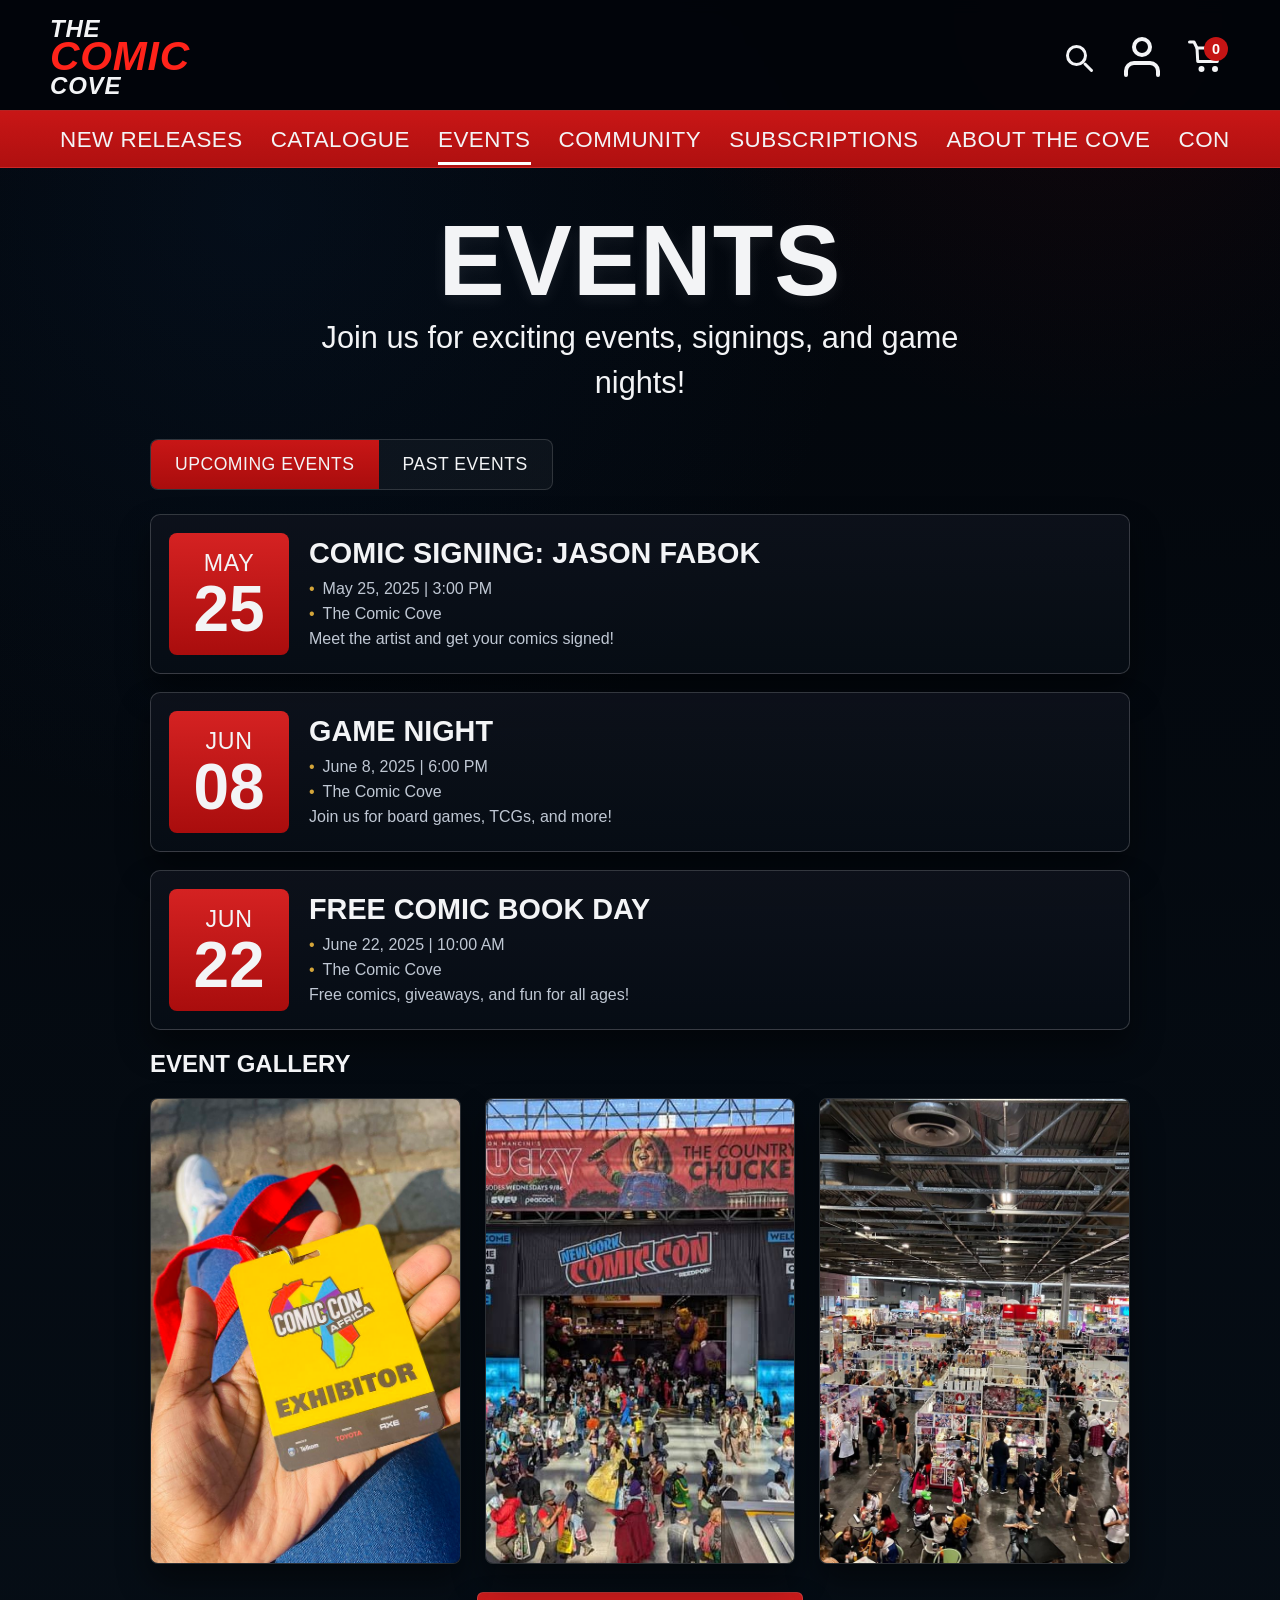
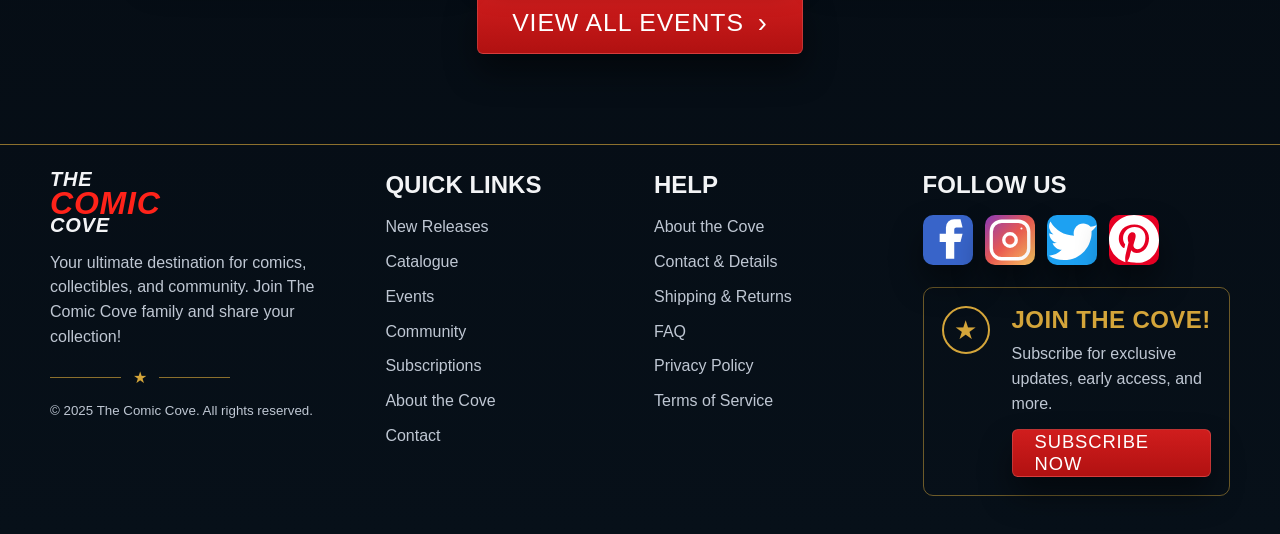
<file: events.html>
<!DOCTYPE html>
<html lang="en">
<head>
  <meta charset="UTF-8" />
  <meta name="viewport" content="width=device-width, initial-scale=1.0, viewport-fit=cover, user-scalable=yes, maximum-scale=5" />
  <title>Events | The Comic Cove</title>
  <link rel="stylesheet" href="assets/css/style.css" />
</head>
<body class="">
  
<header class="site-header">
  <div class="topbar container">
    <a class="logo" href="index.html"><span class="logo-top">THE</span><span class="logo-red">COMIC</span><span class="logo-bottom">COVE</span></a>
    <div class="header-icons">
      <button aria-label="Search" class="icon-btn search-btn">
        <svg xmlns="http://www.w3.org/2000/svg" viewBox="0 0 24 24" fill="none" stroke="currentColor" stroke-width="2" stroke-linecap="round" stroke-linejoin="round" aria-hidden="true" focusable="false">
          <circle cx="11" cy="11" r="6" />
          <line x1="21" y1="21" x2="16.65" y2="16.65" />
        </svg>
      </button>
      <a aria-label="Login" class="icon-link login-link" href="login.html">
        <svg xmlns="http://www.w3.org/2000/svg" viewBox="0 0 24 24" fill="none" stroke="currentColor" stroke-width="2" stroke-linecap="round" stroke-linejoin="round" aria-hidden="true" focusable="false">
          <path d="M20 21v-2a4 4 0 0 0-4-4H8a4 4 0 0 0-4 4v2" />
          <circle cx="12" cy="7" r="4" />
        </svg>
      </a>
      <button aria-label="Cart" class="icon-btn cart-btn cart-view-btn">
        <svg xmlns="http://www.w3.org/2000/svg" viewBox="0 0 24 24" fill="none" stroke="currentColor" stroke-width="2" stroke-linecap="round" stroke-linejoin="round" aria-hidden="true" focusable="false">
          <path d="M6 6h15l-1.5 9h-13z" />
          <path d="M6 6l-2-4H1" />
          <circle cx="9" cy="20" r="1" />
          <circle cx="18" cy="20" r="1" />
        </svg>
        <span class="cart-count">0</span>
      </button>
    </div>
  </div>
  <nav class="main-nav"><div class="container nav-inner"><a href="index.html" class="">NEW RELEASES</a>
<a href="catalogue.html" class="">CATALOGUE</a>
<a href="events.html" class="active">EVENTS</a>
<a href="community.html" class="">COMMUNITY</a>
<a href="subscription.html" class="">SUBSCRIPTIONS</a>
<a href="about-the-cove.html" class="">ABOUT THE COVE</a>
<a href="contact-details.html" class="">CONTACT</a></div></nav>
</header>

  <main class="page-shell">
    
<section class="container events-wrap">
  <div class="center-copy">
    <h1 class="page-title">EVENTS</h1>
    <p class="page-subtitle">Join us for exciting events, signings, and game nights!</p>
  </div>
  <div class="tabs" role="tablist">
    <button class="tab active" data-tab="upcoming">UPCOMING EVENTS</button>
    <button class="tab" data-tab="past">PAST EVENTS</button>
  </div>
  <div data-event-list="upcoming">
    <article class="event-card">
      <div class="event-date"><small>MAY</small><strong>25</strong></div>
      <div class="event-meta">
        <h3>COMIC SIGNING: JASON FABOK</h3>
        <p class="dot">May 25, 2025 | 3:00 PM</p>
        <p class="dot">The Comic Cove</p>
        <p>Meet the artist and get your comics signed!</p>
      </div>
    </article>
    <article class="event-card">
      <div class="event-date"><small>JUN</small><strong>08</strong></div>
      <div class="event-meta">
        <h3>GAME NIGHT</h3>
        <p class="dot">June 8, 2025 | 6:00 PM</p>
        <p class="dot">The Comic Cove</p>
        <p>Join us for board games, TCGs, and more!</p>
      </div>
    </article>
    <article class="event-card">
      <div class="event-date"><small>JUN</small><strong>22</strong></div>
      <div class="event-meta">
        <h3>FREE COMIC BOOK DAY</h3>
        <p class="dot">June 22, 2025 | 10:00 AM</p>
        <p class="dot">The Comic Cove</p>
        <p>Free comics, giveaways, and fun for all ages!</p>
      </div>
    </article>
  </div>
  <div data-event-list="past" hidden>
    <article class="event-card">
      <div class="event-date"><small>APR</small><strong>14</strong></div>
      <div class="event-meta">
        <h3>RETRO ANIME NIGHT</h3>
        <p class="dot">April 14, 2025 | 7:00 PM</p>
        <p class="dot">Community Hall</p>
        <p>A fan-favorite screening and trivia evening.</p>
      </div>
    </article>
    <article class="event-card">
      <div class="event-date"><small>MAR</small><strong>30</strong></div>
      <div class="event-meta">
        <h3>INDIE COMIC SHOWCASE</h3>
        <p class="dot">March 30, 2025 | 2:00 PM</p>
        <p class="dot">The Comic Cove</p>
        <p>Spotlight on local creators and self-published work.</p>
      </div>
    </article>
  </div>
  <div class="event-gallery">
    <h2>EVENT GALLERY</h2>
    <div class="card-grid products-3">
      <div class="comic-thumb">
        <img src="assets/images/events/Comic%20con.jpg" alt="Comic Con event" />
      </div>
      <div class="comic-thumb">
        <img src="assets/images/events/New%20York%20Comic%20Con%202023%20video%20trip%20report%20%E2%80%93%20Bringing%20pop%20culture%20fun%20to%20the%20fans!.jpg" alt="New York Comic Con 2023" />
      </div>
      <div class="comic-thumb">
        <img src="assets/images/events/japan-expo-event.jpg" alt="Japan Expo event" />
      </div>
    </div>
  </div>
  <div class="center-cta"><a class="btn" href="#top">VIEW ALL EVENTS</a></div>
</section>

  </main>
  
<footer class="site-footer">
  <div class="container footer-grid">
    <section>
      <a class="logo footer-logo" href="index.html"><span class="logo-top">THE</span><span class="logo-red">COMIC</span><span class="logo-bottom">COVE</span></a>
      <p>Your ultimate destination for comics, collectibles, and community. Join The Comic Cove family and share your collection!</p>
      <div class="mini-divider"><span>★</span></div>
      <small>© 2025 The Comic Cove. All rights reserved.</small>
    </section>
    <section>
      <h4>QUICK LINKS</h4>
      <ul>
        <li><a href="index.html">New Releases</a></li>
        <li><a href="catalogue.html">Catalogue</a></li>
        <li><a href="events.html">Events</a></li>
        <li><a href="community.html">Community</a></li>
        <li><a href="subscription.html">Subscriptions</a></li>
        <li><a href="about-the-cove.html">About the Cove</a></li>
        <li><a href="contact-details.html">Contact</a></li>
      </ul>
    </section>
    <section>
      <h4>HELP</h4>
      <ul>
        <li><a href="about-the-cove.html">About the Cove</a></li>
        <li><a href="contact-details.html">Contact &amp; Details</a></li>
        <li><a href="#">Shipping &amp; Returns</a></li>
        <li><a href="#">FAQ</a></li>
        <li><a href="#">Privacy Policy</a></li>
        <li><a href="#">Terms of Service</a></li>
      </ul>
    </section>
    <section>
      <h4>FOLLOW US</h4>
      <div class="socials">
        <a href="#" aria-label="Facebook">
          <svg xmlns="http://www.w3.org/2000/svg" viewBox="0 0 24 24" fill="currentColor" aria-hidden="true" focusable="false"><path d="M18 2h-3a4 4 0 00-4 4v3H8v4h3v8h4v-8h3l1-4h-4V7a1 1 0 011-1h3z"/></svg>
        </a>
        <a href="#" aria-label="Instagram">
          <svg xmlns="http://www.w3.org/2000/svg" viewBox="0 0 24 24" fill="none" stroke="currentColor" stroke-width="1.6" stroke-linecap="round" stroke-linejoin="round" aria-hidden="true" focusable="false"><rect x="3" y="3" width="18" height="18" rx="5"/><circle cx="12" cy="12" r="3"/><circle cx="17.5" cy="6.5" r="0.5" fill="currentColor" stroke="none"/></svg>
        </a>
        <a href="#" aria-label="Twitter">
          <svg xmlns="http://www.w3.org/2000/svg" viewBox="0 0 24 24" fill="currentColor" aria-hidden="true" focusable="false"><path d="M23.643 4.937c-.835.37-1.732.623-2.675.737a4.66 4.66 0 0 0-8.02 4.246A13.222 13.222 0 0 1 1.64 3.149a4.656 4.656 0 0 0 1.442 6.205c-.714-.023-1.387-.219-1.977-.547v.055c0 2.218 1.581 4.067 3.687 4.491a4.71 4.71 0 0 1-2.11.08c.597 1.863 2.33 3.22 4.382 3.259A9.373 9.373 0 0 1 .96 19.54a13.2 13.2 0 0 0 7.154 2.096c8.583 0 13.287-7.108 13.287-13.287 0-.202-.005-.404-.014-.605a9.48 9.48 0 0 0 2.339-2.413z"/></svg>
        </a>
        <a href="#" aria-label="Pinterest">
          <svg xmlns="http://www.w3.org/2000/svg" viewBox="0 0 24 24" fill="currentColor" aria-hidden="true" focusable="false"><path d="M12.004 0C5.374 0 0 5.373 0 12.004c0 4.99 3.29 9.255 7.876 10.63-.109-.903-.206-2.293.042-3.283.226-.969 1.456-6.182 1.456-6.182s-.37-.741-.370-1.835c0-1.718.997-3 2.238-3 1.055 0 1.564.79 1.564 1.738 0 1.058-.673 2.639-1.02 4.102-.29 1.23.614 2.234 1.826 2.234 2.192 0 3.874-2.31 3.874-5.645 0-2.949-2.12-5.012-5.154-5.012-3.51 0-5.596 2.637-5.596 5.362 0 1.056.406 2.19.915 2.807.101.123.116.23.084.354-.091.39-.297 1.23-.336 1.4-.05.228-.165.277-.382.167-1.42-.662-2.31-2.724-2.31-4.387 0-3.57 2.597-6.847 7.493-6.847 3.94 0 6.999 2.811 6.999 6.567 0 3.928-2.468 7.086-5.904 7.086-1.152 0-2.237-.597-2.606-1.305 0 0-.554 2.104-.69 2.708-.25.95-.74 1.9-1.19 2.645 1.06.326 2.184.502 3.35.502C18.633 24 24 18.627 24 12.004 24 5.373 18.63 0 12.004 0z"/></svg>
        </a>
      </div>
      <div class="subscribe-box">
        <div class="subscribe-icon">★</div>
        <div>
          <h5>JOIN THE COVE!</h5>
          <p>Subscribe for exclusive updates, early access, and more.</p>
          <a href="subscription.html" class="btn btn-small">SUBSCRIBE NOW</a>
        </div>
      </div>
    </section>
  </div>
</footer>

  <script src="assets/js/script.js"></script>
</body>
</html>
</file>
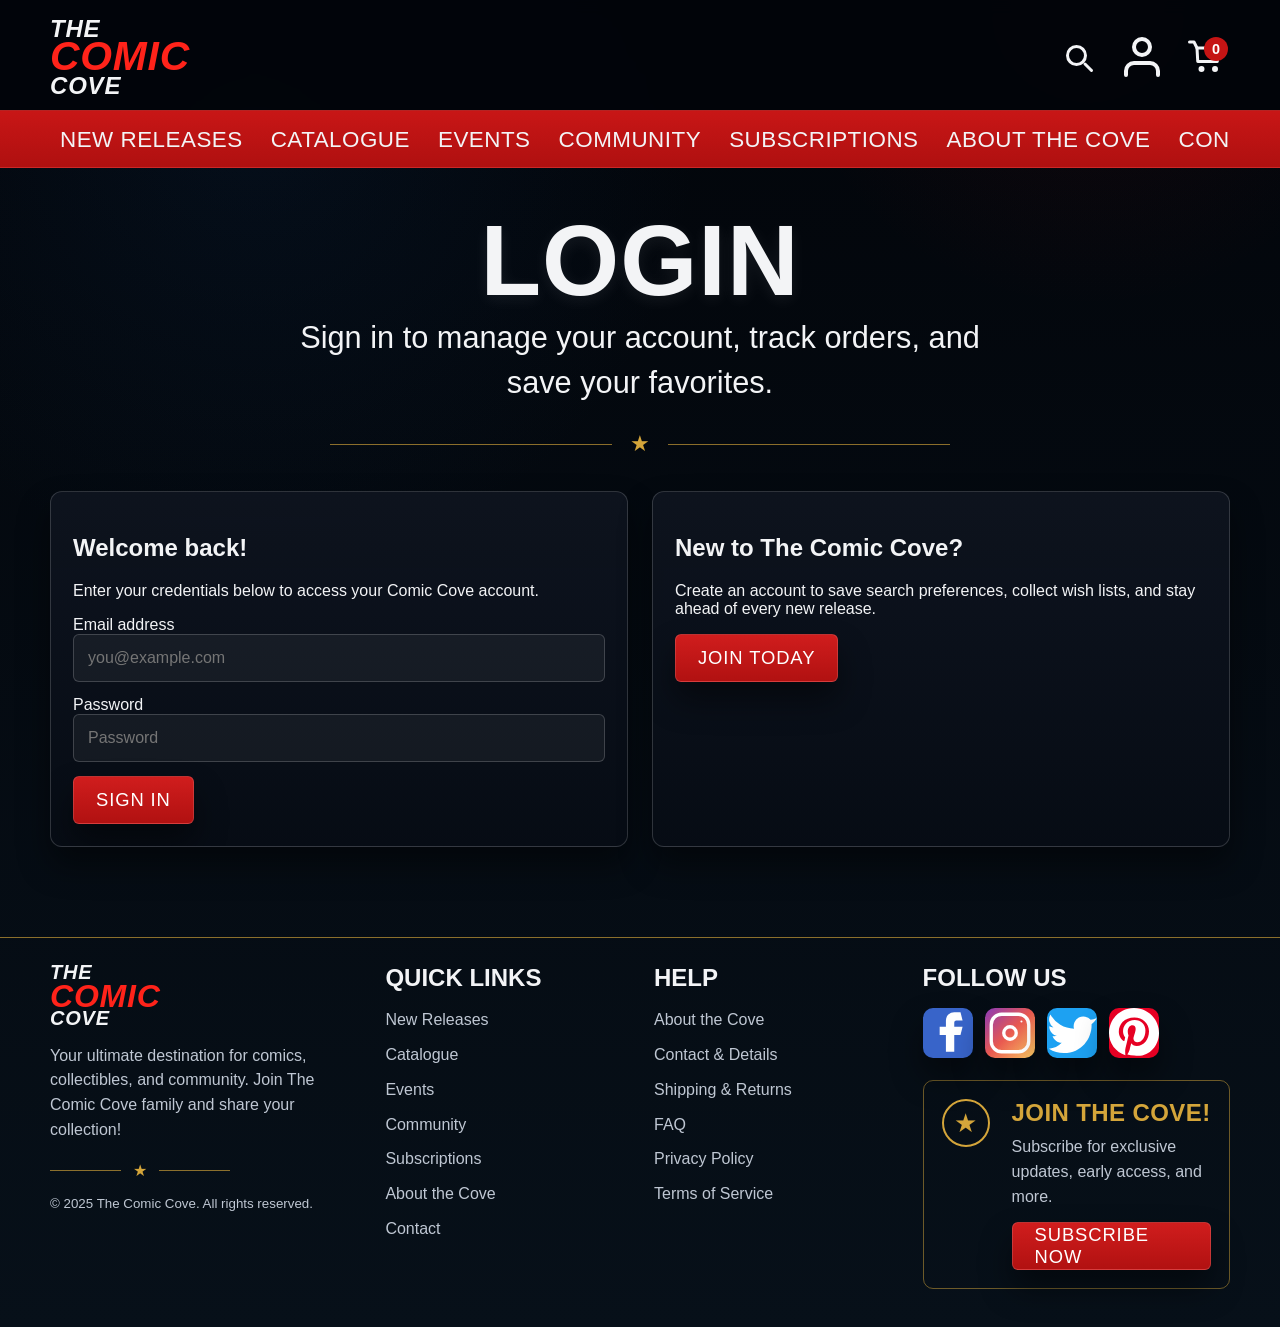
<file: login.html>
<!DOCTYPE html>
<html lang="en">
<head>
  <meta charset="UTF-8" />
  <meta name="viewport" content="width=device-width, initial-scale=1.0, viewport-fit=cover, user-scalable=yes, maximum-scale=5" />
  <title>Login | The Comic Cove</title>
  <link rel="stylesheet" href="assets/css/style.css" />
</head>
<body>
<header class="site-header">
  <div class="topbar container">
    <a class="logo" href="index.html"><span class="logo-top">THE</span><span class="logo-red">COMIC</span><span class="logo-bottom">COVE</span></a>
    <div class="header-icons">
      <button aria-label="Search" class="icon-btn search-btn">
        <svg xmlns="http://www.w3.org/2000/svg" viewBox="0 0 24 24" fill="none" stroke="currentColor" stroke-width="2" stroke-linecap="round" stroke-linejoin="round" aria-hidden="true" focusable="false">
          <circle cx="11" cy="11" r="6" />
          <line x1="21" y1="21" x2="16.65" y2="16.65" />
        </svg>
      </button>
      <a aria-label="Login" class="icon-link login-link" href="login.html">
        <svg xmlns="http://www.w3.org/2000/svg" viewBox="0 0 24 24" fill="none" stroke="currentColor" stroke-width="2" stroke-linecap="round" stroke-linejoin="round" aria-hidden="true" focusable="false">
          <path d="M20 21v-2a4 4 0 0 0-4-4H8a4 4 0 0 0-4 4v2" />
          <circle cx="12" cy="7" r="4" />
        </svg>
      </a>
      <button aria-label="Cart" class="icon-btn cart-btn cart-view-btn">
        <svg xmlns="http://www.w3.org/2000/svg" viewBox="0 0 24 24" fill="none" stroke="currentColor" stroke-width="2" stroke-linecap="round" stroke-linejoin="round" aria-hidden="true" focusable="false">
          <path d="M6 6h15l-1.5 9h-13z" />
          <path d="M6 6l-2-4H1" />
          <circle cx="9" cy="20" r="1" />
          <circle cx="18" cy="20" r="1" />
        </svg>
        <span class="cart-count">0</span>
      </button>
    </div>
  </div>
  <nav class="main-nav"><div class="container nav-inner"><a href="index.html">NEW RELEASES</a><a href="catalogue.html">CATALOGUE</a><a href="events.html">EVENTS</a><a href="community.html">COMMUNITY</a><a href="subscription.html">SUBSCRIPTIONS</a><a href="about-the-cove.html">ABOUT THE COVE</a><a href="contact-details.html">CONTACT</a></div></nav>
</header>
<main class="page-shell">
  <section class="container">
    <div class="center-copy">
      <h1 class="page-title">LOGIN</h1>
      <p class="page-subtitle">Sign in to manage your account, track orders, and save your favorites.</p>
      <div class="section-divider"><span>★</span></div>
    </div>
    <div class="card-grid products-2">
      <div class="feature-panel">
        <div class="content">
          <h2>Welcome back!</h2>
          <p>Enter your credentials below to access your Comic Cove account.</p>
          <div class="field">
            <label for="email">Email address</label>
            <input id="email" type="email" placeholder="you@example.com" />
          </div>
          <div class="field">
            <label for="password">Password</label>
            <input id="password" type="password" placeholder="Password" />
          </div>
          <a class="btn btn-small" href="#">SIGN IN</a>
        </div>
      </div>
      <div class="feature-panel">
        <div class="content">
          <h2>New to The Comic Cove?</h2>
          <p>Create an account to save search preferences, collect wish lists, and stay ahead of every new release.</p>
          <a class="btn btn-small" href="subscription.html">JOIN TODAY</a>
        </div>
      </div>
    </div>
  </section>
</main>
<footer class="site-footer">
  <div class="container footer-grid">
    <section>
      <a class="logo footer-logo" href="index.html"><span class="logo-top">THE</span><span class="logo-red">COMIC</span><span class="logo-bottom">COVE</span></a>
      <p>Your ultimate destination for comics, collectibles, and community. Join The Comic Cove family and share your collection!</p>
      <div class="mini-divider"><span>★</span></div>
      <small>© 2025 The Comic Cove. All rights reserved.</small>
    </section>
    <section>
      <h4>QUICK LINKS</h4>
      <ul>
        <li><a href="index.html">New Releases</a></li>
        <li><a href="catalogue.html">Catalogue</a></li>
        <li><a href="events.html">Events</a></li>
        <li><a href="community.html">Community</a></li>
        <li><a href="subscription.html">Subscriptions</a></li>
        <li><a href="about-the-cove.html">About the Cove</a></li>
        <li><a href="contact-details.html">Contact</a></li>
      </ul>
    </section>
    <section>
      <h4>HELP</h4>
      <ul>
        <li><a href="about-the-cove.html">About the Cove</a></li>
        <li><a href="contact-details.html">Contact &amp; Details</a></li>
        <li><a href="#">Shipping &amp; Returns</a></li>
        <li><a href="#">FAQ</a></li>
        <li><a href="#">Privacy Policy</a></li>
        <li><a href="#">Terms of Service</a></li>
      </ul>
    </section>
    <section>
      <h4>FOLLOW US</h4>
      <div class="socials">
        <a href="#" aria-label="Facebook">
          <svg xmlns="http://www.w3.org/2000/svg" viewBox="0 0 24 24" fill="currentColor" aria-hidden="true" focusable="false"><path d="M18 2h-3a4 4 0 00-4 4v3H8v4h3v8h4v-8h3l1-4h-4V7a1 1 0 011-1h3z"/></svg>
        </a>
        <a href="#" aria-label="Instagram">
          <svg xmlns="http://www.w3.org/2000/svg" viewBox="0 0 24 24" fill="none" stroke="currentColor" stroke-width="1.6" stroke-linecap="round" stroke-linejoin="round" aria-hidden="true" focusable="false"><rect x="3" y="3" width="18" height="18" rx="5"/><circle cx="12" cy="12" r="3"/><circle cx="17.5" cy="6.5" r="0.5" fill="currentColor" stroke="none"/></svg>
        </a>
        <a href="#" aria-label="Twitter">
          <svg xmlns="http://www.w3.org/2000/svg" viewBox="0 0 24 24" fill="currentColor" aria-hidden="true" focusable="false"><path d="M23.643 4.937c-.835.37-1.732.623-2.675.737a4.66 4.66 0 0 0-8.02 4.246A13.222 13.222 0 0 1 1.64 3.149a4.656 4.656 0 0 0 1.442 6.205c-.714-.023-1.387-.219-1.977-.547v.055c0 2.218 1.581 4.067 3.687 4.491a4.71 4.71 0 0 1-2.11.08c.597 1.863 2.33 3.22 4.382 3.259A9.373 9.373 0 0 1 .96 19.54a13.2 13.2 0 0 0 7.154 2.096c8.583 0 13.287-7.108 13.287-13.287 0-.202-.005-.404-.014-.605a9.48 9.48 0 0 0 2.339-2.413z"/></svg>
        </a>
        <a href="#" aria-label="Pinterest">
          <svg xmlns="http://www.w3.org/2000/svg" viewBox="0 0 24 24" fill="currentColor" aria-hidden="true" focusable="false"><path d="M12.004 0C5.374 0 0 5.373 0 12.004c0 4.99 3.29 9.255 7.876 10.63-.109-.903-.206-2.293.042-3.283.226-.969 1.456-6.182 1.456-6.182s-.37-.741-.370-1.835c0-1.718.997-3 2.238-3 1.055 0 1.564.79 1.564 1.738 0 1.058-.673 2.639-1.02 4.102-.29 1.23.614 2.234 1.826 2.234 2.192 0 3.874-2.31 3.874-5.645 0-2.949-2.12-5.012-5.154-5.012-3.51 0-5.596 2.637-5.596 5.362 0 1.056.406 2.19.915 2.807.101.123.116.23.084.354-.091.39-.297 1.23-.336 1.4-.05.228-.165.277-.382.167-1.42-.662-2.31-2.724-2.31-4.387 0-3.57 2.597-6.847 7.493-6.847 3.94 0 6.999 2.811 6.999 6.567 0 3.928-2.468 7.086-5.904 7.086-1.152 0-2.237-.597-2.606-1.305 0 0-.554 2.104-.69 2.708-.25.95-.74 1.9-1.19 2.645 1.06.326 2.184.502 3.35.502C18.633 24 24 18.627 24 12.004 24 5.373 18.63 0 12.004 0z"/></svg>
        </a>
      </div>
      <div class="subscribe-box">
        <div class="subscribe-icon">★</div>
        <div>
          <h5>JOIN THE COVE!</h5>
          <p>Subscribe for exclusive updates, early access, and more.</p>
          <a href="subscription.html" class="btn btn-small">SUBSCRIBE NOW</a>
        </div>
      </div>
    </section>
  </div>
</footer>
<script src="assets/js/script.js"></script>
</body>
</html>
</file>
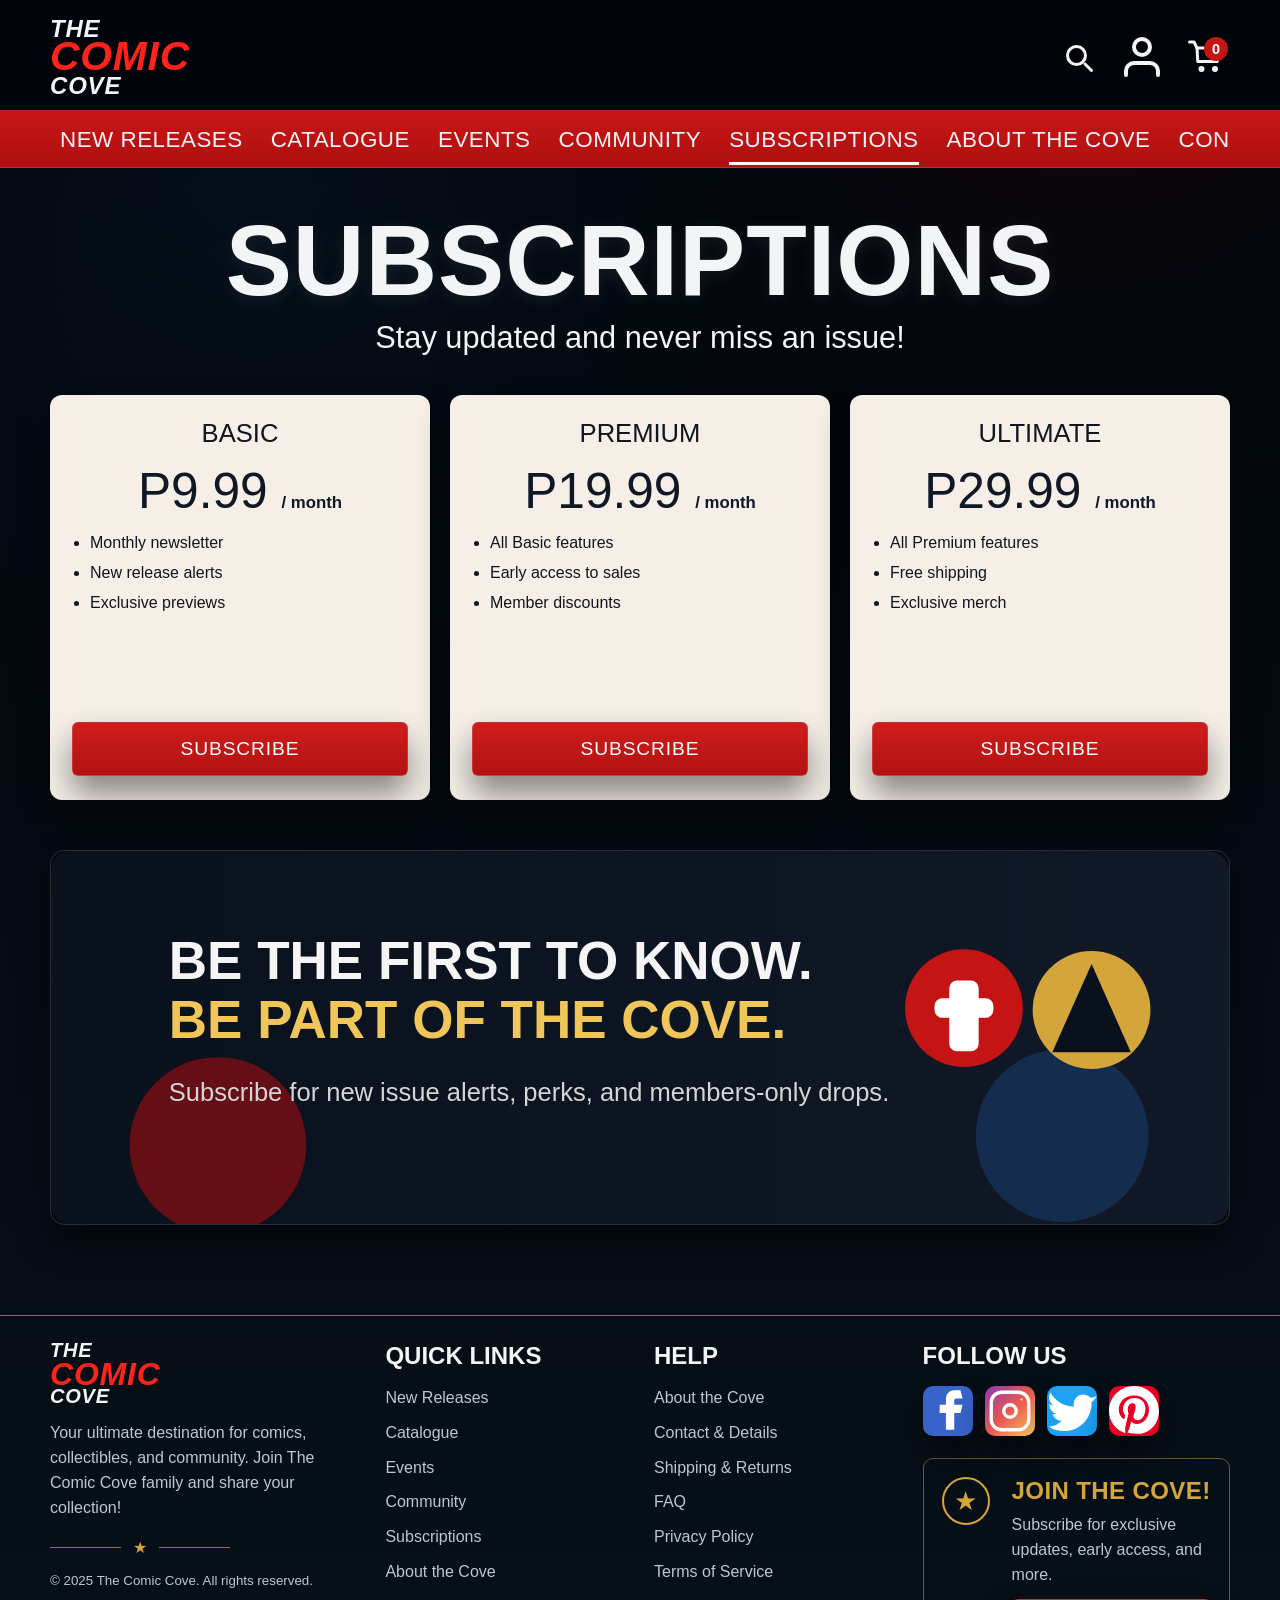
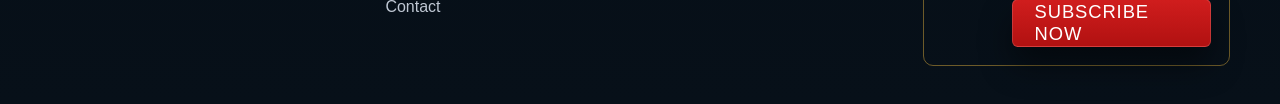
<file: subscription.html>
<!DOCTYPE html>
<html lang="en">
<head>
  <meta charset="UTF-8" />
  <meta name="viewport" content="width=device-width, initial-scale=1.0, viewport-fit=cover, user-scalable=yes, maximum-scale=5" />
  <title>Subscriptions | The Comic Cove</title>
  <link rel="stylesheet" href="assets/css/style.css" />
</head>
<body class="">
  
<header class="site-header">
  <div class="topbar container">
    <a class="logo" href="index.html"><span class="logo-top">THE</span><span class="logo-red">COMIC</span><span class="logo-bottom">COVE</span></a>
    <div class="header-icons">
      <button aria-label="Search" class="icon-btn search-btn">
        <svg xmlns="http://www.w3.org/2000/svg" viewBox="0 0 24 24" fill="none" stroke="currentColor" stroke-width="2" stroke-linecap="round" stroke-linejoin="round" aria-hidden="true" focusable="false">
          <circle cx="11" cy="11" r="6" />
          <line x1="21" y1="21" x2="16.65" y2="16.65" />
        </svg>
      </button>
      <a aria-label="Login" class="icon-link login-link" href="login.html">
        <svg xmlns="http://www.w3.org/2000/svg" viewBox="0 0 24 24" fill="none" stroke="currentColor" stroke-width="2" stroke-linecap="round" stroke-linejoin="round" aria-hidden="true" focusable="false">
          <path d="M20 21v-2a4 4 0 0 0-4-4H8a4 4 0 0 0-4 4v2" />
          <circle cx="12" cy="7" r="4" />
        </svg>
      </a>
      <button aria-label="Cart" class="icon-btn cart-btn cart-view-btn">
        <svg xmlns="http://www.w3.org/2000/svg" viewBox="0 0 24 24" fill="none" stroke="currentColor" stroke-width="2" stroke-linecap="round" stroke-linejoin="round" aria-hidden="true" focusable="false">
          <path d="M6 6h15l-1.5 9h-13z" />
          <path d="M6 6l-2-4H1" />
          <circle cx="9" cy="20" r="1" />
          <circle cx="18" cy="20" r="1" />
        </svg>
        <span class="cart-count">0</span>
      </button>
    </div>
  </div>
  <nav class="main-nav"><div class="container nav-inner"><a href="index.html" class="">NEW RELEASES</a>
<a href="catalogue.html" class="">CATALOGUE</a>
<a href="events.html" class="">EVENTS</a>
<a href="community.html" class="">COMMUNITY</a>
<a href="subscription.html" class="active">SUBSCRIPTIONS</a>
<a href="about-the-cove.html" class="">ABOUT THE COVE</a>
<a href="contact-details.html" class="">CONTACT</a></div></nav>
</header>

  <main class="page-shell">
    
<section class="container">
  <div class="center-copy">
    <h1 class="page-title">SUBSCRIPTIONS</h1>
    <p class="page-subtitle">Stay updated and never miss an issue!</p>
  </div>
  <div class="pricing-grid">
    <article class="plan">
      <div class="plan-head">BASIC</div>
      <div class="plan-price">P9.99 <span>/ month</span></div>
      <ul>
        <li>Monthly newsletter</li>
        <li>New release alerts</li>
        <li>Exclusive previews</li>
      </ul>
      <div class="btn-wrap"><button type="button" class="btn btn-small no-arrow" data-subscribe-plan="Basic">SUBSCRIBE</button></div>
    </article>
    <article class="plan">
      <div class="plan-head">PREMIUM</div>
      <div class="plan-price">P19.99 <span>/ month</span></div>
      <ul>
        <li>All Basic features</li>
        <li>Early access to sales</li>
        <li>Member discounts</li>
      </ul>
      <div class="btn-wrap"><button type="button" class="btn btn-small no-arrow" data-subscribe-plan="Premium">SUBSCRIBE</button></div>
    </article>
    <article class="plan">
      <div class="plan-head">ULTIMATE</div>
      <div class="plan-price">P29.99 <span>/ month</span></div>
      <ul>
        <li>All Premium features</li>
        <li>Free shipping</li>
        <li>Exclusive merch</li>
      </ul>
      <div class="btn-wrap"><button type="button" class="btn btn-small no-arrow" data-subscribe-plan="Ultimate">SUBSCRIBE</button></div>
    </article>
  </div>
  <p id="subscription-status" class="subscription-status" aria-live="polite"></p>
  <div class="feature-banner"><img src="assets/images/ui/subscription-banner.svg" alt="Subscription banner"></div>
</section>

  </main>
  
<footer class="site-footer">
  <div class="container footer-grid">
    <section>
      <a class="logo footer-logo" href="index.html"><span class="logo-top">THE</span><span class="logo-red">COMIC</span><span class="logo-bottom">COVE</span></a>
      <p>Your ultimate destination for comics, collectibles, and community. Join The Comic Cove family and share your collection!</p>
      <div class="mini-divider"><span>★</span></div>
      <small>© 2025 The Comic Cove. All rights reserved.</small>
    </section>
    <section>
      <h4>QUICK LINKS</h4>
      <ul>
        <li><a href="index.html">New Releases</a></li>
        <li><a href="catalogue.html">Catalogue</a></li>
        <li><a href="events.html">Events</a></li>
        <li><a href="community.html">Community</a></li>
        <li><a href="subscription.html">Subscriptions</a></li>
        <li><a href="about-the-cove.html">About the Cove</a></li>
        <li><a href="contact-details.html">Contact</a></li>
      </ul>
    </section>
    <section>
      <h4>HELP</h4>
      <ul>
        <li><a href="about-the-cove.html">About the Cove</a></li>
        <li><a href="contact-details.html">Contact &amp; Details</a></li>
        <li><a href="#">Shipping &amp; Returns</a></li>
        <li><a href="#">FAQ</a></li>
        <li><a href="#">Privacy Policy</a></li>
        <li><a href="#">Terms of Service</a></li>
      </ul>
    </section>
    <section>
      <h4>FOLLOW US</h4>
      <div class="socials">
        <a href="#" aria-label="Facebook">
          <svg xmlns="http://www.w3.org/2000/svg" viewBox="0 0 24 24" fill="currentColor" aria-hidden="true" focusable="false"><path d="M18 2h-3a4 4 0 00-4 4v3H8v4h3v8h4v-8h3l1-4h-4V7a1 1 0 011-1h3z"/></svg>
        </a>
        <a href="#" aria-label="Instagram">
          <svg xmlns="http://www.w3.org/2000/svg" viewBox="0 0 24 24" fill="none" stroke="currentColor" stroke-width="1.6" stroke-linecap="round" stroke-linejoin="round" aria-hidden="true" focusable="false"><rect x="3" y="3" width="18" height="18" rx="5"/><circle cx="12" cy="12" r="3"/><circle cx="17.5" cy="6.5" r="0.5" fill="currentColor" stroke="none"/></svg>
        </a>
        <a href="#" aria-label="Twitter">
          <svg xmlns="http://www.w3.org/2000/svg" viewBox="0 0 24 24" fill="currentColor" aria-hidden="true" focusable="false"><path d="M23.643 4.937c-.835.37-1.732.623-2.675.737a4.66 4.66 0 0 0-8.02 4.246A13.222 13.222 0 0 1 1.64 3.149a4.656 4.656 0 0 0 1.442 6.205c-.714-.023-1.387-.219-1.977-.547v.055c0 2.218 1.581 4.067 3.687 4.491a4.71 4.71 0 0 1-2.11.08c.597 1.863 2.33 3.22 4.382 3.259A9.373 9.373 0 0 1 .96 19.54a13.2 13.2 0 0 0 7.154 2.096c8.583 0 13.287-7.108 13.287-13.287 0-.202-.005-.404-.014-.605a9.48 9.48 0 0 0 2.339-2.413z"/></svg>
        </a>
        <a href="#" aria-label="Pinterest">
          <svg xmlns="http://www.w3.org/2000/svg" viewBox="0 0 24 24" fill="currentColor" aria-hidden="true" focusable="false"><path d="M12.004 0C5.374 0 0 5.373 0 12.004c0 4.99 3.29 9.255 7.876 10.63-.109-.903-.206-2.293.042-3.283.226-.969 1.456-6.182 1.456-6.182s-.37-.741-.370-1.835c0-1.718.997-3 2.238-3 1.055 0 1.564.79 1.564 1.738 0 1.058-.673 2.639-1.02 4.102-.29 1.23.614 2.234 1.826 2.234 2.192 0 3.874-2.31 3.874-5.645 0-2.949-2.12-5.012-5.154-5.012-3.51 0-5.596 2.637-5.596 5.362 0 1.056.406 2.19.915 2.807.101.123.116.23.084.354-.091.39-.297 1.23-.336 1.4-.05.228-.165.277-.382.167-1.42-.662-2.31-2.724-2.31-4.387 0-3.57 2.597-6.847 7.493-6.847 3.94 0 6.999 2.811 6.999 6.567 0 3.928-2.468 7.086-5.904 7.086-1.152 0-2.237-.597-2.606-1.305 0 0-.554 2.104-.69 2.708-.25.95-.74 1.9-1.19 2.645 1.06.326 2.184.502 3.35.502C18.633 24 24 18.627 24 12.004 24 5.373 18.63 0 12.004 0z"/></svg>
        </a>
      </div>
      <div class="subscribe-box">
        <div class="subscribe-icon">★</div>
        <div>
          <h5>JOIN THE COVE!</h5>
          <p>Subscribe for exclusive updates, early access, and more.</p>
          <a href="subscription.html" class="btn btn-small">SUBSCRIBE NOW</a>
        </div>
      </div>
    </section>
  </div>
</footer>

  <script src="assets/js/script.js"></script>
</body>
</html>
</file>
<file: assets/css/style.css>
/* ========== Variables & Base Styles ========== */
:root {
  --bg: #04080f;
  --bg2: #0b1220;
  --panel: #071019;
  --panel2: #0d1522;
  --red: #c51414;
  --red-dark: #9d0d0d;
  --gold: #d4a53a;
  --white: #f3f4f6;
  --muted: #bfc7d3;
  --line: rgba(212,165,58,.65);
  --border: rgba(255,255,255,.18);
  --shadow: 0 18px 32px rgba(0,0,0,.45);
}
* { box-sizing: border-box; }
html { scroll-behavior: smooth; text-size-adjust: 100%; }
body {
  margin: 0;
  color: var(--white);
  font-family: Arial, Helvetica, sans-serif;
  background:
    radial-gradient(circle at 20% 10%, rgba(14,49,90,.18), transparent 28%),
    radial-gradient(circle at 85% 0%, rgba(197,20,20,.08), transparent 18%),
    linear-gradient(180deg, #02050a 0%, #071019 100%);
  min-height: 100vh;
}
a { color: inherit; text-decoration: none; }
img { max-width: 100%; display: block; }
button, input, select, textarea { font: inherit; }
.container { width: min(1180px, calc(100% - 48px)); margin: 0 auto; }

/* ========== Header ========== */
.site-header { background: rgba(2,5,10,.92); backdrop-filter: blur(8px); position: sticky; top: 0; z-index: 20; }
.topbar { display: flex; align-items: center; justify-content: space-between; padding: 18px 0 14px; }
.logo { display: inline-grid; line-height: .88; font-weight: 900; letter-spacing: .8px; font-family: Impact, 'Arial Black', sans-serif; font-style: italic; }
.logo-top, .logo-bottom { color: var(--white); font-size: 1.5rem; }
.logo-red { color: #ff231a; font-size: 2.55rem; }
.footer-logo .logo-top, .footer-logo .logo-bottom { font-size: 1.25rem; }
.footer-logo .logo-red { font-size: 2rem; }
.header-icons { display: flex; align-items: center; gap: 16px; }
.header-icons button { width: 48px; height: 48px; border: 0; background: transparent; color: var(--white); font-size: 1.9rem; position: relative; cursor: pointer; display: grid; place-items: center; }
.header-icons .icon-btn img, .header-icons .icon-link img { width: 22px; height: 22px; }
.header-icons .icon-link { width: 48px; height: 48px; display: grid; place-items: center; color: inherit; }
.cart-count { position: absolute; top: 4px; right: 2px; width: 24px; height: 24px; border-radius: 50%; background: var(--red); color: #fff; font-size: .9rem; display: grid; place-items: center; font-weight: 700; }

/* ========== Navigation ========== */
.main-nav { background: linear-gradient(180deg, #c81616, #af1010); border-top: 1px solid rgba(255,255,255,.08); border-bottom: 1px solid rgba(255,255,255,.08); }
.nav-inner { display: flex; align-items: center; justify-content: space-between; gap: 8px; overflow-x: auto; }
.main-nav a { padding: 16px 10px 14px; white-space: nowrap; font-family: Impact, 'Arial Narrow Bold', sans-serif; letter-spacing: .5px; font-size: 1.4rem; position: relative; }
.main-nav a.active::after, .main-nav a:hover::after { content: ''; position: absolute; left: 10px; right: 10px; bottom: 2px; height: 3px; background: #fff; }

/* ========== Page Layout & Typography ========== */
.page-shell { padding: 46px 0 54px; }
.center-copy { text-align: center; max-width: 900px; margin: 0 auto 34px; }
.page-title { font-family: Impact, 'Arial Narrow Bold', sans-serif; font-size: clamp(3.6rem, 8vw, 6.2rem); line-height: .95; letter-spacing: 1px; margin: 0 0 8px; text-transform: uppercase; text-shadow: 0 4px 16px rgba(255,255,255,.08); }
.page-subtitle { color: var(--white); font-size: clamp(1.25rem, 2.4vw, 2rem); line-height: 1.45; margin: 0 auto; max-width: 720px; }
.section-divider { display: flex; align-items: center; justify-content: center; gap: 18px; margin: 26px auto 34px; max-width: 620px; color: var(--gold); }
.section-divider::before, .section-divider::after { content: ''; height: 1px; flex: 1; background: var(--line); }
.section-divider span { font-size: 1.35rem; }

/* ========== Buttons ========== */
.btn { display: inline-flex; align-items: center; justify-content: center; gap: 14px; min-height: 62px; padding: 0 34px; border-radius: 6px; background: linear-gradient(180deg, #d01d1d, #b11111); color: #fff; font-family: Impact, 'Arial Narrow Bold', sans-serif; letter-spacing: .9px; font-size: 1.55rem; border: 1px solid rgba(255,255,255,.14); box-shadow: var(--shadow); }
.btn::after { content: '›'; font-size: 1.7rem; }
.btn-small { min-height: 48px; padding: 0 22px; font-size: 1.15rem; }
.btn-small::after, .btn.no-arrow::after { content: ''; display:none; }

/* Disabled/disabled-looking buttons */
.btn.disabled, .btn[aria-disabled="true"] {
  opacity: 0.6;
  pointer-events: none;
  filter: grayscale(.15);
}

/* ========== Product Cards ========== */
.card-grid { display: grid; gap: 24px; }
.card-grid.products-3 { grid-template-columns: repeat(3, 1fr); }
.card-grid.products-2 { grid-template-columns: repeat(2, 1fr); }
.comic-thumb {
  border-radius: 8px;
  overflow: hidden;
  box-shadow: var(--shadow);
  border: 1px solid rgba(255,255,255,.16);
  background: rgba(0,0,0,.3);
  position: relative;

  /* Ensure the card always has a renderable size */
  aspect-ratio: 2 / 3;
}
.comic-thumb img {
  width: 100%;
  height: 100%;
  object-fit: cover;
  display: block;
}

/* Product meta overlay inside catalogue/new releases cards */


.product-meta {
  position: absolute;
  left: 0;
  right: 0;
  bottom: 0;
  padding: 10px 12px;
  background: linear-gradient(180deg, rgba(0,0,0,0) 0%, rgba(0,0,0,.72) 70%);
}
.product-title {
  font-family: Impact, 'Arial Narrow Bold', sans-serif;
  letter-spacing: .4px;
  font-size: 1.05rem;
  margin-bottom: 6px;
}
.product-row {
  display: flex;
  align-items: center;
  justify-content: space-between;
  gap: 10px;
}
.product-price {
  font-weight: 800;
  color: var(--gold);
  text-shadow: 0 2px 10px rgba(0,0,0,.45);
}
.center-cta { text-align: center; margin-top: 28px; }

/* ========== Catalogue & Filters ========== */
.catalogue-layout { display: grid; grid-template-columns: 280px 1fr; gap: 28px; align-items: start; }
.filters { background: linear-gradient(180deg, rgba(8,15,25,.85), rgba(5,9,15,.85)); border: 1px solid rgba(255,255,255,.18); border-radius: 10px; padding: 28px; position: sticky; top: 156px; }
.filters h2, .filters h3 { margin: 0 0 18px; font-family: Impact, 'Arial Narrow Bold', sans-serif; font-size: 2.1rem; letter-spacing: .5px; }
.filters h3 { font-size: 1.5rem; margin-top: 24px; }
.filters .group { padding-bottom: 22px; border-bottom: 1px solid var(--line); margin-bottom: 22px; }
.filters label { display: flex; gap: 12px; align-items: center; font-size: 1.05rem; color: var(--white); margin: 12px 0; }
.filters input[type="checkbox"] { width: 22px; height: 22px; accent-color: var(--red); }
.price-range { display: flex; justify-content: space-between; gap: 12px; margin-bottom: 14px; }
.price-badge { flex: 1; background: rgba(255,255,255,.06); border: 1px solid rgba(255,255,255,.2); border-radius: 6px; padding: 12px 10px; text-align: center; font-weight: 700; }
.range-line { margin: 16px 0 28px; height: 4px; border-radius: 999px; background: linear-gradient(90deg, var(--red), var(--gold)); position: relative; }
.range-line::before, .range-line::after { content: ''; position: absolute; top: 50%; width: 22px; height: 22px; border-radius: 50%; border: 2px solid #fff; background: var(--red); transform: translateY(-50%); }
.range-line::before { left: 0; }
.range-line::after { right: 0; }
.catalogue-head { display: flex; justify-content: flex-end; align-items: center; gap: 18px; margin-bottom: 18px; }
.catalogue-head label { font-size: 1.25rem; }
.catalogue-head select { min-width: 180px; background: rgba(8,15,25,.85); color: var(--white); border: 1px solid rgba(255,255,255,.18); border-radius: 6px; padding: 12px 16px; }
.catalogue-grid { display: grid; grid-template-columns: repeat(3, 1fr); gap: 18px; }

/* ========== Events & Community ========== */
.events-wrap { max-width: 980px; margin: 0 auto; }
.tabs { display: inline-flex; background: rgba(255,255,255,.04); border: 1px solid rgba(255,255,255,.14); border-radius: 8px; overflow: hidden; margin-bottom: 24px; }
.tab { background: transparent; color: var(--white); border: 0; padding: 14px 24px; font-family: Impact, 'Arial Narrow Bold', sans-serif; font-size: 1.1rem; letter-spacing: .5px; cursor: pointer; }
.tab.active { background: linear-gradient(180deg, #c81616, #a90d0d); }
.event-card { display: grid; grid-template-columns: 120px 1fr; gap: 20px; padding: 18px; border-radius: 10px; border: 1px solid rgba(255,255,255,.18); background: linear-gradient(180deg, rgba(14,18,28,.88), rgba(7,13,21,.88)); margin-bottom: 18px; box-shadow: var(--shadow); }
.event-date { display: grid; place-items: center; background: linear-gradient(180deg, #d52222, #a90d0d); border-radius: 8px; text-align: center; font-family: Impact, 'Arial Narrow Bold', sans-serif; }
.event-date small { display: block; font-size: 1.45rem; letter-spacing: .7px; padding-top: 14px; }
.event-date strong { display: block; font-size: 4rem; line-height: .9; padding-bottom: 14px; }
.event-meta h3 { margin: 4px 0 10px; font-family: Impact, 'Arial Narrow Bold', sans-serif; font-size: 1.8rem; }
.event-meta p { margin: 7px 0; color: var(--muted); }
.event-meta .dot::before { content: '•'; color: var(--gold); margin-right: 8px; }

.community-stack { max-width: 900px; margin: 0 auto; display: grid; gap: 18px; }
.community-card { display: grid; grid-template-columns: 112px 1fr; gap: 22px; align-items: center; padding: 22px; border-radius: 12px; background: linear-gradient(180deg, rgba(18,24,36,.94), rgba(8,13,21,.92)); border: 1px solid rgba(255,255,255,.16); box-shadow: var(--shadow); }
.community-card img { width: 92px; height: 92px; }
.community-card h3 { margin: 0 0 8px; font-family: Impact, 'Arial Narrow Bold', sans-serif; font-size: 1.8rem; }
.community-card p { margin: 0 0 14px; color: var(--muted); }
/* ========== Pricing & Feature Blocks ========== */
.pricing-grid { display: grid; grid-template-columns: repeat(3, 1fr); gap: 20px; margin: 10px 0 26px; }
.plan { background: #f5efe8; color: #12151c; border-radius: 12px; overflow: hidden; box-shadow: var(--shadow); }
.plan-head { padding: 24px 22px 14px; text-align: center; font-family: Impact, 'Arial Narrow Bold', sans-serif; font-size: 1.6rem; }
.plan-price { text-align: center; font-family: Impact, 'Arial Narrow Bold', sans-serif; font-size: 3.1rem; color: #101826; }
.plan-price span { font-size: 1.05rem; font-family: Arial, Helvetica, sans-serif; font-weight: 700; }
.plan ul { margin: 14px 0 0; padding: 0 24px 10px 40px; min-height: 170px; }
.plan li { margin: 12px 0; }
.plan .btn-wrap { padding: 18px 22px 24px; }
.plan .btn { width: 100%; min-height: 54px; font-size: 1.2rem; }
.subscription-status { margin: 0; min-height: 24px; text-align: center; color: var(--white); font-weight: 600; }
.feature-banner { border-radius: 14px; overflow: hidden; border: 1px solid rgba(255,255,255,.14); box-shadow: var(--shadow); }
/* ========== About & Story Sections ========== */
.about-grid { display: grid; grid-template-columns: 1.2fr .9fr; gap: 26px; align-items: start; }
.feature-panel { background: linear-gradient(180deg, rgba(14,20,31,.95), rgba(7,13,21,.92)); border-radius: 12px; border: 1px solid rgba(255,255,255,.16); overflow: hidden; box-shadow: var(--shadow); }
.feature-panel img { width: 100%; }
.feature-panel .content { padding: 22px; }
.story-box { display: flex; gap: 16px; align-items: flex-start; padding: 18px 22px; border-top: 1px solid rgba(255,255,255,.08); }
.story-icon { width: 54px; height: 54px; border-radius: 50%; display: grid; place-items: center; background: rgba(212,165,58,.18); color: var(--gold); font-size: 1.6rem; }
.story-box h3 { margin: 2px 0 10px; font-family: Impact, 'Arial Narrow Bold', sans-serif; font-size: 1.55rem; }
.story-box p { margin: 0; color: var(--muted); }

.contact-grid { display: grid; grid-template-columns: .9fr 1.1fr; gap: 24px; align-items: start; }
.contact-panel, .form-panel { background: linear-gradient(180deg, rgba(14,20,31,.95), rgba(7,13,21,.92)); border-radius: 12px; border: 1px solid rgba(255,255,255,.16); overflow: hidden; box-shadow: var(--shadow); }
.panel-pad { padding: 24px; }
.info-list { display: grid; gap: 14px; margin-bottom: 28px; }
.info-item { display: grid; grid-template-columns: 24px 1fr; gap: 12px; color: var(--muted); align-items: start; }
.info-icon { width: 24px; height: 24px; display: inline-flex; align-items: center; justify-content: center; color: var(--gold); flex-shrink: 0; margin-top: 2px; }
.info-icon svg { width: 100%; height: 100%; fill: currentColor; }
.hours p { margin: 8px 0; color: var(--muted); }
.form-title { font-family: Impact, 'Arial Narrow Bold', sans-serif; font-size: 1.55rem; margin: 0 0 14px; }
.field { margin-bottom: 14px; }
.field input, .field textarea { width: 100%; background: rgba(255,255,255,.05); border: 1px solid rgba(255,255,255,.18); border-radius: 6px; padding: 14px 14px; color: var(--white); }
.field textarea { min-height: 140px; resize: vertical; }
.form-panel .btn { margin-top: 8px; }
.contact-map { width: 100%; min-height: 280px; border-top: 1px solid rgba(255,255,255,.08); }
.contact-map iframe { width: 100%; height: 280px; border: 0; display: block; }
.form-status { margin-top: 12px; padding: 12px 14px; border-radius: 6px; font-size: .98rem; line-height: 1.5; min-height: 48px; }
.form-status.success { background: rgba(16, 124, 64, .18); border: 1px solid rgba(101, 228, 142, .42); color: #dfffe9; }
.form-status.error { background: rgba(176, 27, 27, .18); border: 1px solid rgba(255, 115, 115, .42); color: #ffe9e9; }
/* ========== Footer ========== */
.site-footer { margin-top: 36px; padding: 26px 0 38px; border-top: 1px solid var(--line); }
.footer-grid { display: grid; grid-template-columns: 1.15fr .9fr .9fr 1.15fr; gap: 28px; }
.site-footer h4 { margin: 0 0 16px; font-family: Impact, 'Arial Narrow Bold', sans-serif; font-size: 1.5rem; }
.site-footer p, .site-footer small, .site-footer li { color: var(--muted); line-height: 1.55; }
.site-footer ul { list-style: none; margin: 0; padding: 0; }
.site-footer li { margin: 10px 0; }
.socials { display: flex; gap: 12px; margin-bottom: 22px; }
.socials a { width: 50px; height: 50px; display: grid; place-items: center; border-radius: 10px; font-weight: 700; font-size: 1.7rem; color: #fff; box-shadow: var(--shadow); }
.socials a:nth-child(1) { background:#3864c9; }
.socials a:nth-child(2) { background: linear-gradient(135deg, #8a3ab9, #e95950, #fccc63); }
.socials a:nth-child(3) { background:#1DA1F2; }
.socials a:nth-child(4) { background:#E60023; }
.subscribe-box { border: 1px solid rgba(212,165,58,.5); border-radius: 10px; padding: 18px; display: grid; grid-template-columns: 56px 1fr; gap: 14px; align-items: start; }
.subscribe-icon { width: 48px; height: 48px; border-radius: 50%; border: 2px solid var(--gold); color: var(--gold); display: grid; place-items: center; font-size: 1.6rem; }
.subscribe-box h5 { margin: 0 0 8px; color: var(--gold); font-family: Impact, 'Arial Narrow Bold', sans-serif; font-size: 1.5rem; letter-spacing: .4px; }
.subscribe-box p { margin: 0 0 12px; }
.mini-divider { color: var(--gold); display: flex; align-items: center; gap: 12px; margin: 18px 0 14px; max-width: 180px; }
.mini-divider::before, .mini-divider::after { content: ''; height: 1px; flex: 1; background: var(--line); }
/* ========== Responsive Styles ========== */
@media (max-width: 1100px) {
  .card-grid.products-3, .catalogue-grid, .pricing-grid, .footer-grid { grid-template-columns: repeat(2, 1fr); }
  .about-grid, .contact-grid, .catalogue-layout { grid-template-columns: 1fr; }
  .filters { position: static; }
}
@media (max-width: 720px) {
  .container { width: min(100% - 26px, 1180px); }
  .topbar { padding: 14px 0 12px; }
  .logo-top, .logo-bottom { font-size: 1.05rem; }
  .logo-red { font-size: 1.95rem; }
  .header-icons { gap: 8px; }
  .header-icons button { width: 40px; height: 40px; font-size: 1.55rem; }
  .main-nav a { font-size: 1rem; padding: 14px 8px 12px; }
  .page-shell { padding-top: 32px; }
  .card-grid.products-3, .catalogue-grid, .pricing-grid, .footer-grid, .card-grid.products-2, .contact-grid { grid-template-columns: 1fr; }
  .event-card, .community-card { grid-template-columns: 1fr; }
  .community-card img { width: 80px; height: 80px; }
  .catalogue-head { justify-content: flex-start; flex-wrap: wrap; }
}
</file>
